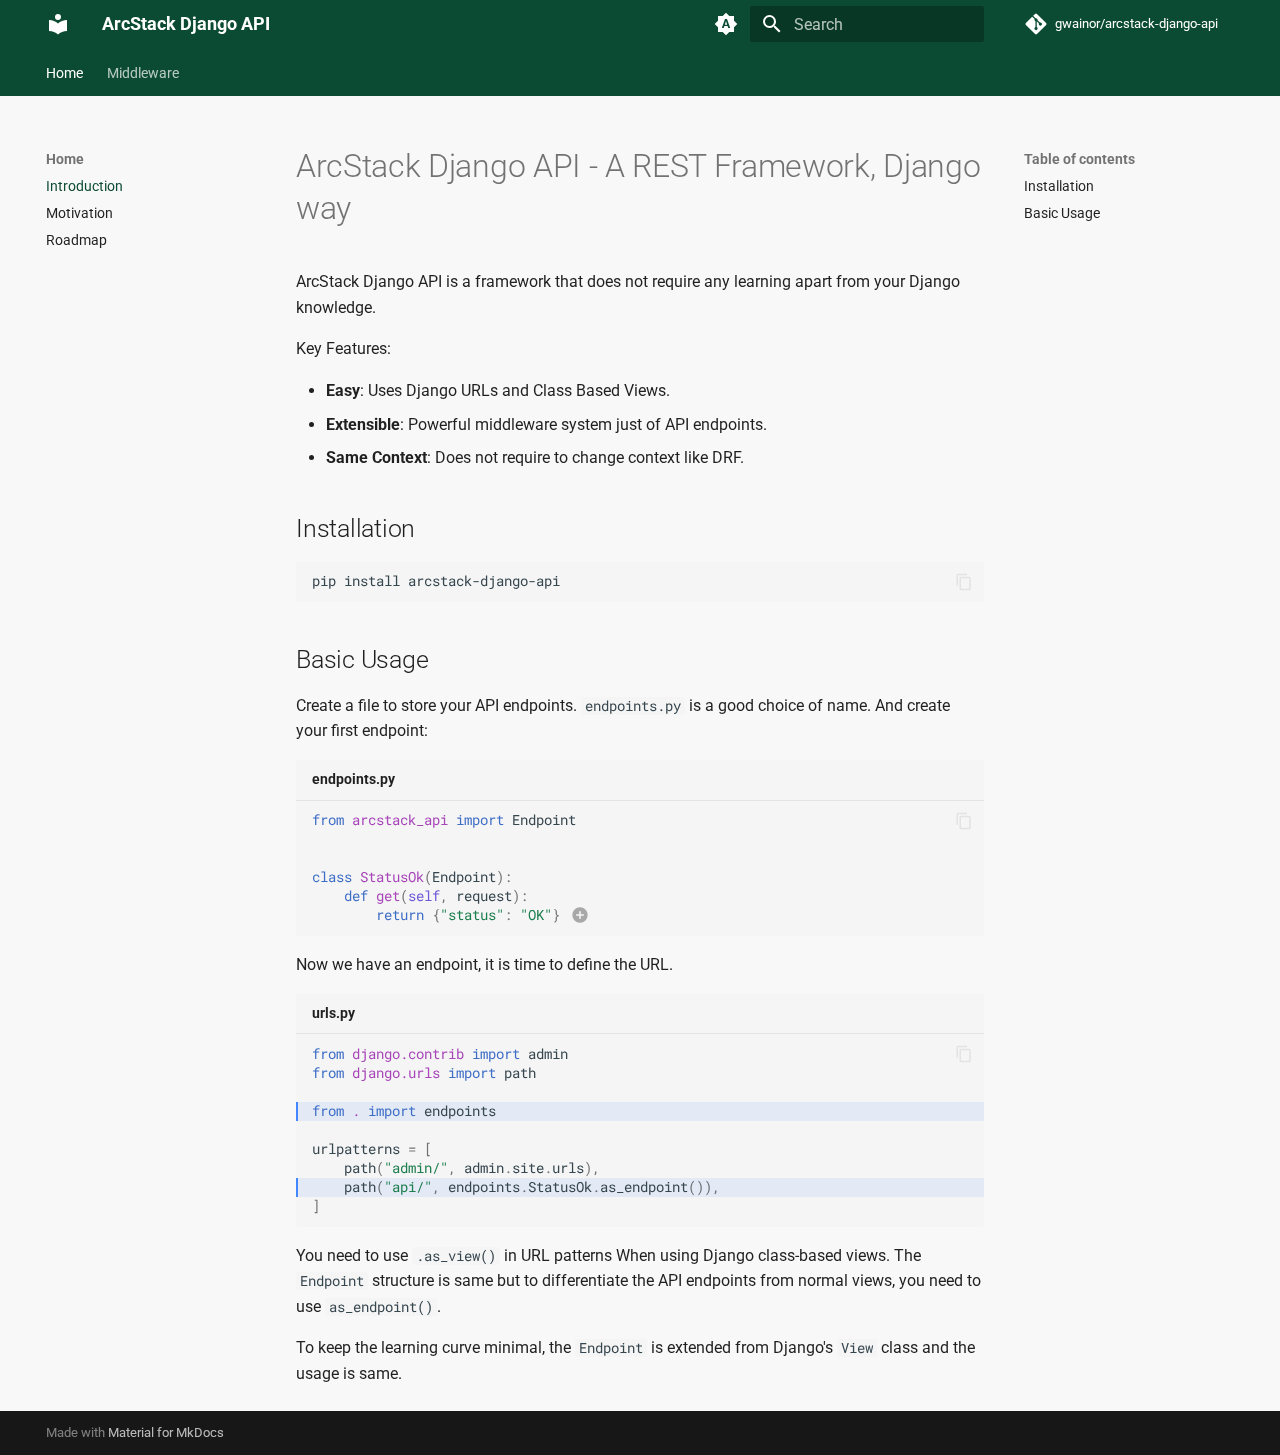
<file: index.html>
<!doctype html>
<html lang="en" class="no-js">
  <head>
    
      <meta charset="utf-8">
      <meta name="viewport" content="width=device-width,initial-scale=1">
      
      
      
        <link rel="canonical" href="https://gwainor.github.io/arcstack-django-api/">
      
      
      
        <link rel="next" href="motivation/">
      
      
      <link rel="icon" href="assets/images/favicon.png">
      <meta name="generator" content="mkdocs-1.6.1, mkdocs-material-9.6.5">
    
    
      
        <title>Introduction - ArcStack Django API</title>
      
    
    
      <link rel="stylesheet" href="assets/stylesheets/main.8608ea7d.min.css">
      
        
        <link rel="stylesheet" href="assets/stylesheets/palette.06af60db.min.css">
      
      


    
    
      
    
    
      
        
        
        <link rel="preconnect" href="https://fonts.gstatic.com" crossorigin>
        <link rel="stylesheet" href="https://fonts.googleapis.com/css?family=Roboto:300,300i,400,400i,700,700i%7CRoboto+Mono:400,400i,700,700i&display=fallback">
        <style>:root{--md-text-font:"Roboto";--md-code-font:"Roboto Mono"}</style>
      
    
    
      <link rel="stylesheet" href="stylesheets/extra.css">
    
    <script>__md_scope=new URL(".",location),__md_hash=e=>[...e].reduce(((e,_)=>(e<<5)-e+_.charCodeAt(0)),0),__md_get=(e,_=localStorage,t=__md_scope)=>JSON.parse(_.getItem(t.pathname+"."+e)),__md_set=(e,_,t=localStorage,a=__md_scope)=>{try{t.setItem(a.pathname+"."+e,JSON.stringify(_))}catch(e){}}</script>
    
      
  


  
  

<script id="__analytics">function __md_analytics(){function e(){dataLayer.push(arguments)}window.dataLayer=window.dataLayer||[],e("js",new Date),e("config","G-VQK6NJJKFW"),document.addEventListener("DOMContentLoaded",(function(){document.forms.search&&document.forms.search.query.addEventListener("blur",(function(){this.value&&e("event","search",{search_term:this.value})}));document$.subscribe((function(){var t=document.forms.feedback;if(void 0!==t)for(var a of t.querySelectorAll("[type=submit]"))a.addEventListener("click",(function(a){a.preventDefault();var n=document.location.pathname,d=this.getAttribute("data-md-value");e("event","feedback",{page:n,data:d}),t.firstElementChild.disabled=!0;var r=t.querySelector(".md-feedback__note [data-md-value='"+d+"']");r&&(r.hidden=!1)})),t.hidden=!1})),location$.subscribe((function(t){e("config","G-VQK6NJJKFW",{page_path:t.pathname})}))}));var t=document.createElement("script");t.async=!0,t.src="https://www.googletagmanager.com/gtag/js?id=G-VQK6NJJKFW",document.getElementById("__analytics").insertAdjacentElement("afterEnd",t)}</script>
  
    <script>"undefined"!=typeof __md_analytics&&__md_analytics()</script>
  

    
    
    
  </head>
  
  
    
    
      
    
    
    
    
    <body dir="ltr" data-md-color-scheme="default" data-md-color-primary="custom" data-md-color-accent="indigo">
  
    
    <input class="md-toggle" data-md-toggle="drawer" type="checkbox" id="__drawer" autocomplete="off">
    <input class="md-toggle" data-md-toggle="search" type="checkbox" id="__search" autocomplete="off">
    <label class="md-overlay" for="__drawer"></label>
    <div data-md-component="skip">
      
        
        <a href="#arcstack-django-api-a-rest-framework-django-way" class="md-skip">
          Skip to content
        </a>
      
    </div>
    <div data-md-component="announce">
      
    </div>
    
    
      

<header class="md-header" data-md-component="header">
  <nav class="md-header__inner md-grid" aria-label="Header">
    <a href="." title="ArcStack Django API" class="md-header__button md-logo" aria-label="ArcStack Django API" data-md-component="logo">
      
  
  <svg xmlns="http://www.w3.org/2000/svg" viewBox="0 0 24 24"><path d="M12 8a3 3 0 0 0 3-3 3 3 0 0 0-3-3 3 3 0 0 0-3 3 3 3 0 0 0 3 3m0 3.54C9.64 9.35 6.5 8 3 8v11c3.5 0 6.64 1.35 9 3.54 2.36-2.19 5.5-3.54 9-3.54V8c-3.5 0-6.64 1.35-9 3.54"/></svg>

    </a>
    <label class="md-header__button md-icon" for="__drawer">
      
      <svg xmlns="http://www.w3.org/2000/svg" viewBox="0 0 24 24"><path d="M3 6h18v2H3zm0 5h18v2H3zm0 5h18v2H3z"/></svg>
    </label>
    <div class="md-header__title" data-md-component="header-title">
      <div class="md-header__ellipsis">
        <div class="md-header__topic">
          <span class="md-ellipsis">
            ArcStack Django API
          </span>
        </div>
        <div class="md-header__topic" data-md-component="header-topic">
          <span class="md-ellipsis">
            
              Introduction
            
          </span>
        </div>
      </div>
    </div>
    
      
        <form class="md-header__option" data-md-component="palette">
  
    
    
    
    <input class="md-option" data-md-color-media="(prefers-color-scheme)" data-md-color-scheme="default" data-md-color-primary="custom" data-md-color-accent="indigo"  aria-label="Switch to light mode"  type="radio" name="__palette" id="__palette_0">
    
      <label class="md-header__button md-icon" title="Switch to light mode" for="__palette_1" hidden>
        <svg xmlns="http://www.w3.org/2000/svg" viewBox="0 0 24 24"><path d="m14.3 16-.7-2h-3.2l-.7 2H7.8L11 7h2l3.2 9zM20 8.69V4h-4.69L12 .69 8.69 4H4v4.69L.69 12 4 15.31V20h4.69L12 23.31 15.31 20H20v-4.69L23.31 12zm-9.15 3.96h2.3L12 9z"/></svg>
      </label>
    
  
    
    
    
    <input class="md-option" data-md-color-media="(prefers-color-scheme: light)" data-md-color-scheme="default" data-md-color-primary="custom" data-md-color-accent="indigo"  aria-label="Switch to dark mode"  type="radio" name="__palette" id="__palette_1">
    
      <label class="md-header__button md-icon" title="Switch to dark mode" for="__palette_2" hidden>
        <svg xmlns="http://www.w3.org/2000/svg" viewBox="0 0 24 24"><path d="m17.75 4.09-2.53 1.94.91 3.06-2.63-1.81-2.63 1.81.91-3.06-2.53-1.94L12.44 4l1.06-3 1.06 3zm3.5 6.91-1.64 1.25.59 1.98-1.7-1.17-1.7 1.17.59-1.98L15.75 11l2.06-.05L18.5 9l.69 1.95zm-2.28 4.95c.83-.08 1.72 1.1 1.19 1.85-.32.45-.66.87-1.08 1.27C15.17 23 8.84 23 4.94 19.07c-3.91-3.9-3.91-10.24 0-14.14.4-.4.82-.76 1.27-1.08.75-.53 1.93.36 1.85 1.19-.27 2.86.69 5.83 2.89 8.02a9.96 9.96 0 0 0 8.02 2.89m-1.64 2.02a12.08 12.08 0 0 1-7.8-3.47c-2.17-2.19-3.33-5-3.49-7.82-2.81 3.14-2.7 7.96.31 10.98 3.02 3.01 7.84 3.12 10.98.31"/></svg>
      </label>
    
  
    
    
    
    <input class="md-option" data-md-color-media="(prefers-color-scheme: dark)" data-md-color-scheme="slate" data-md-color-primary="custom" data-md-color-accent="indigo"  aria-label="Switch to light mode"  type="radio" name="__palette" id="__palette_2">
    
      <label class="md-header__button md-icon" title="Switch to light mode" for="__palette_0" hidden>
        <svg xmlns="http://www.w3.org/2000/svg" viewBox="0 0 24 24"><path d="M12 7a5 5 0 0 1 5 5 5 5 0 0 1-5 5 5 5 0 0 1-5-5 5 5 0 0 1 5-5m0 2a3 3 0 0 0-3 3 3 3 0 0 0 3 3 3 3 0 0 0 3-3 3 3 0 0 0-3-3m0-7 2.39 3.42C13.65 5.15 12.84 5 12 5s-1.65.15-2.39.42zM3.34 7l4.16-.35A7.2 7.2 0 0 0 5.94 8.5c-.44.74-.69 1.5-.83 2.29zm.02 10 1.76-3.77a7.131 7.131 0 0 0 2.38 4.14zM20.65 7l-1.77 3.79a7.02 7.02 0 0 0-2.38-4.15zm-.01 10-4.14.36c.59-.51 1.12-1.14 1.54-1.86.42-.73.69-1.5.83-2.29zM12 22l-2.41-3.44c.74.27 1.55.44 2.41.44.82 0 1.63-.17 2.37-.44z"/></svg>
      </label>
    
  
</form>
      
    
    
      <script>var palette=__md_get("__palette");if(palette&&palette.color){if("(prefers-color-scheme)"===palette.color.media){var media=matchMedia("(prefers-color-scheme: light)"),input=document.querySelector(media.matches?"[data-md-color-media='(prefers-color-scheme: light)']":"[data-md-color-media='(prefers-color-scheme: dark)']");palette.color.media=input.getAttribute("data-md-color-media"),palette.color.scheme=input.getAttribute("data-md-color-scheme"),palette.color.primary=input.getAttribute("data-md-color-primary"),palette.color.accent=input.getAttribute("data-md-color-accent")}for(var[key,value]of Object.entries(palette.color))document.body.setAttribute("data-md-color-"+key,value)}</script>
    
    
    
      <label class="md-header__button md-icon" for="__search">
        
        <svg xmlns="http://www.w3.org/2000/svg" viewBox="0 0 24 24"><path d="M9.5 3A6.5 6.5 0 0 1 16 9.5c0 1.61-.59 3.09-1.56 4.23l.27.27h.79l5 5-1.5 1.5-5-5v-.79l-.27-.27A6.52 6.52 0 0 1 9.5 16 6.5 6.5 0 0 1 3 9.5 6.5 6.5 0 0 1 9.5 3m0 2C7 5 5 7 5 9.5S7 14 9.5 14 14 12 14 9.5 12 5 9.5 5"/></svg>
      </label>
      <div class="md-search" data-md-component="search" role="dialog">
  <label class="md-search__overlay" for="__search"></label>
  <div class="md-search__inner" role="search">
    <form class="md-search__form" name="search">
      <input type="text" class="md-search__input" name="query" aria-label="Search" placeholder="Search" autocapitalize="off" autocorrect="off" autocomplete="off" spellcheck="false" data-md-component="search-query" required>
      <label class="md-search__icon md-icon" for="__search">
        
        <svg xmlns="http://www.w3.org/2000/svg" viewBox="0 0 24 24"><path d="M9.5 3A6.5 6.5 0 0 1 16 9.5c0 1.61-.59 3.09-1.56 4.23l.27.27h.79l5 5-1.5 1.5-5-5v-.79l-.27-.27A6.52 6.52 0 0 1 9.5 16 6.5 6.5 0 0 1 3 9.5 6.5 6.5 0 0 1 9.5 3m0 2C7 5 5 7 5 9.5S7 14 9.5 14 14 12 14 9.5 12 5 9.5 5"/></svg>
        
        <svg xmlns="http://www.w3.org/2000/svg" viewBox="0 0 24 24"><path d="M20 11v2H8l5.5 5.5-1.42 1.42L4.16 12l7.92-7.92L13.5 5.5 8 11z"/></svg>
      </label>
      <nav class="md-search__options" aria-label="Search">
        
        <button type="reset" class="md-search__icon md-icon" title="Clear" aria-label="Clear" tabindex="-1">
          
          <svg xmlns="http://www.w3.org/2000/svg" viewBox="0 0 24 24"><path d="M19 6.41 17.59 5 12 10.59 6.41 5 5 6.41 10.59 12 5 17.59 6.41 19 12 13.41 17.59 19 19 17.59 13.41 12z"/></svg>
        </button>
      </nav>
      
    </form>
    <div class="md-search__output">
      <div class="md-search__scrollwrap" tabindex="0" data-md-scrollfix>
        <div class="md-search-result" data-md-component="search-result">
          <div class="md-search-result__meta">
            Initializing search
          </div>
          <ol class="md-search-result__list" role="presentation"></ol>
        </div>
      </div>
    </div>
  </div>
</div>
    
    
      <div class="md-header__source">
        <a href="https://github.com/gwainor/arcstack-django-api" title="Go to repository" class="md-source" data-md-component="source">
  <div class="md-source__icon md-icon">
    
    <svg xmlns="http://www.w3.org/2000/svg" viewBox="0 0 448 512"><!--! Font Awesome Free 6.7.2 by @fontawesome - https://fontawesome.com License - https://fontawesome.com/license/free (Icons: CC BY 4.0, Fonts: SIL OFL 1.1, Code: MIT License) Copyright 2024 Fonticons, Inc.--><path d="M439.55 236.05 244 40.45a28.87 28.87 0 0 0-40.81 0l-40.66 40.63 51.52 51.52c27.06-9.14 52.68 16.77 43.39 43.68l49.66 49.66c34.23-11.8 61.18 31 35.47 56.69-26.49 26.49-70.21-2.87-56-37.34L240.22 199v121.85c25.3 12.54 22.26 41.85 9.08 55a34.34 34.34 0 0 1-48.55 0c-17.57-17.6-11.07-46.91 11.25-56v-123c-20.8-8.51-24.6-30.74-18.64-45L142.57 101 8.45 235.14a28.86 28.86 0 0 0 0 40.81l195.61 195.6a28.86 28.86 0 0 0 40.8 0l194.69-194.69a28.86 28.86 0 0 0 0-40.81"/></svg>
  </div>
  <div class="md-source__repository">
    gwainor/arcstack-django-api
  </div>
</a>
      </div>
    
  </nav>
  
</header>
    
    <div class="md-container" data-md-component="container">
      
      
        
          
            
<nav class="md-tabs" aria-label="Tabs" data-md-component="tabs">
  <div class="md-grid">
    <ul class="md-tabs__list">
      
        
  
  
    
  
  
    
    
      <li class="md-tabs__item md-tabs__item--active">
        <a href="." class="md-tabs__link">
          
  
  Home

        </a>
      </li>
    
  

      
        
  
  
  
    
    
      <li class="md-tabs__item">
        <a href="middleware/" class="md-tabs__link">
          
  
  Middleware

        </a>
      </li>
    
  

      
    </ul>
  </div>
</nav>
          
        
      
      <main class="md-main" data-md-component="main">
        <div class="md-main__inner md-grid">
          
            
              
              <div class="md-sidebar md-sidebar--primary" data-md-component="sidebar" data-md-type="navigation" >
                <div class="md-sidebar__scrollwrap">
                  <div class="md-sidebar__inner">
                    


  


<nav class="md-nav md-nav--primary md-nav--lifted" aria-label="Navigation" data-md-level="0">
  <label class="md-nav__title" for="__drawer">
    <a href="." title="ArcStack Django API" class="md-nav__button md-logo" aria-label="ArcStack Django API" data-md-component="logo">
      
  
  <svg xmlns="http://www.w3.org/2000/svg" viewBox="0 0 24 24"><path d="M12 8a3 3 0 0 0 3-3 3 3 0 0 0-3-3 3 3 0 0 0-3 3 3 3 0 0 0 3 3m0 3.54C9.64 9.35 6.5 8 3 8v11c3.5 0 6.64 1.35 9 3.54 2.36-2.19 5.5-3.54 9-3.54V8c-3.5 0-6.64 1.35-9 3.54"/></svg>

    </a>
    ArcStack Django API
  </label>
  
    <div class="md-nav__source">
      <a href="https://github.com/gwainor/arcstack-django-api" title="Go to repository" class="md-source" data-md-component="source">
  <div class="md-source__icon md-icon">
    
    <svg xmlns="http://www.w3.org/2000/svg" viewBox="0 0 448 512"><!--! Font Awesome Free 6.7.2 by @fontawesome - https://fontawesome.com License - https://fontawesome.com/license/free (Icons: CC BY 4.0, Fonts: SIL OFL 1.1, Code: MIT License) Copyright 2024 Fonticons, Inc.--><path d="M439.55 236.05 244 40.45a28.87 28.87 0 0 0-40.81 0l-40.66 40.63 51.52 51.52c27.06-9.14 52.68 16.77 43.39 43.68l49.66 49.66c34.23-11.8 61.18 31 35.47 56.69-26.49 26.49-70.21-2.87-56-37.34L240.22 199v121.85c25.3 12.54 22.26 41.85 9.08 55a34.34 34.34 0 0 1-48.55 0c-17.57-17.6-11.07-46.91 11.25-56v-123c-20.8-8.51-24.6-30.74-18.64-45L142.57 101 8.45 235.14a28.86 28.86 0 0 0 0 40.81l195.61 195.6a28.86 28.86 0 0 0 40.8 0l194.69-194.69a28.86 28.86 0 0 0 0-40.81"/></svg>
  </div>
  <div class="md-source__repository">
    gwainor/arcstack-django-api
  </div>
</a>
    </div>
  
  <ul class="md-nav__list" data-md-scrollfix>
    
      
      
  
  
    
  
  
  
    
    
    
      
        
        
      
      
    
    
    <li class="md-nav__item md-nav__item--active md-nav__item--section md-nav__item--nested">
      
        
        
        <input class="md-nav__toggle md-toggle " type="checkbox" id="__nav_1" checked>
        
          
          <label class="md-nav__link" for="__nav_1" id="__nav_1_label" tabindex="">
            
  
  <span class="md-ellipsis">
    Home
    
  </span>
  

            <span class="md-nav__icon md-icon"></span>
          </label>
        
        <nav class="md-nav" data-md-level="1" aria-labelledby="__nav_1_label" aria-expanded="true">
          <label class="md-nav__title" for="__nav_1">
            <span class="md-nav__icon md-icon"></span>
            Home
          </label>
          <ul class="md-nav__list" data-md-scrollfix>
            
              
                
  
  
    
  
  
  
    <li class="md-nav__item md-nav__item--active">
      
      <input class="md-nav__toggle md-toggle" type="checkbox" id="__toc">
      
      
        
      
      
        <label class="md-nav__link md-nav__link--active" for="__toc">
          
  
  <span class="md-ellipsis">
    Introduction
    
  </span>
  

          <span class="md-nav__icon md-icon"></span>
        </label>
      
      <a href="." class="md-nav__link md-nav__link--active">
        
  
  <span class="md-ellipsis">
    Introduction
    
  </span>
  

      </a>
      
        

<nav class="md-nav md-nav--secondary" aria-label="Table of contents">
  
  
  
    
  
  
    <label class="md-nav__title" for="__toc">
      <span class="md-nav__icon md-icon"></span>
      Table of contents
    </label>
    <ul class="md-nav__list" data-md-component="toc" data-md-scrollfix>
      
        <li class="md-nav__item">
  <a href="#installation" class="md-nav__link">
    <span class="md-ellipsis">
      Installation
    </span>
  </a>
  
</li>
      
        <li class="md-nav__item">
  <a href="#basic-usage" class="md-nav__link">
    <span class="md-ellipsis">
      Basic Usage
    </span>
  </a>
  
</li>
      
    </ul>
  
</nav>
      
    </li>
  

              
            
              
                
  
  
  
  
    <li class="md-nav__item">
      <a href="motivation/" class="md-nav__link">
        
  
  <span class="md-ellipsis">
    Motivation
    
  </span>
  

      </a>
    </li>
  

              
            
              
                
  
  
  
  
    <li class="md-nav__item">
      <a href="roadmap/" class="md-nav__link">
        
  
  <span class="md-ellipsis">
    Roadmap
    
  </span>
  

      </a>
    </li>
  

              
            
          </ul>
        </nav>
      
    </li>
  

    
      
      
  
  
  
  
    
    
    
      
      
    
    
    <li class="md-nav__item md-nav__item--nested">
      
        
        
        <input class="md-nav__toggle md-toggle " type="checkbox" id="__nav_2" >
        
          
          <label class="md-nav__link" for="__nav_2" id="__nav_2_label" tabindex="0">
            
  
  <span class="md-ellipsis">
    Middleware
    
  </span>
  

            <span class="md-nav__icon md-icon"></span>
          </label>
        
        <nav class="md-nav" data-md-level="1" aria-labelledby="__nav_2_label" aria-expanded="false">
          <label class="md-nav__title" for="__nav_2">
            <span class="md-nav__icon md-icon"></span>
            Middleware
          </label>
          <ul class="md-nav__list" data-md-scrollfix>
            
              
                
  
  
  
  
    <li class="md-nav__item">
      <a href="middleware/" class="md-nav__link">
        
  
  <span class="md-ellipsis">
    Middleware
    
  </span>
  

      </a>
    </li>
  

              
            
              
                
  
  
  
  
    
    
    
      
      
    
    
    <li class="md-nav__item md-nav__item--nested">
      
        
        
        <input class="md-nav__toggle md-toggle " type="checkbox" id="__nav_2_2" >
        
          
          <label class="md-nav__link" for="__nav_2_2" id="__nav_2_2_label" tabindex="0">
            
  
  <span class="md-ellipsis">
    Built-in middleware
    
  </span>
  

            <span class="md-nav__icon md-icon"></span>
          </label>
        
        <nav class="md-nav" data-md-level="2" aria-labelledby="__nav_2_2_label" aria-expanded="false">
          <label class="md-nav__title" for="__nav_2_2">
            <span class="md-nav__icon md-icon"></span>
            Built-in middleware
          </label>
          <ul class="md-nav__list" data-md-scrollfix>
            
              
                
  
  
  
  
    <li class="md-nav__item">
      <a href="middleware/common/" class="md-nav__link">
        
  
  <span class="md-ellipsis">
    Common Middleware
    
  </span>
  

      </a>
    </li>
  

              
            
          </ul>
        </nav>
      
    </li>
  

              
            
          </ul>
        </nav>
      
    </li>
  

    
  </ul>
</nav>
                  </div>
                </div>
              </div>
            
            
              
              <div class="md-sidebar md-sidebar--secondary" data-md-component="sidebar" data-md-type="toc" >
                <div class="md-sidebar__scrollwrap">
                  <div class="md-sidebar__inner">
                    

<nav class="md-nav md-nav--secondary" aria-label="Table of contents">
  
  
  
    
  
  
    <label class="md-nav__title" for="__toc">
      <span class="md-nav__icon md-icon"></span>
      Table of contents
    </label>
    <ul class="md-nav__list" data-md-component="toc" data-md-scrollfix>
      
        <li class="md-nav__item">
  <a href="#installation" class="md-nav__link">
    <span class="md-ellipsis">
      Installation
    </span>
  </a>
  
</li>
      
        <li class="md-nav__item">
  <a href="#basic-usage" class="md-nav__link">
    <span class="md-ellipsis">
      Basic Usage
    </span>
  </a>
  
</li>
      
    </ul>
  
</nav>
                  </div>
                </div>
              </div>
            
          
          
            <div class="md-content" data-md-component="content">
              <article class="md-content__inner md-typeset">
                
                  


  
  


<h1 id="arcstack-django-api-a-rest-framework-django-way">ArcStack Django API - A REST Framework, Django way</h1>
<p>ArcStack Django API is a framework that does not require any learning apart from
your Django knowledge.</p>
<p>Key Features:</p>
<ul>
<li><strong>Easy</strong>: Uses Django URLs and Class Based Views.</li>
<li><strong>Extensible</strong>: Powerful middleware system just of API endpoints.</li>
<li><strong>Same Context</strong>: Does not require to change context like DRF.</li>
</ul>
<h2 id="installation">Installation</h2>
<div class="highlight"><pre><span></span><code>pip<span class="w"> </span>install<span class="w"> </span>arcstack-django-api
</code></pre></div>
<h2 id="basic-usage">Basic Usage</h2>
<p>Create a file to store your API endpoints. <code>endpoints.py</code> is a good choice of name.
And create your first endpoint:</p>
<div class="highlight"><span class="filename">endpoints.py</span><pre><span></span><code><span class="kn">from</span><span class="w"> </span><span class="nn">arcstack_api</span><span class="w"> </span><span class="kn">import</span> <span class="n">Endpoint</span>


<span class="k">class</span><span class="w"> </span><span class="nc">StatusOk</span><span class="p">(</span><span class="n">Endpoint</span><span class="p">):</span>
    <span class="k">def</span><span class="w"> </span><span class="nf">get</span><span class="p">(</span><span class="bp">self</span><span class="p">,</span> <span class="n">request</span><span class="p">):</span>
        <span class="k">return</span> <span class="p">{</span><span class="s2">&quot;status&quot;</span><span class="p">:</span> <span class="s2">&quot;OK&quot;</span><span class="p">}</span> <span class="c1"># (1)!</span>
</code></pre></div>
<ol>
<li>Notice that return is not a <code>HttpResponse</code>. The ArcStack API checks your return
type and builds an appropriate <code>HttpResponse</code> object thanks to built-in
<code>CommonMiddleware</code>.</li>
</ol>
<p>Now we have an endpoint, it is time to define the URL.</p>
<div class="highlight"><span class="filename">urls.py</span><pre><span></span><code><span class="kn">from</span><span class="w"> </span><span class="nn">django.contrib</span><span class="w"> </span><span class="kn">import</span> <span class="n">admin</span>
<span class="kn">from</span><span class="w"> </span><span class="nn">django.urls</span><span class="w"> </span><span class="kn">import</span> <span class="n">path</span>

<span class="hll"><span class="kn">from</span><span class="w"> </span><span class="nn">.</span><span class="w"> </span><span class="kn">import</span> <span class="n">endpoints</span>
</span>
<span class="n">urlpatterns</span> <span class="o">=</span> <span class="p">[</span>
    <span class="n">path</span><span class="p">(</span><span class="s2">&quot;admin/&quot;</span><span class="p">,</span> <span class="n">admin</span><span class="o">.</span><span class="n">site</span><span class="o">.</span><span class="n">urls</span><span class="p">),</span>
<span class="hll">    <span class="n">path</span><span class="p">(</span><span class="s2">&quot;api/&quot;</span><span class="p">,</span> <span class="n">endpoints</span><span class="o">.</span><span class="n">StatusOk</span><span class="o">.</span><span class="n">as_endpoint</span><span class="p">()),</span>
</span><span class="p">]</span>
</code></pre></div>
<p>You need to use <code>.as_view()</code> in URL patterns When using Django class-based views.
The <code>Endpoint</code> structure is same but to differentiate the API endpoints from
normal views, you need to use <code>as_endpoint()</code>.</p>
<p>To keep the learning curve minimal, the <code>Endpoint</code> is extended from Django's
<code>View</code> class and the usage is same.</p>









  




                
              </article>
            </div>
          
          
<script>var target=document.getElementById(location.hash.slice(1));target&&target.name&&(target.checked=target.name.startsWith("__tabbed_"))</script>
        </div>
        
      </main>
      
        <footer class="md-footer">
  
  <div class="md-footer-meta md-typeset">
    <div class="md-footer-meta__inner md-grid">
      <div class="md-copyright">
  
  
    Made with
    <a href="https://squidfunk.github.io/mkdocs-material/" target="_blank" rel="noopener">
      Material for MkDocs
    </a>
  
</div>
      
    </div>
  </div>
</footer>
      
    </div>
    <div class="md-dialog" data-md-component="dialog">
      <div class="md-dialog__inner md-typeset"></div>
    </div>
    
    
    <script id="__config" type="application/json">{"base": ".", "features": ["navigation.tabs", "content.code.copy", "content.code.select", "content.code.annotate"], "search": "assets/javascripts/workers/search.f8cc74c7.min.js", "translations": {"clipboard.copied": "Copied to clipboard", "clipboard.copy": "Copy to clipboard", "search.result.more.one": "1 more on this page", "search.result.more.other": "# more on this page", "search.result.none": "No matching documents", "search.result.one": "1 matching document", "search.result.other": "# matching documents", "search.result.placeholder": "Type to start searching", "search.result.term.missing": "Missing", "select.version": "Select version"}}</script>
    
    
      <script src="assets/javascripts/bundle.f1b6f286.min.js"></script>
      
    
  </body>
</html>
</file>
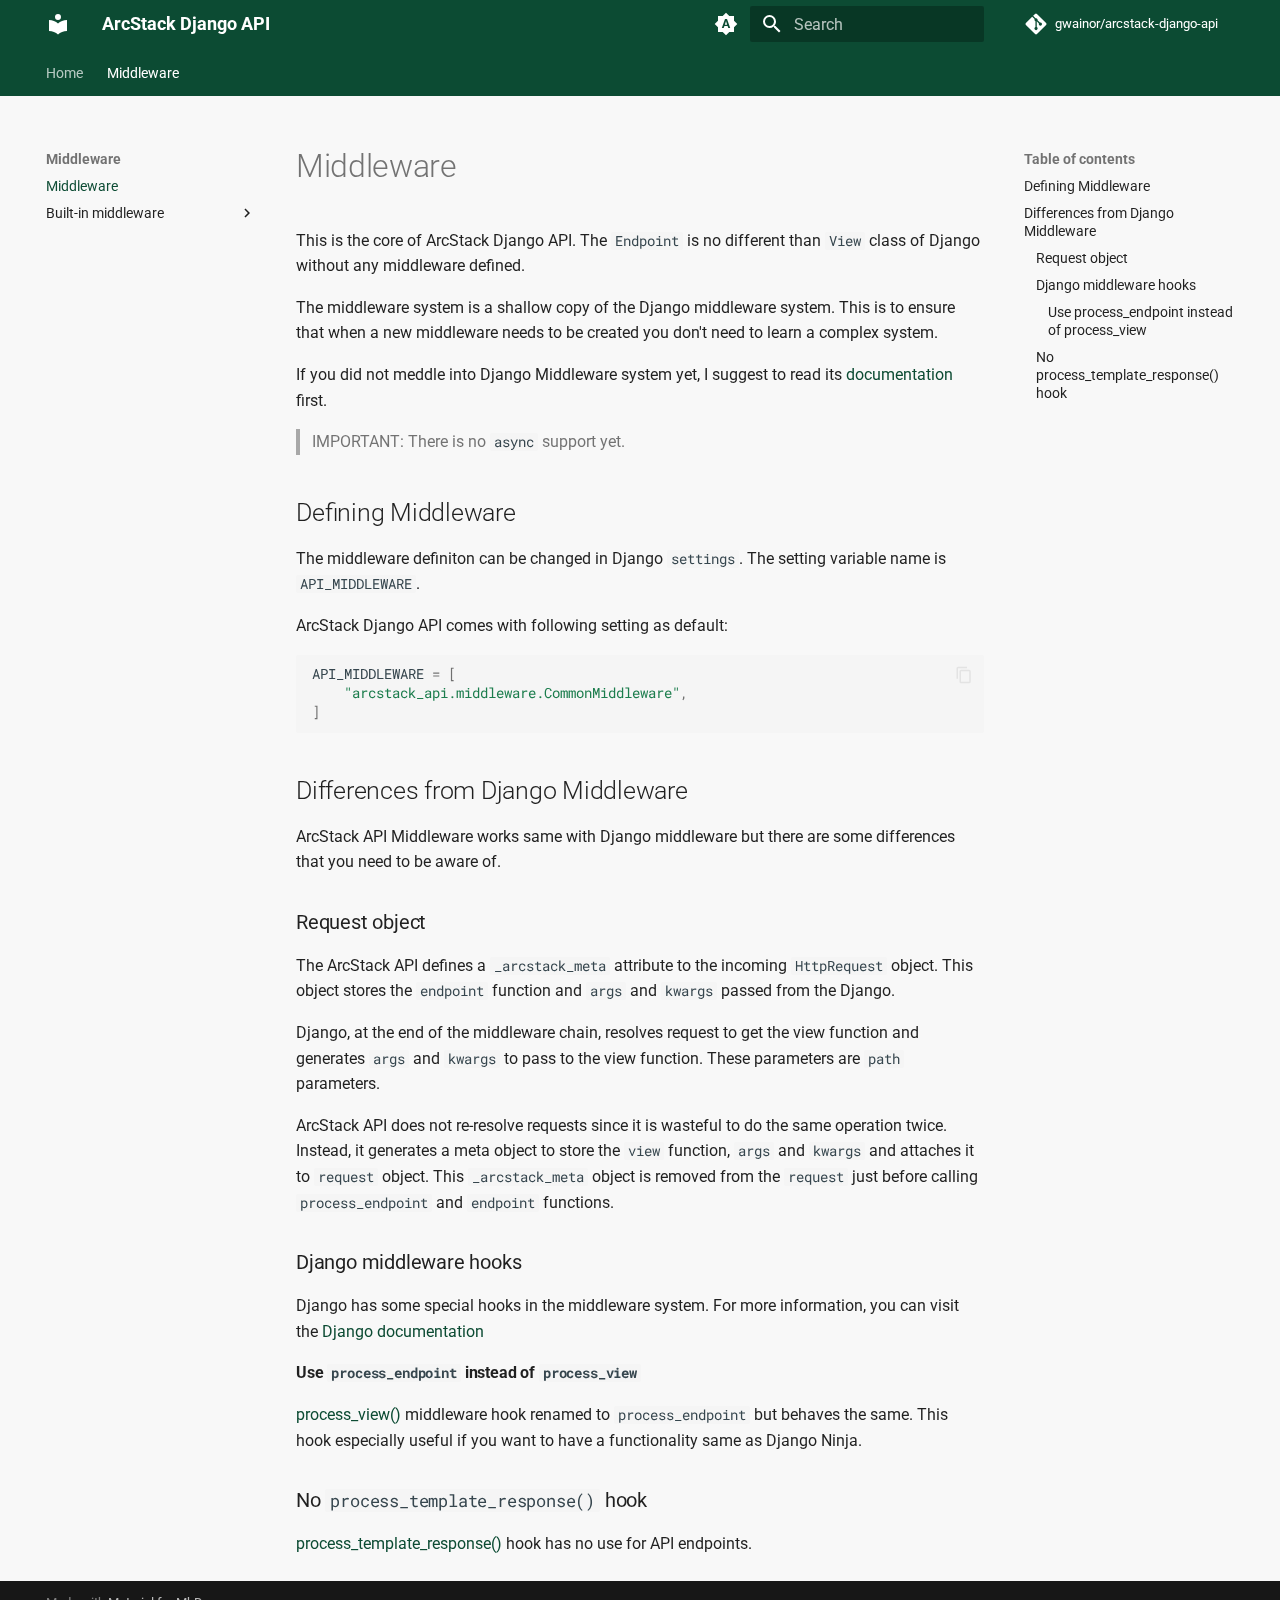
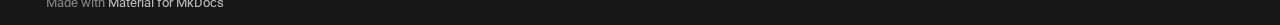
<file: middleware/index.html>
<!doctype html>
<html lang="en" class="no-js">
  <head>
    
      <meta charset="utf-8">
      <meta name="viewport" content="width=device-width,initial-scale=1">
      
      
      
        <link rel="canonical" href="https://gwainor.github.io/arcstack-django-api/middleware/">
      
      
        <link rel="prev" href="../roadmap/">
      
      
        <link rel="next" href="common/">
      
      
      <link rel="icon" href="../assets/images/favicon.png">
      <meta name="generator" content="mkdocs-1.6.1, mkdocs-material-9.6.5">
    
    
      
        <title>Middleware - ArcStack Django API</title>
      
    
    
      <link rel="stylesheet" href="../assets/stylesheets/main.8608ea7d.min.css">
      
        
        <link rel="stylesheet" href="../assets/stylesheets/palette.06af60db.min.css">
      
      


    
    
      
    
    
      
        
        
        <link rel="preconnect" href="https://fonts.gstatic.com" crossorigin>
        <link rel="stylesheet" href="https://fonts.googleapis.com/css?family=Roboto:300,300i,400,400i,700,700i%7CRoboto+Mono:400,400i,700,700i&display=fallback">
        <style>:root{--md-text-font:"Roboto";--md-code-font:"Roboto Mono"}</style>
      
    
    
      <link rel="stylesheet" href="../stylesheets/extra.css">
    
    <script>__md_scope=new URL("..",location),__md_hash=e=>[...e].reduce(((e,_)=>(e<<5)-e+_.charCodeAt(0)),0),__md_get=(e,_=localStorage,t=__md_scope)=>JSON.parse(_.getItem(t.pathname+"."+e)),__md_set=(e,_,t=localStorage,a=__md_scope)=>{try{t.setItem(a.pathname+"."+e,JSON.stringify(_))}catch(e){}}</script>
    
      
  


  
  

<script id="__analytics">function __md_analytics(){function e(){dataLayer.push(arguments)}window.dataLayer=window.dataLayer||[],e("js",new Date),e("config","G-VQK6NJJKFW"),document.addEventListener("DOMContentLoaded",(function(){document.forms.search&&document.forms.search.query.addEventListener("blur",(function(){this.value&&e("event","search",{search_term:this.value})}));document$.subscribe((function(){var t=document.forms.feedback;if(void 0!==t)for(var a of t.querySelectorAll("[type=submit]"))a.addEventListener("click",(function(a){a.preventDefault();var n=document.location.pathname,d=this.getAttribute("data-md-value");e("event","feedback",{page:n,data:d}),t.firstElementChild.disabled=!0;var r=t.querySelector(".md-feedback__note [data-md-value='"+d+"']");r&&(r.hidden=!1)})),t.hidden=!1})),location$.subscribe((function(t){e("config","G-VQK6NJJKFW",{page_path:t.pathname})}))}));var t=document.createElement("script");t.async=!0,t.src="https://www.googletagmanager.com/gtag/js?id=G-VQK6NJJKFW",document.getElementById("__analytics").insertAdjacentElement("afterEnd",t)}</script>
  
    <script>"undefined"!=typeof __md_analytics&&__md_analytics()</script>
  

    
    
    
  </head>
  
  
    
    
      
    
    
    
    
    <body dir="ltr" data-md-color-scheme="default" data-md-color-primary="custom" data-md-color-accent="indigo">
  
    
    <input class="md-toggle" data-md-toggle="drawer" type="checkbox" id="__drawer" autocomplete="off">
    <input class="md-toggle" data-md-toggle="search" type="checkbox" id="__search" autocomplete="off">
    <label class="md-overlay" for="__drawer"></label>
    <div data-md-component="skip">
      
        
        <a href="#middleware" class="md-skip">
          Skip to content
        </a>
      
    </div>
    <div data-md-component="announce">
      
    </div>
    
    
      

<header class="md-header" data-md-component="header">
  <nav class="md-header__inner md-grid" aria-label="Header">
    <a href=".." title="ArcStack Django API" class="md-header__button md-logo" aria-label="ArcStack Django API" data-md-component="logo">
      
  
  <svg xmlns="http://www.w3.org/2000/svg" viewBox="0 0 24 24"><path d="M12 8a3 3 0 0 0 3-3 3 3 0 0 0-3-3 3 3 0 0 0-3 3 3 3 0 0 0 3 3m0 3.54C9.64 9.35 6.5 8 3 8v11c3.5 0 6.64 1.35 9 3.54 2.36-2.19 5.5-3.54 9-3.54V8c-3.5 0-6.64 1.35-9 3.54"/></svg>

    </a>
    <label class="md-header__button md-icon" for="__drawer">
      
      <svg xmlns="http://www.w3.org/2000/svg" viewBox="0 0 24 24"><path d="M3 6h18v2H3zm0 5h18v2H3zm0 5h18v2H3z"/></svg>
    </label>
    <div class="md-header__title" data-md-component="header-title">
      <div class="md-header__ellipsis">
        <div class="md-header__topic">
          <span class="md-ellipsis">
            ArcStack Django API
          </span>
        </div>
        <div class="md-header__topic" data-md-component="header-topic">
          <span class="md-ellipsis">
            
              Middleware
            
          </span>
        </div>
      </div>
    </div>
    
      
        <form class="md-header__option" data-md-component="palette">
  
    
    
    
    <input class="md-option" data-md-color-media="(prefers-color-scheme)" data-md-color-scheme="default" data-md-color-primary="custom" data-md-color-accent="indigo"  aria-label="Switch to light mode"  type="radio" name="__palette" id="__palette_0">
    
      <label class="md-header__button md-icon" title="Switch to light mode" for="__palette_1" hidden>
        <svg xmlns="http://www.w3.org/2000/svg" viewBox="0 0 24 24"><path d="m14.3 16-.7-2h-3.2l-.7 2H7.8L11 7h2l3.2 9zM20 8.69V4h-4.69L12 .69 8.69 4H4v4.69L.69 12 4 15.31V20h4.69L12 23.31 15.31 20H20v-4.69L23.31 12zm-9.15 3.96h2.3L12 9z"/></svg>
      </label>
    
  
    
    
    
    <input class="md-option" data-md-color-media="(prefers-color-scheme: light)" data-md-color-scheme="default" data-md-color-primary="custom" data-md-color-accent="indigo"  aria-label="Switch to dark mode"  type="radio" name="__palette" id="__palette_1">
    
      <label class="md-header__button md-icon" title="Switch to dark mode" for="__palette_2" hidden>
        <svg xmlns="http://www.w3.org/2000/svg" viewBox="0 0 24 24"><path d="m17.75 4.09-2.53 1.94.91 3.06-2.63-1.81-2.63 1.81.91-3.06-2.53-1.94L12.44 4l1.06-3 1.06 3zm3.5 6.91-1.64 1.25.59 1.98-1.7-1.17-1.7 1.17.59-1.98L15.75 11l2.06-.05L18.5 9l.69 1.95zm-2.28 4.95c.83-.08 1.72 1.1 1.19 1.85-.32.45-.66.87-1.08 1.27C15.17 23 8.84 23 4.94 19.07c-3.91-3.9-3.91-10.24 0-14.14.4-.4.82-.76 1.27-1.08.75-.53 1.93.36 1.85 1.19-.27 2.86.69 5.83 2.89 8.02a9.96 9.96 0 0 0 8.02 2.89m-1.64 2.02a12.08 12.08 0 0 1-7.8-3.47c-2.17-2.19-3.33-5-3.49-7.82-2.81 3.14-2.7 7.96.31 10.98 3.02 3.01 7.84 3.12 10.98.31"/></svg>
      </label>
    
  
    
    
    
    <input class="md-option" data-md-color-media="(prefers-color-scheme: dark)" data-md-color-scheme="slate" data-md-color-primary="custom" data-md-color-accent="indigo"  aria-label="Switch to light mode"  type="radio" name="__palette" id="__palette_2">
    
      <label class="md-header__button md-icon" title="Switch to light mode" for="__palette_0" hidden>
        <svg xmlns="http://www.w3.org/2000/svg" viewBox="0 0 24 24"><path d="M12 7a5 5 0 0 1 5 5 5 5 0 0 1-5 5 5 5 0 0 1-5-5 5 5 0 0 1 5-5m0 2a3 3 0 0 0-3 3 3 3 0 0 0 3 3 3 3 0 0 0 3-3 3 3 0 0 0-3-3m0-7 2.39 3.42C13.65 5.15 12.84 5 12 5s-1.65.15-2.39.42zM3.34 7l4.16-.35A7.2 7.2 0 0 0 5.94 8.5c-.44.74-.69 1.5-.83 2.29zm.02 10 1.76-3.77a7.131 7.131 0 0 0 2.38 4.14zM20.65 7l-1.77 3.79a7.02 7.02 0 0 0-2.38-4.15zm-.01 10-4.14.36c.59-.51 1.12-1.14 1.54-1.86.42-.73.69-1.5.83-2.29zM12 22l-2.41-3.44c.74.27 1.55.44 2.41.44.82 0 1.63-.17 2.37-.44z"/></svg>
      </label>
    
  
</form>
      
    
    
      <script>var palette=__md_get("__palette");if(palette&&palette.color){if("(prefers-color-scheme)"===palette.color.media){var media=matchMedia("(prefers-color-scheme: light)"),input=document.querySelector(media.matches?"[data-md-color-media='(prefers-color-scheme: light)']":"[data-md-color-media='(prefers-color-scheme: dark)']");palette.color.media=input.getAttribute("data-md-color-media"),palette.color.scheme=input.getAttribute("data-md-color-scheme"),palette.color.primary=input.getAttribute("data-md-color-primary"),palette.color.accent=input.getAttribute("data-md-color-accent")}for(var[key,value]of Object.entries(palette.color))document.body.setAttribute("data-md-color-"+key,value)}</script>
    
    
    
      <label class="md-header__button md-icon" for="__search">
        
        <svg xmlns="http://www.w3.org/2000/svg" viewBox="0 0 24 24"><path d="M9.5 3A6.5 6.5 0 0 1 16 9.5c0 1.61-.59 3.09-1.56 4.23l.27.27h.79l5 5-1.5 1.5-5-5v-.79l-.27-.27A6.52 6.52 0 0 1 9.5 16 6.5 6.5 0 0 1 3 9.5 6.5 6.5 0 0 1 9.5 3m0 2C7 5 5 7 5 9.5S7 14 9.5 14 14 12 14 9.5 12 5 9.5 5"/></svg>
      </label>
      <div class="md-search" data-md-component="search" role="dialog">
  <label class="md-search__overlay" for="__search"></label>
  <div class="md-search__inner" role="search">
    <form class="md-search__form" name="search">
      <input type="text" class="md-search__input" name="query" aria-label="Search" placeholder="Search" autocapitalize="off" autocorrect="off" autocomplete="off" spellcheck="false" data-md-component="search-query" required>
      <label class="md-search__icon md-icon" for="__search">
        
        <svg xmlns="http://www.w3.org/2000/svg" viewBox="0 0 24 24"><path d="M9.5 3A6.5 6.5 0 0 1 16 9.5c0 1.61-.59 3.09-1.56 4.23l.27.27h.79l5 5-1.5 1.5-5-5v-.79l-.27-.27A6.52 6.52 0 0 1 9.5 16 6.5 6.5 0 0 1 3 9.5 6.5 6.5 0 0 1 9.5 3m0 2C7 5 5 7 5 9.5S7 14 9.5 14 14 12 14 9.5 12 5 9.5 5"/></svg>
        
        <svg xmlns="http://www.w3.org/2000/svg" viewBox="0 0 24 24"><path d="M20 11v2H8l5.5 5.5-1.42 1.42L4.16 12l7.92-7.92L13.5 5.5 8 11z"/></svg>
      </label>
      <nav class="md-search__options" aria-label="Search">
        
        <button type="reset" class="md-search__icon md-icon" title="Clear" aria-label="Clear" tabindex="-1">
          
          <svg xmlns="http://www.w3.org/2000/svg" viewBox="0 0 24 24"><path d="M19 6.41 17.59 5 12 10.59 6.41 5 5 6.41 10.59 12 5 17.59 6.41 19 12 13.41 17.59 19 19 17.59 13.41 12z"/></svg>
        </button>
      </nav>
      
    </form>
    <div class="md-search__output">
      <div class="md-search__scrollwrap" tabindex="0" data-md-scrollfix>
        <div class="md-search-result" data-md-component="search-result">
          <div class="md-search-result__meta">
            Initializing search
          </div>
          <ol class="md-search-result__list" role="presentation"></ol>
        </div>
      </div>
    </div>
  </div>
</div>
    
    
      <div class="md-header__source">
        <a href="https://github.com/gwainor/arcstack-django-api" title="Go to repository" class="md-source" data-md-component="source">
  <div class="md-source__icon md-icon">
    
    <svg xmlns="http://www.w3.org/2000/svg" viewBox="0 0 448 512"><!--! Font Awesome Free 6.7.2 by @fontawesome - https://fontawesome.com License - https://fontawesome.com/license/free (Icons: CC BY 4.0, Fonts: SIL OFL 1.1, Code: MIT License) Copyright 2024 Fonticons, Inc.--><path d="M439.55 236.05 244 40.45a28.87 28.87 0 0 0-40.81 0l-40.66 40.63 51.52 51.52c27.06-9.14 52.68 16.77 43.39 43.68l49.66 49.66c34.23-11.8 61.18 31 35.47 56.69-26.49 26.49-70.21-2.87-56-37.34L240.22 199v121.85c25.3 12.54 22.26 41.85 9.08 55a34.34 34.34 0 0 1-48.55 0c-17.57-17.6-11.07-46.91 11.25-56v-123c-20.8-8.51-24.6-30.74-18.64-45L142.57 101 8.45 235.14a28.86 28.86 0 0 0 0 40.81l195.61 195.6a28.86 28.86 0 0 0 40.8 0l194.69-194.69a28.86 28.86 0 0 0 0-40.81"/></svg>
  </div>
  <div class="md-source__repository">
    gwainor/arcstack-django-api
  </div>
</a>
      </div>
    
  </nav>
  
</header>
    
    <div class="md-container" data-md-component="container">
      
      
        
          
            
<nav class="md-tabs" aria-label="Tabs" data-md-component="tabs">
  <div class="md-grid">
    <ul class="md-tabs__list">
      
        
  
  
  
    
    
      <li class="md-tabs__item">
        <a href=".." class="md-tabs__link">
          
  
  Home

        </a>
      </li>
    
  

      
        
  
  
    
  
  
    
    
      <li class="md-tabs__item md-tabs__item--active">
        <a href="./" class="md-tabs__link">
          
  
  Middleware

        </a>
      </li>
    
  

      
    </ul>
  </div>
</nav>
          
        
      
      <main class="md-main" data-md-component="main">
        <div class="md-main__inner md-grid">
          
            
              
              <div class="md-sidebar md-sidebar--primary" data-md-component="sidebar" data-md-type="navigation" >
                <div class="md-sidebar__scrollwrap">
                  <div class="md-sidebar__inner">
                    


  


<nav class="md-nav md-nav--primary md-nav--lifted" aria-label="Navigation" data-md-level="0">
  <label class="md-nav__title" for="__drawer">
    <a href=".." title="ArcStack Django API" class="md-nav__button md-logo" aria-label="ArcStack Django API" data-md-component="logo">
      
  
  <svg xmlns="http://www.w3.org/2000/svg" viewBox="0 0 24 24"><path d="M12 8a3 3 0 0 0 3-3 3 3 0 0 0-3-3 3 3 0 0 0-3 3 3 3 0 0 0 3 3m0 3.54C9.64 9.35 6.5 8 3 8v11c3.5 0 6.64 1.35 9 3.54 2.36-2.19 5.5-3.54 9-3.54V8c-3.5 0-6.64 1.35-9 3.54"/></svg>

    </a>
    ArcStack Django API
  </label>
  
    <div class="md-nav__source">
      <a href="https://github.com/gwainor/arcstack-django-api" title="Go to repository" class="md-source" data-md-component="source">
  <div class="md-source__icon md-icon">
    
    <svg xmlns="http://www.w3.org/2000/svg" viewBox="0 0 448 512"><!--! Font Awesome Free 6.7.2 by @fontawesome - https://fontawesome.com License - https://fontawesome.com/license/free (Icons: CC BY 4.0, Fonts: SIL OFL 1.1, Code: MIT License) Copyright 2024 Fonticons, Inc.--><path d="M439.55 236.05 244 40.45a28.87 28.87 0 0 0-40.81 0l-40.66 40.63 51.52 51.52c27.06-9.14 52.68 16.77 43.39 43.68l49.66 49.66c34.23-11.8 61.18 31 35.47 56.69-26.49 26.49-70.21-2.87-56-37.34L240.22 199v121.85c25.3 12.54 22.26 41.85 9.08 55a34.34 34.34 0 0 1-48.55 0c-17.57-17.6-11.07-46.91 11.25-56v-123c-20.8-8.51-24.6-30.74-18.64-45L142.57 101 8.45 235.14a28.86 28.86 0 0 0 0 40.81l195.61 195.6a28.86 28.86 0 0 0 40.8 0l194.69-194.69a28.86 28.86 0 0 0 0-40.81"/></svg>
  </div>
  <div class="md-source__repository">
    gwainor/arcstack-django-api
  </div>
</a>
    </div>
  
  <ul class="md-nav__list" data-md-scrollfix>
    
      
      
  
  
  
  
    
    
    
      
      
    
    
    <li class="md-nav__item md-nav__item--nested">
      
        
        
        <input class="md-nav__toggle md-toggle " type="checkbox" id="__nav_1" >
        
          
          <label class="md-nav__link" for="__nav_1" id="__nav_1_label" tabindex="0">
            
  
  <span class="md-ellipsis">
    Home
    
  </span>
  

            <span class="md-nav__icon md-icon"></span>
          </label>
        
        <nav class="md-nav" data-md-level="1" aria-labelledby="__nav_1_label" aria-expanded="false">
          <label class="md-nav__title" for="__nav_1">
            <span class="md-nav__icon md-icon"></span>
            Home
          </label>
          <ul class="md-nav__list" data-md-scrollfix>
            
              
                
  
  
  
  
    <li class="md-nav__item">
      <a href=".." class="md-nav__link">
        
  
  <span class="md-ellipsis">
    Introduction
    
  </span>
  

      </a>
    </li>
  

              
            
              
                
  
  
  
  
    <li class="md-nav__item">
      <a href="../motivation/" class="md-nav__link">
        
  
  <span class="md-ellipsis">
    Motivation
    
  </span>
  

      </a>
    </li>
  

              
            
              
                
  
  
  
  
    <li class="md-nav__item">
      <a href="../roadmap/" class="md-nav__link">
        
  
  <span class="md-ellipsis">
    Roadmap
    
  </span>
  

      </a>
    </li>
  

              
            
          </ul>
        </nav>
      
    </li>
  

    
      
      
  
  
    
  
  
  
    
    
    
      
        
        
      
      
    
    
    <li class="md-nav__item md-nav__item--active md-nav__item--section md-nav__item--nested">
      
        
        
        <input class="md-nav__toggle md-toggle " type="checkbox" id="__nav_2" checked>
        
          
          <label class="md-nav__link" for="__nav_2" id="__nav_2_label" tabindex="">
            
  
  <span class="md-ellipsis">
    Middleware
    
  </span>
  

            <span class="md-nav__icon md-icon"></span>
          </label>
        
        <nav class="md-nav" data-md-level="1" aria-labelledby="__nav_2_label" aria-expanded="true">
          <label class="md-nav__title" for="__nav_2">
            <span class="md-nav__icon md-icon"></span>
            Middleware
          </label>
          <ul class="md-nav__list" data-md-scrollfix>
            
              
                
  
  
    
  
  
  
    <li class="md-nav__item md-nav__item--active">
      
      <input class="md-nav__toggle md-toggle" type="checkbox" id="__toc">
      
      
        
      
      
        <label class="md-nav__link md-nav__link--active" for="__toc">
          
  
  <span class="md-ellipsis">
    Middleware
    
  </span>
  

          <span class="md-nav__icon md-icon"></span>
        </label>
      
      <a href="./" class="md-nav__link md-nav__link--active">
        
  
  <span class="md-ellipsis">
    Middleware
    
  </span>
  

      </a>
      
        

<nav class="md-nav md-nav--secondary" aria-label="Table of contents">
  
  
  
    
  
  
    <label class="md-nav__title" for="__toc">
      <span class="md-nav__icon md-icon"></span>
      Table of contents
    </label>
    <ul class="md-nav__list" data-md-component="toc" data-md-scrollfix>
      
        <li class="md-nav__item">
  <a href="#defining-middleware" class="md-nav__link">
    <span class="md-ellipsis">
      Defining Middleware
    </span>
  </a>
  
</li>
      
        <li class="md-nav__item">
  <a href="#differences-from-django-middleware" class="md-nav__link">
    <span class="md-ellipsis">
      Differences from Django Middleware
    </span>
  </a>
  
    <nav class="md-nav" aria-label="Differences from Django Middleware">
      <ul class="md-nav__list">
        
          <li class="md-nav__item">
  <a href="#request-object" class="md-nav__link">
    <span class="md-ellipsis">
      Request object
    </span>
  </a>
  
</li>
        
          <li class="md-nav__item">
  <a href="#django-middleware-hooks" class="md-nav__link">
    <span class="md-ellipsis">
      Django middleware hooks
    </span>
  </a>
  
    <nav class="md-nav" aria-label="Django middleware hooks">
      <ul class="md-nav__list">
        
          <li class="md-nav__item">
  <a href="#use-process_endpoint-instead-of-process_view" class="md-nav__link">
    <span class="md-ellipsis">
      Use process_endpoint instead of process_view
    </span>
  </a>
  
</li>
        
      </ul>
    </nav>
  
</li>
        
          <li class="md-nav__item">
  <a href="#no-process_template_response-hook" class="md-nav__link">
    <span class="md-ellipsis">
      No process_template_response() hook
    </span>
  </a>
  
</li>
        
      </ul>
    </nav>
  
</li>
      
    </ul>
  
</nav>
      
    </li>
  

              
            
              
                
  
  
  
  
    
    
    
      
      
    
    
    <li class="md-nav__item md-nav__item--nested">
      
        
        
        <input class="md-nav__toggle md-toggle " type="checkbox" id="__nav_2_2" >
        
          
          <label class="md-nav__link" for="__nav_2_2" id="__nav_2_2_label" tabindex="0">
            
  
  <span class="md-ellipsis">
    Built-in middleware
    
  </span>
  

            <span class="md-nav__icon md-icon"></span>
          </label>
        
        <nav class="md-nav" data-md-level="2" aria-labelledby="__nav_2_2_label" aria-expanded="false">
          <label class="md-nav__title" for="__nav_2_2">
            <span class="md-nav__icon md-icon"></span>
            Built-in middleware
          </label>
          <ul class="md-nav__list" data-md-scrollfix>
            
              
                
  
  
  
  
    <li class="md-nav__item">
      <a href="common/" class="md-nav__link">
        
  
  <span class="md-ellipsis">
    Common Middleware
    
  </span>
  

      </a>
    </li>
  

              
            
          </ul>
        </nav>
      
    </li>
  

              
            
          </ul>
        </nav>
      
    </li>
  

    
  </ul>
</nav>
                  </div>
                </div>
              </div>
            
            
              
              <div class="md-sidebar md-sidebar--secondary" data-md-component="sidebar" data-md-type="toc" >
                <div class="md-sidebar__scrollwrap">
                  <div class="md-sidebar__inner">
                    

<nav class="md-nav md-nav--secondary" aria-label="Table of contents">
  
  
  
    
  
  
    <label class="md-nav__title" for="__toc">
      <span class="md-nav__icon md-icon"></span>
      Table of contents
    </label>
    <ul class="md-nav__list" data-md-component="toc" data-md-scrollfix>
      
        <li class="md-nav__item">
  <a href="#defining-middleware" class="md-nav__link">
    <span class="md-ellipsis">
      Defining Middleware
    </span>
  </a>
  
</li>
      
        <li class="md-nav__item">
  <a href="#differences-from-django-middleware" class="md-nav__link">
    <span class="md-ellipsis">
      Differences from Django Middleware
    </span>
  </a>
  
    <nav class="md-nav" aria-label="Differences from Django Middleware">
      <ul class="md-nav__list">
        
          <li class="md-nav__item">
  <a href="#request-object" class="md-nav__link">
    <span class="md-ellipsis">
      Request object
    </span>
  </a>
  
</li>
        
          <li class="md-nav__item">
  <a href="#django-middleware-hooks" class="md-nav__link">
    <span class="md-ellipsis">
      Django middleware hooks
    </span>
  </a>
  
    <nav class="md-nav" aria-label="Django middleware hooks">
      <ul class="md-nav__list">
        
          <li class="md-nav__item">
  <a href="#use-process_endpoint-instead-of-process_view" class="md-nav__link">
    <span class="md-ellipsis">
      Use process_endpoint instead of process_view
    </span>
  </a>
  
</li>
        
      </ul>
    </nav>
  
</li>
        
          <li class="md-nav__item">
  <a href="#no-process_template_response-hook" class="md-nav__link">
    <span class="md-ellipsis">
      No process_template_response() hook
    </span>
  </a>
  
</li>
        
      </ul>
    </nav>
  
</li>
      
    </ul>
  
</nav>
                  </div>
                </div>
              </div>
            
          
          
            <div class="md-content" data-md-component="content">
              <article class="md-content__inner md-typeset">
                
                  


  
  


<h1 id="middleware">Middleware</h1>
<p>This is the core of ArcStack Django API. The <code>Endpoint</code> is no different than
<code>View</code> class of Django without any middleware defined.</p>
<p>The middleware system is a shallow copy of the Django middleware system.
This is to ensure that when a new middleware needs to be created you don't
need to learn a complex system.</p>
<p>If you did not meddle into Django Middleware system yet, I suggest to read
its <a href="https://docs.djangoproject.com/en/5.1/topics/http/middleware/">documentation</a> first.</p>
<blockquote>
<p>IMPORTANT: There is no <code>async</code> support yet.</p>
</blockquote>
<h2 id="defining-middleware">Defining Middleware</h2>
<p>The middleware definiton can be changed in Django <code>settings</code>. The setting
variable name is <code>API_MIDDLEWARE</code>.</p>
<p>ArcStack Django API comes with following setting as default:</p>
<div class="highlight"><pre><span></span><code><span class="n">API_MIDDLEWARE</span> <span class="o">=</span> <span class="p">[</span>
    <span class="s2">&quot;arcstack_api.middleware.CommonMiddleware&quot;</span><span class="p">,</span>
<span class="p">]</span>
</code></pre></div>
<h2 id="differences-from-django-middleware">Differences from Django Middleware</h2>
<p>ArcStack API Middleware works same with Django middleware but there are
some differences that you need to be aware of.</p>
<h3 id="request-object">Request object</h3>
<p>The ArcStack API defines a <code>_arcstack_meta</code> attribute to the incoming
<code>HttpRequest</code> object. This object stores the <code>endpoint</code> function and
<code>args</code> and <code>kwargs</code> passed from the Django.</p>
<p>Django, at the end of the middleware chain, resolves request to get the view
function and generates <code>args</code> and <code>kwargs</code> to pass to the view function.
These parameters are <code>path</code> parameters.</p>
<p>ArcStack API does not re-resolve requests since it is wasteful to do the same
operation twice. Instead, it generates a meta object to store the <code>view</code>
function, <code>args</code> and <code>kwargs</code> and attaches it to <code>request</code> object. This
<code>_arcstack_meta</code> object is removed from the <code>request</code> just before calling
<code>process_endpoint</code> and <code>endpoint</code> functions.</p>
<h3 id="django-middleware-hooks">Django middleware hooks</h3>
<p>Django has some special hooks in the middleware system. For more information,
you can visit the <a href="https://docs.djangoproject.com/en/5.1/topics/http/middleware/#other-middleware-hooks">Django documentation</a></p>
<h4 id="use-process_endpoint-instead-of-process_view">Use <code>process_endpoint</code> instead of <code>process_view</code></h4>
<p><a href="https://docs.djangoproject.com/en/5.1/topics/http/middleware/#process-view">process_view()</a>
middleware hook renamed to <code>process_endpoint</code> but behaves the same. This
hook especially useful if you want to have a functionality same as Django Ninja.</p>
<h3 id="no-process_template_response-hook">No <code>process_template_response()</code> hook</h3>
<p><a href="https://docs.djangoproject.com/en/5.1/topics/http/middleware/#process-template-response">process_template_response()</a>
hook has no use for API endpoints.</p>









  




                
              </article>
            </div>
          
          
<script>var target=document.getElementById(location.hash.slice(1));target&&target.name&&(target.checked=target.name.startsWith("__tabbed_"))</script>
        </div>
        
      </main>
      
        <footer class="md-footer">
  
  <div class="md-footer-meta md-typeset">
    <div class="md-footer-meta__inner md-grid">
      <div class="md-copyright">
  
  
    Made with
    <a href="https://squidfunk.github.io/mkdocs-material/" target="_blank" rel="noopener">
      Material for MkDocs
    </a>
  
</div>
      
    </div>
  </div>
</footer>
      
    </div>
    <div class="md-dialog" data-md-component="dialog">
      <div class="md-dialog__inner md-typeset"></div>
    </div>
    
    
    <script id="__config" type="application/json">{"base": "..", "features": ["navigation.tabs", "content.code.copy", "content.code.select", "content.code.annotate"], "search": "../assets/javascripts/workers/search.f8cc74c7.min.js", "translations": {"clipboard.copied": "Copied to clipboard", "clipboard.copy": "Copy to clipboard", "search.result.more.one": "1 more on this page", "search.result.more.other": "# more on this page", "search.result.none": "No matching documents", "search.result.one": "1 matching document", "search.result.other": "# matching documents", "search.result.placeholder": "Type to start searching", "search.result.term.missing": "Missing", "select.version": "Select version"}}</script>
    
    
      <script src="../assets/javascripts/bundle.f1b6f286.min.js"></script>
      
    
  </body>
</html>
</file>
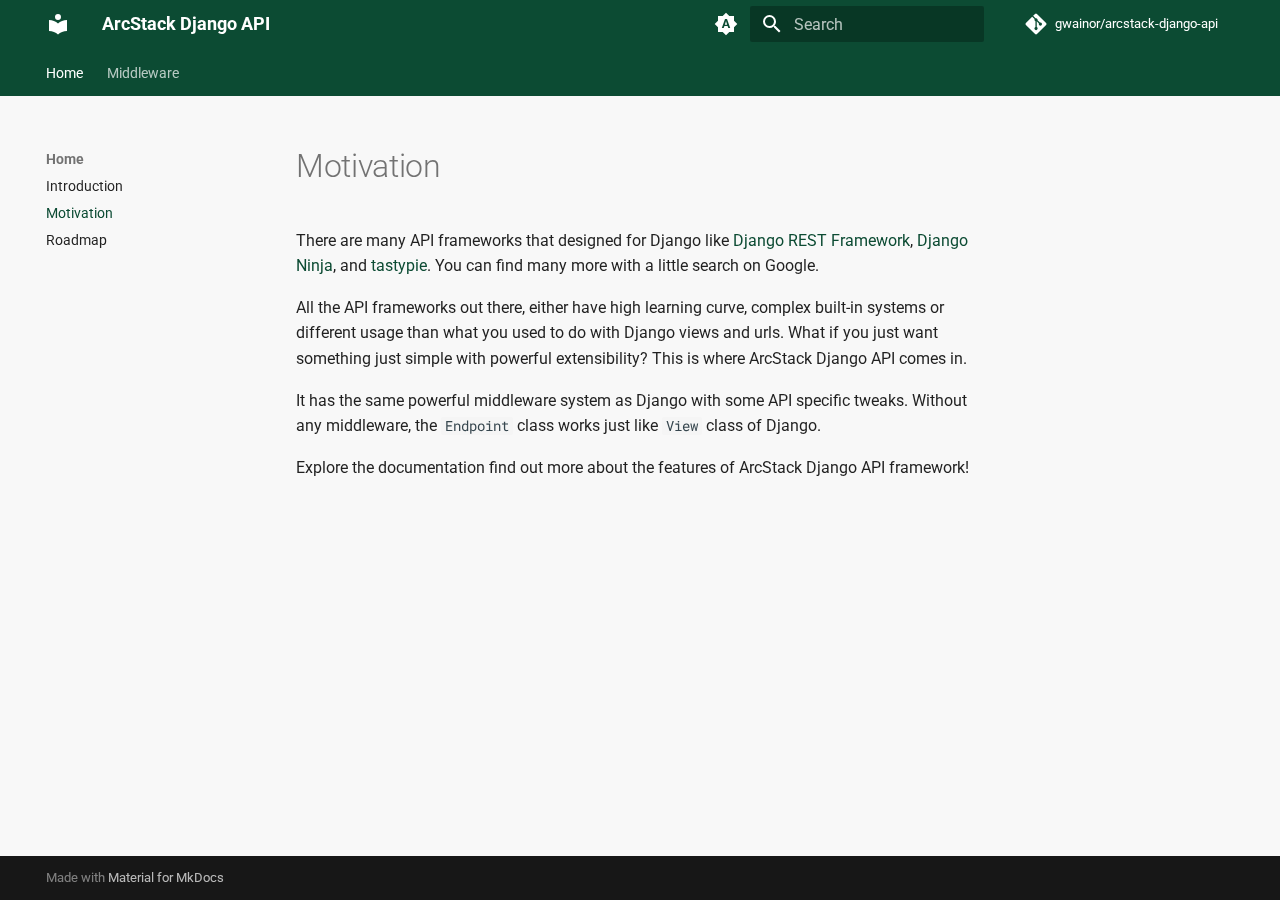
<file: motivation/index.html>
<!doctype html>
<html lang="en" class="no-js">
  <head>
    
      <meta charset="utf-8">
      <meta name="viewport" content="width=device-width,initial-scale=1">
      
      
      
        <link rel="canonical" href="https://gwainor.github.io/arcstack-django-api/motivation/">
      
      
        <link rel="prev" href="..">
      
      
        <link rel="next" href="../roadmap/">
      
      
      <link rel="icon" href="../assets/images/favicon.png">
      <meta name="generator" content="mkdocs-1.6.1, mkdocs-material-9.6.5">
    
    
      
        <title>Motivation - ArcStack Django API</title>
      
    
    
      <link rel="stylesheet" href="../assets/stylesheets/main.8608ea7d.min.css">
      
        
        <link rel="stylesheet" href="../assets/stylesheets/palette.06af60db.min.css">
      
      


    
    
      
    
    
      
        
        
        <link rel="preconnect" href="https://fonts.gstatic.com" crossorigin>
        <link rel="stylesheet" href="https://fonts.googleapis.com/css?family=Roboto:300,300i,400,400i,700,700i%7CRoboto+Mono:400,400i,700,700i&display=fallback">
        <style>:root{--md-text-font:"Roboto";--md-code-font:"Roboto Mono"}</style>
      
    
    
      <link rel="stylesheet" href="../stylesheets/extra.css">
    
    <script>__md_scope=new URL("..",location),__md_hash=e=>[...e].reduce(((e,_)=>(e<<5)-e+_.charCodeAt(0)),0),__md_get=(e,_=localStorage,t=__md_scope)=>JSON.parse(_.getItem(t.pathname+"."+e)),__md_set=(e,_,t=localStorage,a=__md_scope)=>{try{t.setItem(a.pathname+"."+e,JSON.stringify(_))}catch(e){}}</script>
    
      
  


  
  

<script id="__analytics">function __md_analytics(){function e(){dataLayer.push(arguments)}window.dataLayer=window.dataLayer||[],e("js",new Date),e("config","G-VQK6NJJKFW"),document.addEventListener("DOMContentLoaded",(function(){document.forms.search&&document.forms.search.query.addEventListener("blur",(function(){this.value&&e("event","search",{search_term:this.value})}));document$.subscribe((function(){var t=document.forms.feedback;if(void 0!==t)for(var a of t.querySelectorAll("[type=submit]"))a.addEventListener("click",(function(a){a.preventDefault();var n=document.location.pathname,d=this.getAttribute("data-md-value");e("event","feedback",{page:n,data:d}),t.firstElementChild.disabled=!0;var r=t.querySelector(".md-feedback__note [data-md-value='"+d+"']");r&&(r.hidden=!1)})),t.hidden=!1})),location$.subscribe((function(t){e("config","G-VQK6NJJKFW",{page_path:t.pathname})}))}));var t=document.createElement("script");t.async=!0,t.src="https://www.googletagmanager.com/gtag/js?id=G-VQK6NJJKFW",document.getElementById("__analytics").insertAdjacentElement("afterEnd",t)}</script>
  
    <script>"undefined"!=typeof __md_analytics&&__md_analytics()</script>
  

    
    
    
  </head>
  
  
    
    
      
    
    
    
    
    <body dir="ltr" data-md-color-scheme="default" data-md-color-primary="custom" data-md-color-accent="indigo">
  
    
    <input class="md-toggle" data-md-toggle="drawer" type="checkbox" id="__drawer" autocomplete="off">
    <input class="md-toggle" data-md-toggle="search" type="checkbox" id="__search" autocomplete="off">
    <label class="md-overlay" for="__drawer"></label>
    <div data-md-component="skip">
      
        
        <a href="#motivation" class="md-skip">
          Skip to content
        </a>
      
    </div>
    <div data-md-component="announce">
      
    </div>
    
    
      

<header class="md-header" data-md-component="header">
  <nav class="md-header__inner md-grid" aria-label="Header">
    <a href=".." title="ArcStack Django API" class="md-header__button md-logo" aria-label="ArcStack Django API" data-md-component="logo">
      
  
  <svg xmlns="http://www.w3.org/2000/svg" viewBox="0 0 24 24"><path d="M12 8a3 3 0 0 0 3-3 3 3 0 0 0-3-3 3 3 0 0 0-3 3 3 3 0 0 0 3 3m0 3.54C9.64 9.35 6.5 8 3 8v11c3.5 0 6.64 1.35 9 3.54 2.36-2.19 5.5-3.54 9-3.54V8c-3.5 0-6.64 1.35-9 3.54"/></svg>

    </a>
    <label class="md-header__button md-icon" for="__drawer">
      
      <svg xmlns="http://www.w3.org/2000/svg" viewBox="0 0 24 24"><path d="M3 6h18v2H3zm0 5h18v2H3zm0 5h18v2H3z"/></svg>
    </label>
    <div class="md-header__title" data-md-component="header-title">
      <div class="md-header__ellipsis">
        <div class="md-header__topic">
          <span class="md-ellipsis">
            ArcStack Django API
          </span>
        </div>
        <div class="md-header__topic" data-md-component="header-topic">
          <span class="md-ellipsis">
            
              Motivation
            
          </span>
        </div>
      </div>
    </div>
    
      
        <form class="md-header__option" data-md-component="palette">
  
    
    
    
    <input class="md-option" data-md-color-media="(prefers-color-scheme)" data-md-color-scheme="default" data-md-color-primary="custom" data-md-color-accent="indigo"  aria-label="Switch to light mode"  type="radio" name="__palette" id="__palette_0">
    
      <label class="md-header__button md-icon" title="Switch to light mode" for="__palette_1" hidden>
        <svg xmlns="http://www.w3.org/2000/svg" viewBox="0 0 24 24"><path d="m14.3 16-.7-2h-3.2l-.7 2H7.8L11 7h2l3.2 9zM20 8.69V4h-4.69L12 .69 8.69 4H4v4.69L.69 12 4 15.31V20h4.69L12 23.31 15.31 20H20v-4.69L23.31 12zm-9.15 3.96h2.3L12 9z"/></svg>
      </label>
    
  
    
    
    
    <input class="md-option" data-md-color-media="(prefers-color-scheme: light)" data-md-color-scheme="default" data-md-color-primary="custom" data-md-color-accent="indigo"  aria-label="Switch to dark mode"  type="radio" name="__palette" id="__palette_1">
    
      <label class="md-header__button md-icon" title="Switch to dark mode" for="__palette_2" hidden>
        <svg xmlns="http://www.w3.org/2000/svg" viewBox="0 0 24 24"><path d="m17.75 4.09-2.53 1.94.91 3.06-2.63-1.81-2.63 1.81.91-3.06-2.53-1.94L12.44 4l1.06-3 1.06 3zm3.5 6.91-1.64 1.25.59 1.98-1.7-1.17-1.7 1.17.59-1.98L15.75 11l2.06-.05L18.5 9l.69 1.95zm-2.28 4.95c.83-.08 1.72 1.1 1.19 1.85-.32.45-.66.87-1.08 1.27C15.17 23 8.84 23 4.94 19.07c-3.91-3.9-3.91-10.24 0-14.14.4-.4.82-.76 1.27-1.08.75-.53 1.93.36 1.85 1.19-.27 2.86.69 5.83 2.89 8.02a9.96 9.96 0 0 0 8.02 2.89m-1.64 2.02a12.08 12.08 0 0 1-7.8-3.47c-2.17-2.19-3.33-5-3.49-7.82-2.81 3.14-2.7 7.96.31 10.98 3.02 3.01 7.84 3.12 10.98.31"/></svg>
      </label>
    
  
    
    
    
    <input class="md-option" data-md-color-media="(prefers-color-scheme: dark)" data-md-color-scheme="slate" data-md-color-primary="custom" data-md-color-accent="indigo"  aria-label="Switch to light mode"  type="radio" name="__palette" id="__palette_2">
    
      <label class="md-header__button md-icon" title="Switch to light mode" for="__palette_0" hidden>
        <svg xmlns="http://www.w3.org/2000/svg" viewBox="0 0 24 24"><path d="M12 7a5 5 0 0 1 5 5 5 5 0 0 1-5 5 5 5 0 0 1-5-5 5 5 0 0 1 5-5m0 2a3 3 0 0 0-3 3 3 3 0 0 0 3 3 3 3 0 0 0 3-3 3 3 0 0 0-3-3m0-7 2.39 3.42C13.65 5.15 12.84 5 12 5s-1.65.15-2.39.42zM3.34 7l4.16-.35A7.2 7.2 0 0 0 5.94 8.5c-.44.74-.69 1.5-.83 2.29zm.02 10 1.76-3.77a7.131 7.131 0 0 0 2.38 4.14zM20.65 7l-1.77 3.79a7.02 7.02 0 0 0-2.38-4.15zm-.01 10-4.14.36c.59-.51 1.12-1.14 1.54-1.86.42-.73.69-1.5.83-2.29zM12 22l-2.41-3.44c.74.27 1.55.44 2.41.44.82 0 1.63-.17 2.37-.44z"/></svg>
      </label>
    
  
</form>
      
    
    
      <script>var palette=__md_get("__palette");if(palette&&palette.color){if("(prefers-color-scheme)"===palette.color.media){var media=matchMedia("(prefers-color-scheme: light)"),input=document.querySelector(media.matches?"[data-md-color-media='(prefers-color-scheme: light)']":"[data-md-color-media='(prefers-color-scheme: dark)']");palette.color.media=input.getAttribute("data-md-color-media"),palette.color.scheme=input.getAttribute("data-md-color-scheme"),palette.color.primary=input.getAttribute("data-md-color-primary"),palette.color.accent=input.getAttribute("data-md-color-accent")}for(var[key,value]of Object.entries(palette.color))document.body.setAttribute("data-md-color-"+key,value)}</script>
    
    
    
      <label class="md-header__button md-icon" for="__search">
        
        <svg xmlns="http://www.w3.org/2000/svg" viewBox="0 0 24 24"><path d="M9.5 3A6.5 6.5 0 0 1 16 9.5c0 1.61-.59 3.09-1.56 4.23l.27.27h.79l5 5-1.5 1.5-5-5v-.79l-.27-.27A6.52 6.52 0 0 1 9.5 16 6.5 6.5 0 0 1 3 9.5 6.5 6.5 0 0 1 9.5 3m0 2C7 5 5 7 5 9.5S7 14 9.5 14 14 12 14 9.5 12 5 9.5 5"/></svg>
      </label>
      <div class="md-search" data-md-component="search" role="dialog">
  <label class="md-search__overlay" for="__search"></label>
  <div class="md-search__inner" role="search">
    <form class="md-search__form" name="search">
      <input type="text" class="md-search__input" name="query" aria-label="Search" placeholder="Search" autocapitalize="off" autocorrect="off" autocomplete="off" spellcheck="false" data-md-component="search-query" required>
      <label class="md-search__icon md-icon" for="__search">
        
        <svg xmlns="http://www.w3.org/2000/svg" viewBox="0 0 24 24"><path d="M9.5 3A6.5 6.5 0 0 1 16 9.5c0 1.61-.59 3.09-1.56 4.23l.27.27h.79l5 5-1.5 1.5-5-5v-.79l-.27-.27A6.52 6.52 0 0 1 9.5 16 6.5 6.5 0 0 1 3 9.5 6.5 6.5 0 0 1 9.5 3m0 2C7 5 5 7 5 9.5S7 14 9.5 14 14 12 14 9.5 12 5 9.5 5"/></svg>
        
        <svg xmlns="http://www.w3.org/2000/svg" viewBox="0 0 24 24"><path d="M20 11v2H8l5.5 5.5-1.42 1.42L4.16 12l7.92-7.92L13.5 5.5 8 11z"/></svg>
      </label>
      <nav class="md-search__options" aria-label="Search">
        
        <button type="reset" class="md-search__icon md-icon" title="Clear" aria-label="Clear" tabindex="-1">
          
          <svg xmlns="http://www.w3.org/2000/svg" viewBox="0 0 24 24"><path d="M19 6.41 17.59 5 12 10.59 6.41 5 5 6.41 10.59 12 5 17.59 6.41 19 12 13.41 17.59 19 19 17.59 13.41 12z"/></svg>
        </button>
      </nav>
      
    </form>
    <div class="md-search__output">
      <div class="md-search__scrollwrap" tabindex="0" data-md-scrollfix>
        <div class="md-search-result" data-md-component="search-result">
          <div class="md-search-result__meta">
            Initializing search
          </div>
          <ol class="md-search-result__list" role="presentation"></ol>
        </div>
      </div>
    </div>
  </div>
</div>
    
    
      <div class="md-header__source">
        <a href="https://github.com/gwainor/arcstack-django-api" title="Go to repository" class="md-source" data-md-component="source">
  <div class="md-source__icon md-icon">
    
    <svg xmlns="http://www.w3.org/2000/svg" viewBox="0 0 448 512"><!--! Font Awesome Free 6.7.2 by @fontawesome - https://fontawesome.com License - https://fontawesome.com/license/free (Icons: CC BY 4.0, Fonts: SIL OFL 1.1, Code: MIT License) Copyright 2024 Fonticons, Inc.--><path d="M439.55 236.05 244 40.45a28.87 28.87 0 0 0-40.81 0l-40.66 40.63 51.52 51.52c27.06-9.14 52.68 16.77 43.39 43.68l49.66 49.66c34.23-11.8 61.18 31 35.47 56.69-26.49 26.49-70.21-2.87-56-37.34L240.22 199v121.85c25.3 12.54 22.26 41.85 9.08 55a34.34 34.34 0 0 1-48.55 0c-17.57-17.6-11.07-46.91 11.25-56v-123c-20.8-8.51-24.6-30.74-18.64-45L142.57 101 8.45 235.14a28.86 28.86 0 0 0 0 40.81l195.61 195.6a28.86 28.86 0 0 0 40.8 0l194.69-194.69a28.86 28.86 0 0 0 0-40.81"/></svg>
  </div>
  <div class="md-source__repository">
    gwainor/arcstack-django-api
  </div>
</a>
      </div>
    
  </nav>
  
</header>
    
    <div class="md-container" data-md-component="container">
      
      
        
          
            
<nav class="md-tabs" aria-label="Tabs" data-md-component="tabs">
  <div class="md-grid">
    <ul class="md-tabs__list">
      
        
  
  
    
  
  
    
    
      <li class="md-tabs__item md-tabs__item--active">
        <a href=".." class="md-tabs__link">
          
  
  Home

        </a>
      </li>
    
  

      
        
  
  
  
    
    
      <li class="md-tabs__item">
        <a href="../middleware/" class="md-tabs__link">
          
  
  Middleware

        </a>
      </li>
    
  

      
    </ul>
  </div>
</nav>
          
        
      
      <main class="md-main" data-md-component="main">
        <div class="md-main__inner md-grid">
          
            
              
              <div class="md-sidebar md-sidebar--primary" data-md-component="sidebar" data-md-type="navigation" >
                <div class="md-sidebar__scrollwrap">
                  <div class="md-sidebar__inner">
                    


  


<nav class="md-nav md-nav--primary md-nav--lifted" aria-label="Navigation" data-md-level="0">
  <label class="md-nav__title" for="__drawer">
    <a href=".." title="ArcStack Django API" class="md-nav__button md-logo" aria-label="ArcStack Django API" data-md-component="logo">
      
  
  <svg xmlns="http://www.w3.org/2000/svg" viewBox="0 0 24 24"><path d="M12 8a3 3 0 0 0 3-3 3 3 0 0 0-3-3 3 3 0 0 0-3 3 3 3 0 0 0 3 3m0 3.54C9.64 9.35 6.5 8 3 8v11c3.5 0 6.64 1.35 9 3.54 2.36-2.19 5.5-3.54 9-3.54V8c-3.5 0-6.64 1.35-9 3.54"/></svg>

    </a>
    ArcStack Django API
  </label>
  
    <div class="md-nav__source">
      <a href="https://github.com/gwainor/arcstack-django-api" title="Go to repository" class="md-source" data-md-component="source">
  <div class="md-source__icon md-icon">
    
    <svg xmlns="http://www.w3.org/2000/svg" viewBox="0 0 448 512"><!--! Font Awesome Free 6.7.2 by @fontawesome - https://fontawesome.com License - https://fontawesome.com/license/free (Icons: CC BY 4.0, Fonts: SIL OFL 1.1, Code: MIT License) Copyright 2024 Fonticons, Inc.--><path d="M439.55 236.05 244 40.45a28.87 28.87 0 0 0-40.81 0l-40.66 40.63 51.52 51.52c27.06-9.14 52.68 16.77 43.39 43.68l49.66 49.66c34.23-11.8 61.18 31 35.47 56.69-26.49 26.49-70.21-2.87-56-37.34L240.22 199v121.85c25.3 12.54 22.26 41.85 9.08 55a34.34 34.34 0 0 1-48.55 0c-17.57-17.6-11.07-46.91 11.25-56v-123c-20.8-8.51-24.6-30.74-18.64-45L142.57 101 8.45 235.14a28.86 28.86 0 0 0 0 40.81l195.61 195.6a28.86 28.86 0 0 0 40.8 0l194.69-194.69a28.86 28.86 0 0 0 0-40.81"/></svg>
  </div>
  <div class="md-source__repository">
    gwainor/arcstack-django-api
  </div>
</a>
    </div>
  
  <ul class="md-nav__list" data-md-scrollfix>
    
      
      
  
  
    
  
  
  
    
    
    
      
        
        
      
      
    
    
    <li class="md-nav__item md-nav__item--active md-nav__item--section md-nav__item--nested">
      
        
        
        <input class="md-nav__toggle md-toggle " type="checkbox" id="__nav_1" checked>
        
          
          <label class="md-nav__link" for="__nav_1" id="__nav_1_label" tabindex="">
            
  
  <span class="md-ellipsis">
    Home
    
  </span>
  

            <span class="md-nav__icon md-icon"></span>
          </label>
        
        <nav class="md-nav" data-md-level="1" aria-labelledby="__nav_1_label" aria-expanded="true">
          <label class="md-nav__title" for="__nav_1">
            <span class="md-nav__icon md-icon"></span>
            Home
          </label>
          <ul class="md-nav__list" data-md-scrollfix>
            
              
                
  
  
  
  
    <li class="md-nav__item">
      <a href=".." class="md-nav__link">
        
  
  <span class="md-ellipsis">
    Introduction
    
  </span>
  

      </a>
    </li>
  

              
            
              
                
  
  
    
  
  
  
    <li class="md-nav__item md-nav__item--active">
      
      <input class="md-nav__toggle md-toggle" type="checkbox" id="__toc">
      
      
        
      
      
      <a href="./" class="md-nav__link md-nav__link--active">
        
  
  <span class="md-ellipsis">
    Motivation
    
  </span>
  

      </a>
      
    </li>
  

              
            
              
                
  
  
  
  
    <li class="md-nav__item">
      <a href="../roadmap/" class="md-nav__link">
        
  
  <span class="md-ellipsis">
    Roadmap
    
  </span>
  

      </a>
    </li>
  

              
            
          </ul>
        </nav>
      
    </li>
  

    
      
      
  
  
  
  
    
    
    
      
      
    
    
    <li class="md-nav__item md-nav__item--nested">
      
        
        
        <input class="md-nav__toggle md-toggle " type="checkbox" id="__nav_2" >
        
          
          <label class="md-nav__link" for="__nav_2" id="__nav_2_label" tabindex="0">
            
  
  <span class="md-ellipsis">
    Middleware
    
  </span>
  

            <span class="md-nav__icon md-icon"></span>
          </label>
        
        <nav class="md-nav" data-md-level="1" aria-labelledby="__nav_2_label" aria-expanded="false">
          <label class="md-nav__title" for="__nav_2">
            <span class="md-nav__icon md-icon"></span>
            Middleware
          </label>
          <ul class="md-nav__list" data-md-scrollfix>
            
              
                
  
  
  
  
    <li class="md-nav__item">
      <a href="../middleware/" class="md-nav__link">
        
  
  <span class="md-ellipsis">
    Middleware
    
  </span>
  

      </a>
    </li>
  

              
            
              
                
  
  
  
  
    
    
    
      
      
    
    
    <li class="md-nav__item md-nav__item--nested">
      
        
        
        <input class="md-nav__toggle md-toggle " type="checkbox" id="__nav_2_2" >
        
          
          <label class="md-nav__link" for="__nav_2_2" id="__nav_2_2_label" tabindex="0">
            
  
  <span class="md-ellipsis">
    Built-in middleware
    
  </span>
  

            <span class="md-nav__icon md-icon"></span>
          </label>
        
        <nav class="md-nav" data-md-level="2" aria-labelledby="__nav_2_2_label" aria-expanded="false">
          <label class="md-nav__title" for="__nav_2_2">
            <span class="md-nav__icon md-icon"></span>
            Built-in middleware
          </label>
          <ul class="md-nav__list" data-md-scrollfix>
            
              
                
  
  
  
  
    <li class="md-nav__item">
      <a href="../middleware/common/" class="md-nav__link">
        
  
  <span class="md-ellipsis">
    Common Middleware
    
  </span>
  

      </a>
    </li>
  

              
            
          </ul>
        </nav>
      
    </li>
  

              
            
          </ul>
        </nav>
      
    </li>
  

    
  </ul>
</nav>
                  </div>
                </div>
              </div>
            
            
              
              <div class="md-sidebar md-sidebar--secondary" data-md-component="sidebar" data-md-type="toc" >
                <div class="md-sidebar__scrollwrap">
                  <div class="md-sidebar__inner">
                    

<nav class="md-nav md-nav--secondary" aria-label="Table of contents">
  
  
  
    
  
  
</nav>
                  </div>
                </div>
              </div>
            
          
          
            <div class="md-content" data-md-component="content">
              <article class="md-content__inner md-typeset">
                
                  


  
  


<h1 id="motivation">Motivation</h1>
<p>There are many API frameworks that designed for Django like
<a href="https://www.django-rest-framework.org/">Django REST Framework</a>,
<a href="https://django-ninja.dev/">Django Ninja</a>, and <a href="https://tastypieapi.org/">tastypie</a>.
You can find many more with a little search on Google.</p>
<p>All the API frameworks out there, either have high learning curve, complex
built-in systems or different usage than what you used to do with Django views
and urls. What if you just want something just simple with powerful
extensibility? This is where ArcStack Django API comes in.</p>
<p>It has the same powerful middleware system as Django with some API specific
tweaks. Without any middleware, the <code>Endpoint</code> class works just like <code>View</code>
class of Django.</p>
<p>Explore the documentation find out more about the features of ArcStack
Django API framework!</p>









  




                
              </article>
            </div>
          
          
<script>var target=document.getElementById(location.hash.slice(1));target&&target.name&&(target.checked=target.name.startsWith("__tabbed_"))</script>
        </div>
        
      </main>
      
        <footer class="md-footer">
  
  <div class="md-footer-meta md-typeset">
    <div class="md-footer-meta__inner md-grid">
      <div class="md-copyright">
  
  
    Made with
    <a href="https://squidfunk.github.io/mkdocs-material/" target="_blank" rel="noopener">
      Material for MkDocs
    </a>
  
</div>
      
    </div>
  </div>
</footer>
      
    </div>
    <div class="md-dialog" data-md-component="dialog">
      <div class="md-dialog__inner md-typeset"></div>
    </div>
    
    
    <script id="__config" type="application/json">{"base": "..", "features": ["navigation.tabs", "content.code.copy", "content.code.select", "content.code.annotate"], "search": "../assets/javascripts/workers/search.f8cc74c7.min.js", "translations": {"clipboard.copied": "Copied to clipboard", "clipboard.copy": "Copy to clipboard", "search.result.more.one": "1 more on this page", "search.result.more.other": "# more on this page", "search.result.none": "No matching documents", "search.result.one": "1 matching document", "search.result.other": "# matching documents", "search.result.placeholder": "Type to start searching", "search.result.term.missing": "Missing", "select.version": "Select version"}}</script>
    
    
      <script src="../assets/javascripts/bundle.f1b6f286.min.js"></script>
      
    
  </body>
</html>
</file>
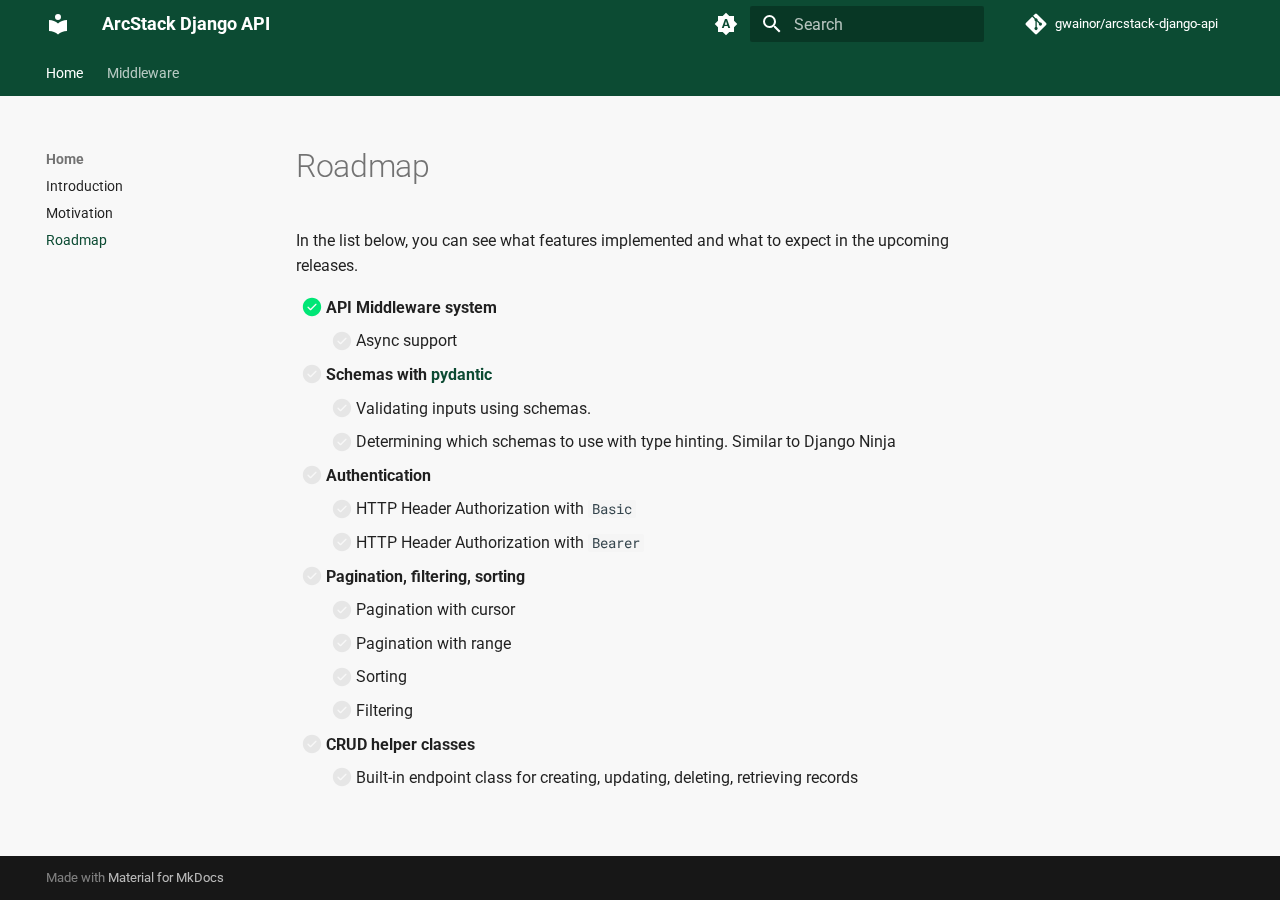
<file: roadmap/index.html>
<!doctype html>
<html lang="en" class="no-js">
  <head>
    
      <meta charset="utf-8">
      <meta name="viewport" content="width=device-width,initial-scale=1">
      
      
      
        <link rel="canonical" href="https://gwainor.github.io/arcstack-django-api/roadmap/">
      
      
        <link rel="prev" href="../motivation/">
      
      
        <link rel="next" href="../middleware/">
      
      
      <link rel="icon" href="../assets/images/favicon.png">
      <meta name="generator" content="mkdocs-1.6.1, mkdocs-material-9.6.5">
    
    
      
        <title>Roadmap - ArcStack Django API</title>
      
    
    
      <link rel="stylesheet" href="../assets/stylesheets/main.8608ea7d.min.css">
      
        
        <link rel="stylesheet" href="../assets/stylesheets/palette.06af60db.min.css">
      
      


    
    
      
    
    
      
        
        
        <link rel="preconnect" href="https://fonts.gstatic.com" crossorigin>
        <link rel="stylesheet" href="https://fonts.googleapis.com/css?family=Roboto:300,300i,400,400i,700,700i%7CRoboto+Mono:400,400i,700,700i&display=fallback">
        <style>:root{--md-text-font:"Roboto";--md-code-font:"Roboto Mono"}</style>
      
    
    
      <link rel="stylesheet" href="../stylesheets/extra.css">
    
    <script>__md_scope=new URL("..",location),__md_hash=e=>[...e].reduce(((e,_)=>(e<<5)-e+_.charCodeAt(0)),0),__md_get=(e,_=localStorage,t=__md_scope)=>JSON.parse(_.getItem(t.pathname+"."+e)),__md_set=(e,_,t=localStorage,a=__md_scope)=>{try{t.setItem(a.pathname+"."+e,JSON.stringify(_))}catch(e){}}</script>
    
      
  


  
  

<script id="__analytics">function __md_analytics(){function e(){dataLayer.push(arguments)}window.dataLayer=window.dataLayer||[],e("js",new Date),e("config","G-VQK6NJJKFW"),document.addEventListener("DOMContentLoaded",(function(){document.forms.search&&document.forms.search.query.addEventListener("blur",(function(){this.value&&e("event","search",{search_term:this.value})}));document$.subscribe((function(){var t=document.forms.feedback;if(void 0!==t)for(var a of t.querySelectorAll("[type=submit]"))a.addEventListener("click",(function(a){a.preventDefault();var n=document.location.pathname,d=this.getAttribute("data-md-value");e("event","feedback",{page:n,data:d}),t.firstElementChild.disabled=!0;var r=t.querySelector(".md-feedback__note [data-md-value='"+d+"']");r&&(r.hidden=!1)})),t.hidden=!1})),location$.subscribe((function(t){e("config","G-VQK6NJJKFW",{page_path:t.pathname})}))}));var t=document.createElement("script");t.async=!0,t.src="https://www.googletagmanager.com/gtag/js?id=G-VQK6NJJKFW",document.getElementById("__analytics").insertAdjacentElement("afterEnd",t)}</script>
  
    <script>"undefined"!=typeof __md_analytics&&__md_analytics()</script>
  

    
    
    
  </head>
  
  
    
    
      
    
    
    
    
    <body dir="ltr" data-md-color-scheme="default" data-md-color-primary="custom" data-md-color-accent="indigo">
  
    
    <input class="md-toggle" data-md-toggle="drawer" type="checkbox" id="__drawer" autocomplete="off">
    <input class="md-toggle" data-md-toggle="search" type="checkbox" id="__search" autocomplete="off">
    <label class="md-overlay" for="__drawer"></label>
    <div data-md-component="skip">
      
        
        <a href="#roadmap" class="md-skip">
          Skip to content
        </a>
      
    </div>
    <div data-md-component="announce">
      
    </div>
    
    
      

<header class="md-header" data-md-component="header">
  <nav class="md-header__inner md-grid" aria-label="Header">
    <a href=".." title="ArcStack Django API" class="md-header__button md-logo" aria-label="ArcStack Django API" data-md-component="logo">
      
  
  <svg xmlns="http://www.w3.org/2000/svg" viewBox="0 0 24 24"><path d="M12 8a3 3 0 0 0 3-3 3 3 0 0 0-3-3 3 3 0 0 0-3 3 3 3 0 0 0 3 3m0 3.54C9.64 9.35 6.5 8 3 8v11c3.5 0 6.64 1.35 9 3.54 2.36-2.19 5.5-3.54 9-3.54V8c-3.5 0-6.64 1.35-9 3.54"/></svg>

    </a>
    <label class="md-header__button md-icon" for="__drawer">
      
      <svg xmlns="http://www.w3.org/2000/svg" viewBox="0 0 24 24"><path d="M3 6h18v2H3zm0 5h18v2H3zm0 5h18v2H3z"/></svg>
    </label>
    <div class="md-header__title" data-md-component="header-title">
      <div class="md-header__ellipsis">
        <div class="md-header__topic">
          <span class="md-ellipsis">
            ArcStack Django API
          </span>
        </div>
        <div class="md-header__topic" data-md-component="header-topic">
          <span class="md-ellipsis">
            
              Roadmap
            
          </span>
        </div>
      </div>
    </div>
    
      
        <form class="md-header__option" data-md-component="palette">
  
    
    
    
    <input class="md-option" data-md-color-media="(prefers-color-scheme)" data-md-color-scheme="default" data-md-color-primary="custom" data-md-color-accent="indigo"  aria-label="Switch to light mode"  type="radio" name="__palette" id="__palette_0">
    
      <label class="md-header__button md-icon" title="Switch to light mode" for="__palette_1" hidden>
        <svg xmlns="http://www.w3.org/2000/svg" viewBox="0 0 24 24"><path d="m14.3 16-.7-2h-3.2l-.7 2H7.8L11 7h2l3.2 9zM20 8.69V4h-4.69L12 .69 8.69 4H4v4.69L.69 12 4 15.31V20h4.69L12 23.31 15.31 20H20v-4.69L23.31 12zm-9.15 3.96h2.3L12 9z"/></svg>
      </label>
    
  
    
    
    
    <input class="md-option" data-md-color-media="(prefers-color-scheme: light)" data-md-color-scheme="default" data-md-color-primary="custom" data-md-color-accent="indigo"  aria-label="Switch to dark mode"  type="radio" name="__palette" id="__palette_1">
    
      <label class="md-header__button md-icon" title="Switch to dark mode" for="__palette_2" hidden>
        <svg xmlns="http://www.w3.org/2000/svg" viewBox="0 0 24 24"><path d="m17.75 4.09-2.53 1.94.91 3.06-2.63-1.81-2.63 1.81.91-3.06-2.53-1.94L12.44 4l1.06-3 1.06 3zm3.5 6.91-1.64 1.25.59 1.98-1.7-1.17-1.7 1.17.59-1.98L15.75 11l2.06-.05L18.5 9l.69 1.95zm-2.28 4.95c.83-.08 1.72 1.1 1.19 1.85-.32.45-.66.87-1.08 1.27C15.17 23 8.84 23 4.94 19.07c-3.91-3.9-3.91-10.24 0-14.14.4-.4.82-.76 1.27-1.08.75-.53 1.93.36 1.85 1.19-.27 2.86.69 5.83 2.89 8.02a9.96 9.96 0 0 0 8.02 2.89m-1.64 2.02a12.08 12.08 0 0 1-7.8-3.47c-2.17-2.19-3.33-5-3.49-7.82-2.81 3.14-2.7 7.96.31 10.98 3.02 3.01 7.84 3.12 10.98.31"/></svg>
      </label>
    
  
    
    
    
    <input class="md-option" data-md-color-media="(prefers-color-scheme: dark)" data-md-color-scheme="slate" data-md-color-primary="custom" data-md-color-accent="indigo"  aria-label="Switch to light mode"  type="radio" name="__palette" id="__palette_2">
    
      <label class="md-header__button md-icon" title="Switch to light mode" for="__palette_0" hidden>
        <svg xmlns="http://www.w3.org/2000/svg" viewBox="0 0 24 24"><path d="M12 7a5 5 0 0 1 5 5 5 5 0 0 1-5 5 5 5 0 0 1-5-5 5 5 0 0 1 5-5m0 2a3 3 0 0 0-3 3 3 3 0 0 0 3 3 3 3 0 0 0 3-3 3 3 0 0 0-3-3m0-7 2.39 3.42C13.65 5.15 12.84 5 12 5s-1.65.15-2.39.42zM3.34 7l4.16-.35A7.2 7.2 0 0 0 5.94 8.5c-.44.74-.69 1.5-.83 2.29zm.02 10 1.76-3.77a7.131 7.131 0 0 0 2.38 4.14zM20.65 7l-1.77 3.79a7.02 7.02 0 0 0-2.38-4.15zm-.01 10-4.14.36c.59-.51 1.12-1.14 1.54-1.86.42-.73.69-1.5.83-2.29zM12 22l-2.41-3.44c.74.27 1.55.44 2.41.44.82 0 1.63-.17 2.37-.44z"/></svg>
      </label>
    
  
</form>
      
    
    
      <script>var palette=__md_get("__palette");if(palette&&palette.color){if("(prefers-color-scheme)"===palette.color.media){var media=matchMedia("(prefers-color-scheme: light)"),input=document.querySelector(media.matches?"[data-md-color-media='(prefers-color-scheme: light)']":"[data-md-color-media='(prefers-color-scheme: dark)']");palette.color.media=input.getAttribute("data-md-color-media"),palette.color.scheme=input.getAttribute("data-md-color-scheme"),palette.color.primary=input.getAttribute("data-md-color-primary"),palette.color.accent=input.getAttribute("data-md-color-accent")}for(var[key,value]of Object.entries(palette.color))document.body.setAttribute("data-md-color-"+key,value)}</script>
    
    
    
      <label class="md-header__button md-icon" for="__search">
        
        <svg xmlns="http://www.w3.org/2000/svg" viewBox="0 0 24 24"><path d="M9.5 3A6.5 6.5 0 0 1 16 9.5c0 1.61-.59 3.09-1.56 4.23l.27.27h.79l5 5-1.5 1.5-5-5v-.79l-.27-.27A6.52 6.52 0 0 1 9.5 16 6.5 6.5 0 0 1 3 9.5 6.5 6.5 0 0 1 9.5 3m0 2C7 5 5 7 5 9.5S7 14 9.5 14 14 12 14 9.5 12 5 9.5 5"/></svg>
      </label>
      <div class="md-search" data-md-component="search" role="dialog">
  <label class="md-search__overlay" for="__search"></label>
  <div class="md-search__inner" role="search">
    <form class="md-search__form" name="search">
      <input type="text" class="md-search__input" name="query" aria-label="Search" placeholder="Search" autocapitalize="off" autocorrect="off" autocomplete="off" spellcheck="false" data-md-component="search-query" required>
      <label class="md-search__icon md-icon" for="__search">
        
        <svg xmlns="http://www.w3.org/2000/svg" viewBox="0 0 24 24"><path d="M9.5 3A6.5 6.5 0 0 1 16 9.5c0 1.61-.59 3.09-1.56 4.23l.27.27h.79l5 5-1.5 1.5-5-5v-.79l-.27-.27A6.52 6.52 0 0 1 9.5 16 6.5 6.5 0 0 1 3 9.5 6.5 6.5 0 0 1 9.5 3m0 2C7 5 5 7 5 9.5S7 14 9.5 14 14 12 14 9.5 12 5 9.5 5"/></svg>
        
        <svg xmlns="http://www.w3.org/2000/svg" viewBox="0 0 24 24"><path d="M20 11v2H8l5.5 5.5-1.42 1.42L4.16 12l7.92-7.92L13.5 5.5 8 11z"/></svg>
      </label>
      <nav class="md-search__options" aria-label="Search">
        
        <button type="reset" class="md-search__icon md-icon" title="Clear" aria-label="Clear" tabindex="-1">
          
          <svg xmlns="http://www.w3.org/2000/svg" viewBox="0 0 24 24"><path d="M19 6.41 17.59 5 12 10.59 6.41 5 5 6.41 10.59 12 5 17.59 6.41 19 12 13.41 17.59 19 19 17.59 13.41 12z"/></svg>
        </button>
      </nav>
      
    </form>
    <div class="md-search__output">
      <div class="md-search__scrollwrap" tabindex="0" data-md-scrollfix>
        <div class="md-search-result" data-md-component="search-result">
          <div class="md-search-result__meta">
            Initializing search
          </div>
          <ol class="md-search-result__list" role="presentation"></ol>
        </div>
      </div>
    </div>
  </div>
</div>
    
    
      <div class="md-header__source">
        <a href="https://github.com/gwainor/arcstack-django-api" title="Go to repository" class="md-source" data-md-component="source">
  <div class="md-source__icon md-icon">
    
    <svg xmlns="http://www.w3.org/2000/svg" viewBox="0 0 448 512"><!--! Font Awesome Free 6.7.2 by @fontawesome - https://fontawesome.com License - https://fontawesome.com/license/free (Icons: CC BY 4.0, Fonts: SIL OFL 1.1, Code: MIT License) Copyright 2024 Fonticons, Inc.--><path d="M439.55 236.05 244 40.45a28.87 28.87 0 0 0-40.81 0l-40.66 40.63 51.52 51.52c27.06-9.14 52.68 16.77 43.39 43.68l49.66 49.66c34.23-11.8 61.18 31 35.47 56.69-26.49 26.49-70.21-2.87-56-37.34L240.22 199v121.85c25.3 12.54 22.26 41.85 9.08 55a34.34 34.34 0 0 1-48.55 0c-17.57-17.6-11.07-46.91 11.25-56v-123c-20.8-8.51-24.6-30.74-18.64-45L142.57 101 8.45 235.14a28.86 28.86 0 0 0 0 40.81l195.61 195.6a28.86 28.86 0 0 0 40.8 0l194.69-194.69a28.86 28.86 0 0 0 0-40.81"/></svg>
  </div>
  <div class="md-source__repository">
    gwainor/arcstack-django-api
  </div>
</a>
      </div>
    
  </nav>
  
</header>
    
    <div class="md-container" data-md-component="container">
      
      
        
          
            
<nav class="md-tabs" aria-label="Tabs" data-md-component="tabs">
  <div class="md-grid">
    <ul class="md-tabs__list">
      
        
  
  
    
  
  
    
    
      <li class="md-tabs__item md-tabs__item--active">
        <a href=".." class="md-tabs__link">
          
  
  Home

        </a>
      </li>
    
  

      
        
  
  
  
    
    
      <li class="md-tabs__item">
        <a href="../middleware/" class="md-tabs__link">
          
  
  Middleware

        </a>
      </li>
    
  

      
    </ul>
  </div>
</nav>
          
        
      
      <main class="md-main" data-md-component="main">
        <div class="md-main__inner md-grid">
          
            
              
              <div class="md-sidebar md-sidebar--primary" data-md-component="sidebar" data-md-type="navigation" >
                <div class="md-sidebar__scrollwrap">
                  <div class="md-sidebar__inner">
                    


  


<nav class="md-nav md-nav--primary md-nav--lifted" aria-label="Navigation" data-md-level="0">
  <label class="md-nav__title" for="__drawer">
    <a href=".." title="ArcStack Django API" class="md-nav__button md-logo" aria-label="ArcStack Django API" data-md-component="logo">
      
  
  <svg xmlns="http://www.w3.org/2000/svg" viewBox="0 0 24 24"><path d="M12 8a3 3 0 0 0 3-3 3 3 0 0 0-3-3 3 3 0 0 0-3 3 3 3 0 0 0 3 3m0 3.54C9.64 9.35 6.5 8 3 8v11c3.5 0 6.64 1.35 9 3.54 2.36-2.19 5.5-3.54 9-3.54V8c-3.5 0-6.64 1.35-9 3.54"/></svg>

    </a>
    ArcStack Django API
  </label>
  
    <div class="md-nav__source">
      <a href="https://github.com/gwainor/arcstack-django-api" title="Go to repository" class="md-source" data-md-component="source">
  <div class="md-source__icon md-icon">
    
    <svg xmlns="http://www.w3.org/2000/svg" viewBox="0 0 448 512"><!--! Font Awesome Free 6.7.2 by @fontawesome - https://fontawesome.com License - https://fontawesome.com/license/free (Icons: CC BY 4.0, Fonts: SIL OFL 1.1, Code: MIT License) Copyright 2024 Fonticons, Inc.--><path d="M439.55 236.05 244 40.45a28.87 28.87 0 0 0-40.81 0l-40.66 40.63 51.52 51.52c27.06-9.14 52.68 16.77 43.39 43.68l49.66 49.66c34.23-11.8 61.18 31 35.47 56.69-26.49 26.49-70.21-2.87-56-37.34L240.22 199v121.85c25.3 12.54 22.26 41.85 9.08 55a34.34 34.34 0 0 1-48.55 0c-17.57-17.6-11.07-46.91 11.25-56v-123c-20.8-8.51-24.6-30.74-18.64-45L142.57 101 8.45 235.14a28.86 28.86 0 0 0 0 40.81l195.61 195.6a28.86 28.86 0 0 0 40.8 0l194.69-194.69a28.86 28.86 0 0 0 0-40.81"/></svg>
  </div>
  <div class="md-source__repository">
    gwainor/arcstack-django-api
  </div>
</a>
    </div>
  
  <ul class="md-nav__list" data-md-scrollfix>
    
      
      
  
  
    
  
  
  
    
    
    
      
        
        
      
      
    
    
    <li class="md-nav__item md-nav__item--active md-nav__item--section md-nav__item--nested">
      
        
        
        <input class="md-nav__toggle md-toggle " type="checkbox" id="__nav_1" checked>
        
          
          <label class="md-nav__link" for="__nav_1" id="__nav_1_label" tabindex="">
            
  
  <span class="md-ellipsis">
    Home
    
  </span>
  

            <span class="md-nav__icon md-icon"></span>
          </label>
        
        <nav class="md-nav" data-md-level="1" aria-labelledby="__nav_1_label" aria-expanded="true">
          <label class="md-nav__title" for="__nav_1">
            <span class="md-nav__icon md-icon"></span>
            Home
          </label>
          <ul class="md-nav__list" data-md-scrollfix>
            
              
                
  
  
  
  
    <li class="md-nav__item">
      <a href=".." class="md-nav__link">
        
  
  <span class="md-ellipsis">
    Introduction
    
  </span>
  

      </a>
    </li>
  

              
            
              
                
  
  
  
  
    <li class="md-nav__item">
      <a href="../motivation/" class="md-nav__link">
        
  
  <span class="md-ellipsis">
    Motivation
    
  </span>
  

      </a>
    </li>
  

              
            
              
                
  
  
    
  
  
  
    <li class="md-nav__item md-nav__item--active">
      
      <input class="md-nav__toggle md-toggle" type="checkbox" id="__toc">
      
      
        
      
      
      <a href="./" class="md-nav__link md-nav__link--active">
        
  
  <span class="md-ellipsis">
    Roadmap
    
  </span>
  

      </a>
      
    </li>
  

              
            
          </ul>
        </nav>
      
    </li>
  

    
      
      
  
  
  
  
    
    
    
      
      
    
    
    <li class="md-nav__item md-nav__item--nested">
      
        
        
        <input class="md-nav__toggle md-toggle " type="checkbox" id="__nav_2" >
        
          
          <label class="md-nav__link" for="__nav_2" id="__nav_2_label" tabindex="0">
            
  
  <span class="md-ellipsis">
    Middleware
    
  </span>
  

            <span class="md-nav__icon md-icon"></span>
          </label>
        
        <nav class="md-nav" data-md-level="1" aria-labelledby="__nav_2_label" aria-expanded="false">
          <label class="md-nav__title" for="__nav_2">
            <span class="md-nav__icon md-icon"></span>
            Middleware
          </label>
          <ul class="md-nav__list" data-md-scrollfix>
            
              
                
  
  
  
  
    <li class="md-nav__item">
      <a href="../middleware/" class="md-nav__link">
        
  
  <span class="md-ellipsis">
    Middleware
    
  </span>
  

      </a>
    </li>
  

              
            
              
                
  
  
  
  
    
    
    
      
      
    
    
    <li class="md-nav__item md-nav__item--nested">
      
        
        
        <input class="md-nav__toggle md-toggle " type="checkbox" id="__nav_2_2" >
        
          
          <label class="md-nav__link" for="__nav_2_2" id="__nav_2_2_label" tabindex="0">
            
  
  <span class="md-ellipsis">
    Built-in middleware
    
  </span>
  

            <span class="md-nav__icon md-icon"></span>
          </label>
        
        <nav class="md-nav" data-md-level="2" aria-labelledby="__nav_2_2_label" aria-expanded="false">
          <label class="md-nav__title" for="__nav_2_2">
            <span class="md-nav__icon md-icon"></span>
            Built-in middleware
          </label>
          <ul class="md-nav__list" data-md-scrollfix>
            
              
                
  
  
  
  
    <li class="md-nav__item">
      <a href="../middleware/common/" class="md-nav__link">
        
  
  <span class="md-ellipsis">
    Common Middleware
    
  </span>
  

      </a>
    </li>
  

              
            
          </ul>
        </nav>
      
    </li>
  

              
            
          </ul>
        </nav>
      
    </li>
  

    
  </ul>
</nav>
                  </div>
                </div>
              </div>
            
            
              
              <div class="md-sidebar md-sidebar--secondary" data-md-component="sidebar" data-md-type="toc" >
                <div class="md-sidebar__scrollwrap">
                  <div class="md-sidebar__inner">
                    

<nav class="md-nav md-nav--secondary" aria-label="Table of contents">
  
  
  
    
  
  
</nav>
                  </div>
                </div>
              </div>
            
          
          
            <div class="md-content" data-md-component="content">
              <article class="md-content__inner md-typeset">
                
                  


  
  


<h1 id="roadmap">Roadmap</h1>
<p>In the list below, you can see what features implemented and what to expect in
the upcoming releases.</p>
<ul class="task-list">
<li class="task-list-item"><label class="task-list-control"><input type="checkbox" disabled checked/><span class="task-list-indicator"></span></label> <strong>API Middleware system</strong><ul class="task-list">
<li class="task-list-item"><label class="task-list-control"><input type="checkbox" disabled/><span class="task-list-indicator"></span></label> Async support</li>
</ul>
</li>
<li class="task-list-item"><label class="task-list-control"><input type="checkbox" disabled/><span class="task-list-indicator"></span></label> <strong>Schemas with <a href="https://docs.pydantic.dev/latest/">pydantic</a></strong><ul class="task-list">
<li class="task-list-item"><label class="task-list-control"><input type="checkbox" disabled/><span class="task-list-indicator"></span></label> Validating inputs using schemas.</li>
<li class="task-list-item"><label class="task-list-control"><input type="checkbox" disabled/><span class="task-list-indicator"></span></label> Determining which schemas to use with type hinting. Similar to Django Ninja</li>
</ul>
</li>
<li class="task-list-item"><label class="task-list-control"><input type="checkbox" disabled/><span class="task-list-indicator"></span></label> <strong>Authentication</strong><ul class="task-list">
<li class="task-list-item"><label class="task-list-control"><input type="checkbox" disabled/><span class="task-list-indicator"></span></label> HTTP Header Authorization with <code>Basic</code></li>
<li class="task-list-item"><label class="task-list-control"><input type="checkbox" disabled/><span class="task-list-indicator"></span></label> HTTP Header Authorization with <code>Bearer</code></li>
</ul>
</li>
<li class="task-list-item"><label class="task-list-control"><input type="checkbox" disabled/><span class="task-list-indicator"></span></label> <strong>Pagination, filtering, sorting</strong><ul class="task-list">
<li class="task-list-item"><label class="task-list-control"><input type="checkbox" disabled/><span class="task-list-indicator"></span></label> Pagination with cursor</li>
<li class="task-list-item"><label class="task-list-control"><input type="checkbox" disabled/><span class="task-list-indicator"></span></label> Pagination with range</li>
<li class="task-list-item"><label class="task-list-control"><input type="checkbox" disabled/><span class="task-list-indicator"></span></label> Sorting</li>
<li class="task-list-item"><label class="task-list-control"><input type="checkbox" disabled/><span class="task-list-indicator"></span></label> Filtering</li>
</ul>
</li>
<li class="task-list-item"><label class="task-list-control"><input type="checkbox" disabled/><span class="task-list-indicator"></span></label> <strong>CRUD helper classes</strong><ul class="task-list">
<li class="task-list-item"><label class="task-list-control"><input type="checkbox" disabled/><span class="task-list-indicator"></span></label> Built-in endpoint class for creating, updating, deleting, retrieving records</li>
</ul>
</li>
</ul>









  




                
              </article>
            </div>
          
          
<script>var target=document.getElementById(location.hash.slice(1));target&&target.name&&(target.checked=target.name.startsWith("__tabbed_"))</script>
        </div>
        
      </main>
      
        <footer class="md-footer">
  
  <div class="md-footer-meta md-typeset">
    <div class="md-footer-meta__inner md-grid">
      <div class="md-copyright">
  
  
    Made with
    <a href="https://squidfunk.github.io/mkdocs-material/" target="_blank" rel="noopener">
      Material for MkDocs
    </a>
  
</div>
      
    </div>
  </div>
</footer>
      
    </div>
    <div class="md-dialog" data-md-component="dialog">
      <div class="md-dialog__inner md-typeset"></div>
    </div>
    
    
    <script id="__config" type="application/json">{"base": "..", "features": ["navigation.tabs", "content.code.copy", "content.code.select", "content.code.annotate"], "search": "../assets/javascripts/workers/search.f8cc74c7.min.js", "translations": {"clipboard.copied": "Copied to clipboard", "clipboard.copy": "Copy to clipboard", "search.result.more.one": "1 more on this page", "search.result.more.other": "# more on this page", "search.result.none": "No matching documents", "search.result.one": "1 matching document", "search.result.other": "# matching documents", "search.result.placeholder": "Type to start searching", "search.result.term.missing": "Missing", "select.version": "Select version"}}</script>
    
    
      <script src="../assets/javascripts/bundle.f1b6f286.min.js"></script>
      
    
  </body>
</html>
</file>
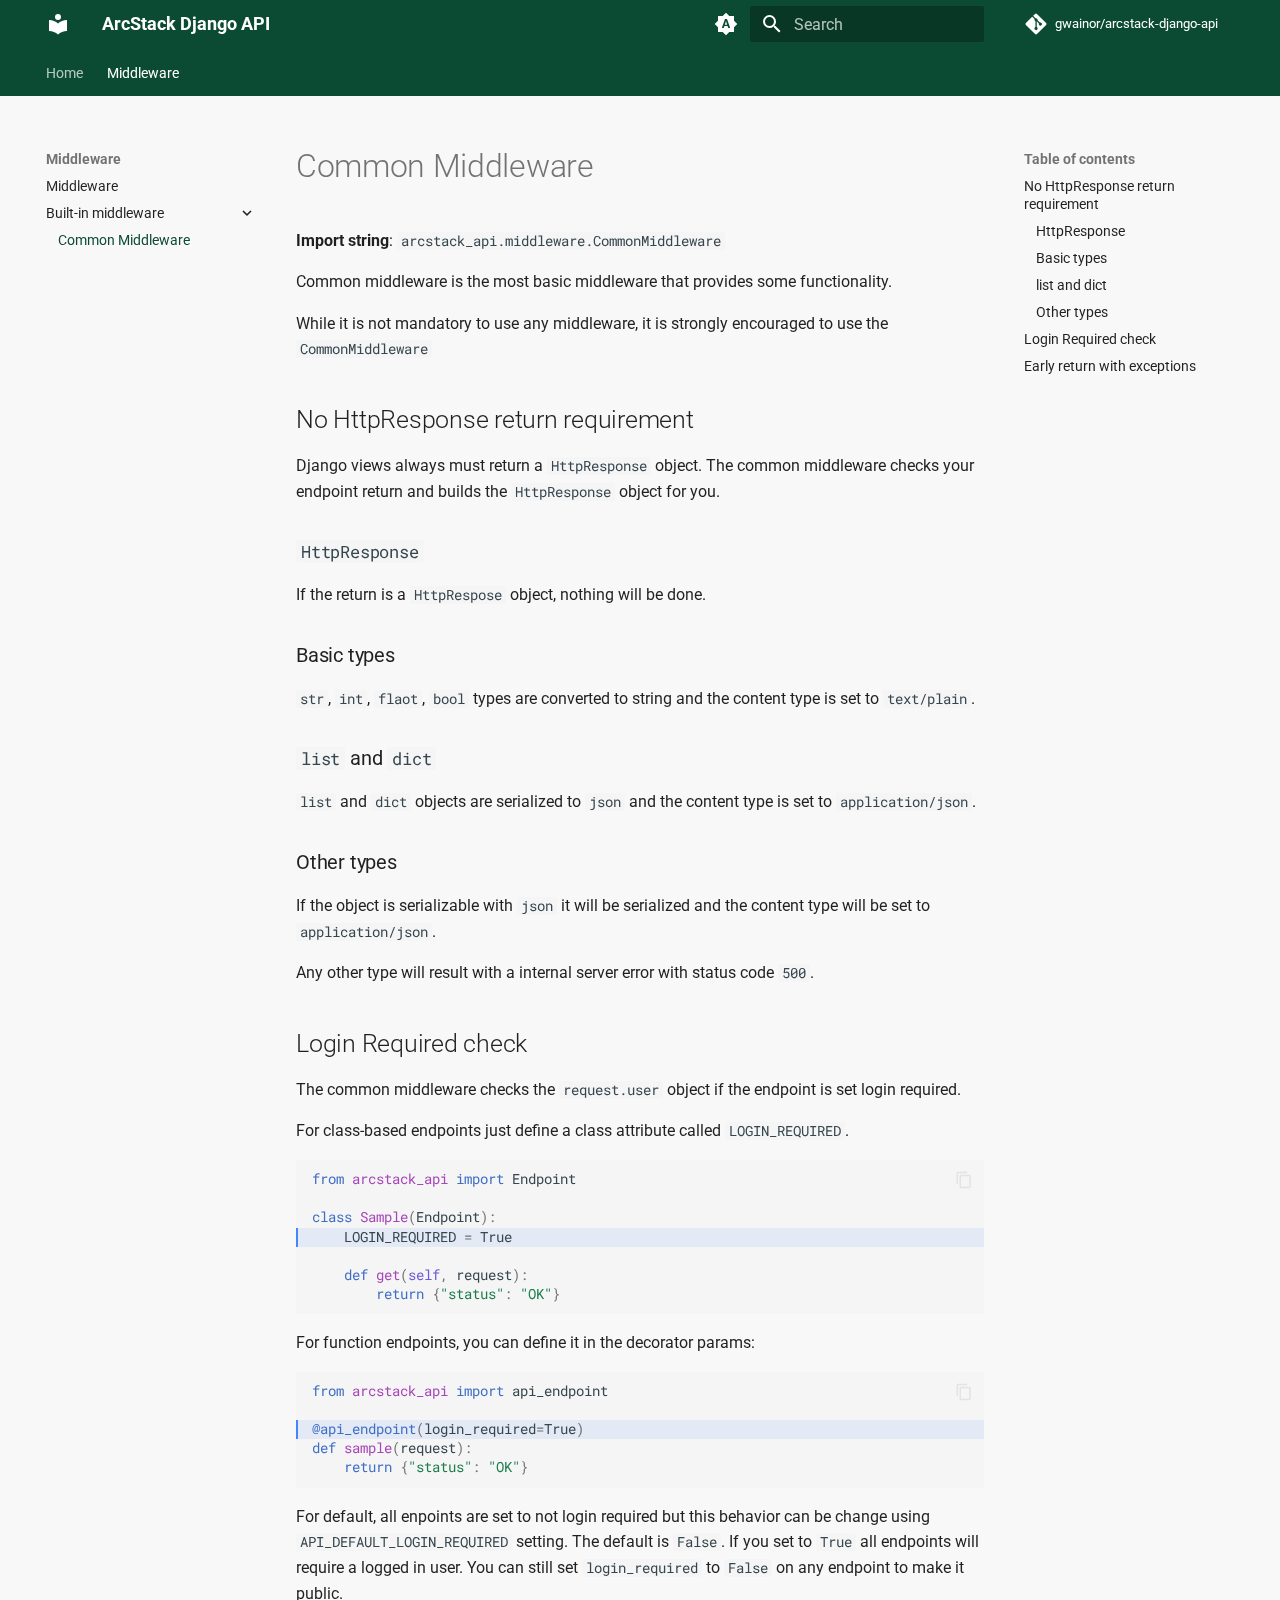
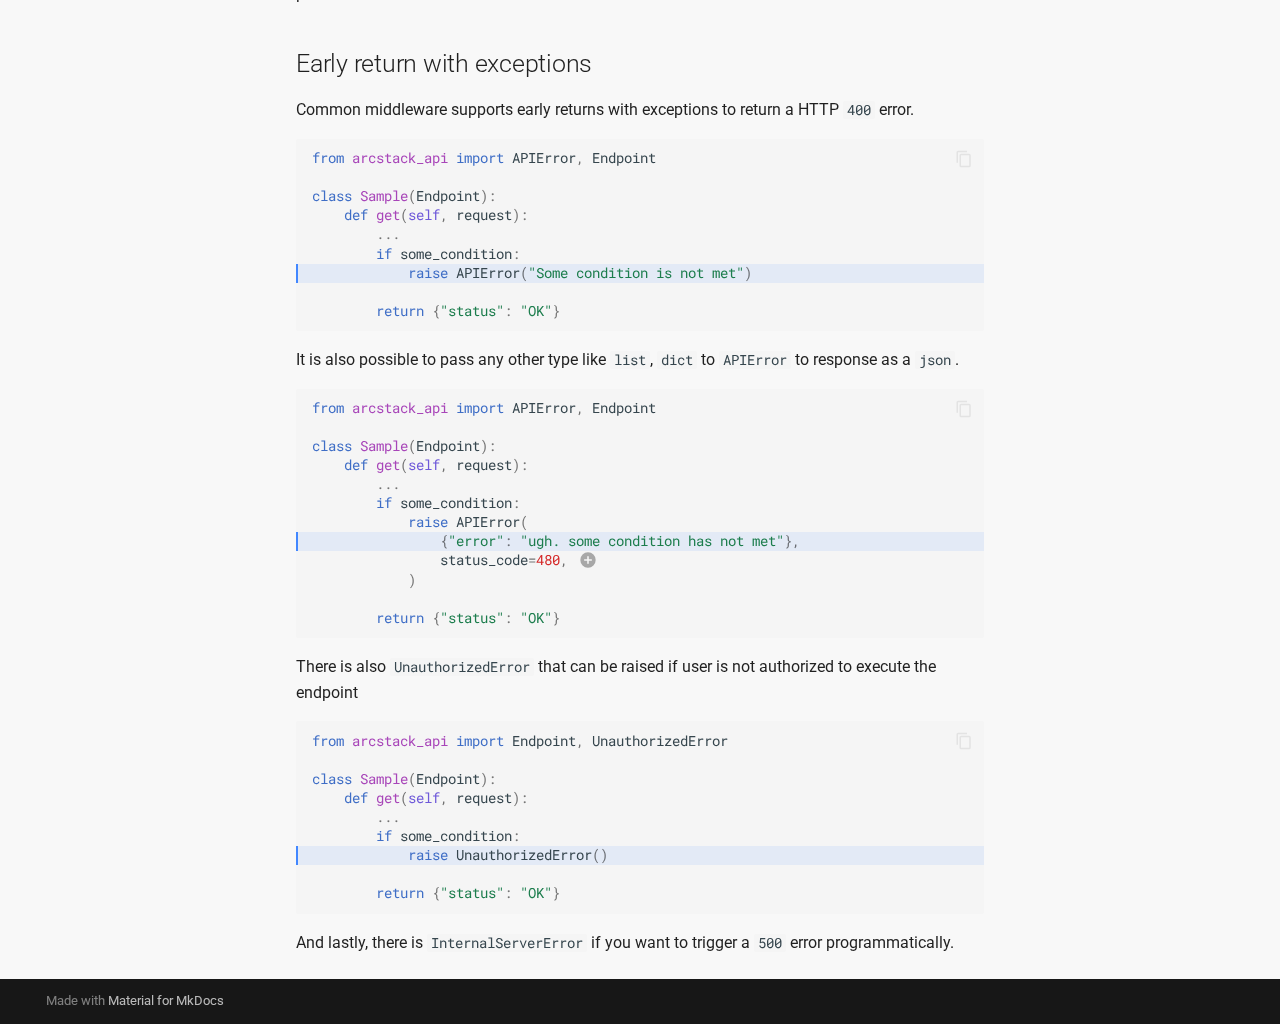
<file: middleware/common/index.html>
<!doctype html>
<html lang="en" class="no-js">
  <head>
    
      <meta charset="utf-8">
      <meta name="viewport" content="width=device-width,initial-scale=1">
      
      
      
        <link rel="canonical" href="https://gwainor.github.io/arcstack-django-api/middleware/common/">
      
      
        <link rel="prev" href="../">
      
      
      
      <link rel="icon" href="../../assets/images/favicon.png">
      <meta name="generator" content="mkdocs-1.6.1, mkdocs-material-9.6.5">
    
    
      
        <title>Common Middleware - ArcStack Django API</title>
      
    
    
      <link rel="stylesheet" href="../../assets/stylesheets/main.8608ea7d.min.css">
      
        
        <link rel="stylesheet" href="../../assets/stylesheets/palette.06af60db.min.css">
      
      


    
    
      
    
    
      
        
        
        <link rel="preconnect" href="https://fonts.gstatic.com" crossorigin>
        <link rel="stylesheet" href="https://fonts.googleapis.com/css?family=Roboto:300,300i,400,400i,700,700i%7CRoboto+Mono:400,400i,700,700i&display=fallback">
        <style>:root{--md-text-font:"Roboto";--md-code-font:"Roboto Mono"}</style>
      
    
    
      <link rel="stylesheet" href="../../stylesheets/extra.css">
    
    <script>__md_scope=new URL("../..",location),__md_hash=e=>[...e].reduce(((e,_)=>(e<<5)-e+_.charCodeAt(0)),0),__md_get=(e,_=localStorage,t=__md_scope)=>JSON.parse(_.getItem(t.pathname+"."+e)),__md_set=(e,_,t=localStorage,a=__md_scope)=>{try{t.setItem(a.pathname+"."+e,JSON.stringify(_))}catch(e){}}</script>
    
      
  


  
  

<script id="__analytics">function __md_analytics(){function e(){dataLayer.push(arguments)}window.dataLayer=window.dataLayer||[],e("js",new Date),e("config","G-VQK6NJJKFW"),document.addEventListener("DOMContentLoaded",(function(){document.forms.search&&document.forms.search.query.addEventListener("blur",(function(){this.value&&e("event","search",{search_term:this.value})}));document$.subscribe((function(){var t=document.forms.feedback;if(void 0!==t)for(var a of t.querySelectorAll("[type=submit]"))a.addEventListener("click",(function(a){a.preventDefault();var n=document.location.pathname,d=this.getAttribute("data-md-value");e("event","feedback",{page:n,data:d}),t.firstElementChild.disabled=!0;var r=t.querySelector(".md-feedback__note [data-md-value='"+d+"']");r&&(r.hidden=!1)})),t.hidden=!1})),location$.subscribe((function(t){e("config","G-VQK6NJJKFW",{page_path:t.pathname})}))}));var t=document.createElement("script");t.async=!0,t.src="https://www.googletagmanager.com/gtag/js?id=G-VQK6NJJKFW",document.getElementById("__analytics").insertAdjacentElement("afterEnd",t)}</script>
  
    <script>"undefined"!=typeof __md_analytics&&__md_analytics()</script>
  

    
    
    
  </head>
  
  
    
    
      
    
    
    
    
    <body dir="ltr" data-md-color-scheme="default" data-md-color-primary="custom" data-md-color-accent="indigo">
  
    
    <input class="md-toggle" data-md-toggle="drawer" type="checkbox" id="__drawer" autocomplete="off">
    <input class="md-toggle" data-md-toggle="search" type="checkbox" id="__search" autocomplete="off">
    <label class="md-overlay" for="__drawer"></label>
    <div data-md-component="skip">
      
        
        <a href="#common-middleware" class="md-skip">
          Skip to content
        </a>
      
    </div>
    <div data-md-component="announce">
      
    </div>
    
    
      

<header class="md-header" data-md-component="header">
  <nav class="md-header__inner md-grid" aria-label="Header">
    <a href="../.." title="ArcStack Django API" class="md-header__button md-logo" aria-label="ArcStack Django API" data-md-component="logo">
      
  
  <svg xmlns="http://www.w3.org/2000/svg" viewBox="0 0 24 24"><path d="M12 8a3 3 0 0 0 3-3 3 3 0 0 0-3-3 3 3 0 0 0-3 3 3 3 0 0 0 3 3m0 3.54C9.64 9.35 6.5 8 3 8v11c3.5 0 6.64 1.35 9 3.54 2.36-2.19 5.5-3.54 9-3.54V8c-3.5 0-6.64 1.35-9 3.54"/></svg>

    </a>
    <label class="md-header__button md-icon" for="__drawer">
      
      <svg xmlns="http://www.w3.org/2000/svg" viewBox="0 0 24 24"><path d="M3 6h18v2H3zm0 5h18v2H3zm0 5h18v2H3z"/></svg>
    </label>
    <div class="md-header__title" data-md-component="header-title">
      <div class="md-header__ellipsis">
        <div class="md-header__topic">
          <span class="md-ellipsis">
            ArcStack Django API
          </span>
        </div>
        <div class="md-header__topic" data-md-component="header-topic">
          <span class="md-ellipsis">
            
              Common Middleware
            
          </span>
        </div>
      </div>
    </div>
    
      
        <form class="md-header__option" data-md-component="palette">
  
    
    
    
    <input class="md-option" data-md-color-media="(prefers-color-scheme)" data-md-color-scheme="default" data-md-color-primary="custom" data-md-color-accent="indigo"  aria-label="Switch to light mode"  type="radio" name="__palette" id="__palette_0">
    
      <label class="md-header__button md-icon" title="Switch to light mode" for="__palette_1" hidden>
        <svg xmlns="http://www.w3.org/2000/svg" viewBox="0 0 24 24"><path d="m14.3 16-.7-2h-3.2l-.7 2H7.8L11 7h2l3.2 9zM20 8.69V4h-4.69L12 .69 8.69 4H4v4.69L.69 12 4 15.31V20h4.69L12 23.31 15.31 20H20v-4.69L23.31 12zm-9.15 3.96h2.3L12 9z"/></svg>
      </label>
    
  
    
    
    
    <input class="md-option" data-md-color-media="(prefers-color-scheme: light)" data-md-color-scheme="default" data-md-color-primary="custom" data-md-color-accent="indigo"  aria-label="Switch to dark mode"  type="radio" name="__palette" id="__palette_1">
    
      <label class="md-header__button md-icon" title="Switch to dark mode" for="__palette_2" hidden>
        <svg xmlns="http://www.w3.org/2000/svg" viewBox="0 0 24 24"><path d="m17.75 4.09-2.53 1.94.91 3.06-2.63-1.81-2.63 1.81.91-3.06-2.53-1.94L12.44 4l1.06-3 1.06 3zm3.5 6.91-1.64 1.25.59 1.98-1.7-1.17-1.7 1.17.59-1.98L15.75 11l2.06-.05L18.5 9l.69 1.95zm-2.28 4.95c.83-.08 1.72 1.1 1.19 1.85-.32.45-.66.87-1.08 1.27C15.17 23 8.84 23 4.94 19.07c-3.91-3.9-3.91-10.24 0-14.14.4-.4.82-.76 1.27-1.08.75-.53 1.93.36 1.85 1.19-.27 2.86.69 5.83 2.89 8.02a9.96 9.96 0 0 0 8.02 2.89m-1.64 2.02a12.08 12.08 0 0 1-7.8-3.47c-2.17-2.19-3.33-5-3.49-7.82-2.81 3.14-2.7 7.96.31 10.98 3.02 3.01 7.84 3.12 10.98.31"/></svg>
      </label>
    
  
    
    
    
    <input class="md-option" data-md-color-media="(prefers-color-scheme: dark)" data-md-color-scheme="slate" data-md-color-primary="custom" data-md-color-accent="indigo"  aria-label="Switch to light mode"  type="radio" name="__palette" id="__palette_2">
    
      <label class="md-header__button md-icon" title="Switch to light mode" for="__palette_0" hidden>
        <svg xmlns="http://www.w3.org/2000/svg" viewBox="0 0 24 24"><path d="M12 7a5 5 0 0 1 5 5 5 5 0 0 1-5 5 5 5 0 0 1-5-5 5 5 0 0 1 5-5m0 2a3 3 0 0 0-3 3 3 3 0 0 0 3 3 3 3 0 0 0 3-3 3 3 0 0 0-3-3m0-7 2.39 3.42C13.65 5.15 12.84 5 12 5s-1.65.15-2.39.42zM3.34 7l4.16-.35A7.2 7.2 0 0 0 5.94 8.5c-.44.74-.69 1.5-.83 2.29zm.02 10 1.76-3.77a7.131 7.131 0 0 0 2.38 4.14zM20.65 7l-1.77 3.79a7.02 7.02 0 0 0-2.38-4.15zm-.01 10-4.14.36c.59-.51 1.12-1.14 1.54-1.86.42-.73.69-1.5.83-2.29zM12 22l-2.41-3.44c.74.27 1.55.44 2.41.44.82 0 1.63-.17 2.37-.44z"/></svg>
      </label>
    
  
</form>
      
    
    
      <script>var palette=__md_get("__palette");if(palette&&palette.color){if("(prefers-color-scheme)"===palette.color.media){var media=matchMedia("(prefers-color-scheme: light)"),input=document.querySelector(media.matches?"[data-md-color-media='(prefers-color-scheme: light)']":"[data-md-color-media='(prefers-color-scheme: dark)']");palette.color.media=input.getAttribute("data-md-color-media"),palette.color.scheme=input.getAttribute("data-md-color-scheme"),palette.color.primary=input.getAttribute("data-md-color-primary"),palette.color.accent=input.getAttribute("data-md-color-accent")}for(var[key,value]of Object.entries(palette.color))document.body.setAttribute("data-md-color-"+key,value)}</script>
    
    
    
      <label class="md-header__button md-icon" for="__search">
        
        <svg xmlns="http://www.w3.org/2000/svg" viewBox="0 0 24 24"><path d="M9.5 3A6.5 6.5 0 0 1 16 9.5c0 1.61-.59 3.09-1.56 4.23l.27.27h.79l5 5-1.5 1.5-5-5v-.79l-.27-.27A6.52 6.52 0 0 1 9.5 16 6.5 6.5 0 0 1 3 9.5 6.5 6.5 0 0 1 9.5 3m0 2C7 5 5 7 5 9.5S7 14 9.5 14 14 12 14 9.5 12 5 9.5 5"/></svg>
      </label>
      <div class="md-search" data-md-component="search" role="dialog">
  <label class="md-search__overlay" for="__search"></label>
  <div class="md-search__inner" role="search">
    <form class="md-search__form" name="search">
      <input type="text" class="md-search__input" name="query" aria-label="Search" placeholder="Search" autocapitalize="off" autocorrect="off" autocomplete="off" spellcheck="false" data-md-component="search-query" required>
      <label class="md-search__icon md-icon" for="__search">
        
        <svg xmlns="http://www.w3.org/2000/svg" viewBox="0 0 24 24"><path d="M9.5 3A6.5 6.5 0 0 1 16 9.5c0 1.61-.59 3.09-1.56 4.23l.27.27h.79l5 5-1.5 1.5-5-5v-.79l-.27-.27A6.52 6.52 0 0 1 9.5 16 6.5 6.5 0 0 1 3 9.5 6.5 6.5 0 0 1 9.5 3m0 2C7 5 5 7 5 9.5S7 14 9.5 14 14 12 14 9.5 12 5 9.5 5"/></svg>
        
        <svg xmlns="http://www.w3.org/2000/svg" viewBox="0 0 24 24"><path d="M20 11v2H8l5.5 5.5-1.42 1.42L4.16 12l7.92-7.92L13.5 5.5 8 11z"/></svg>
      </label>
      <nav class="md-search__options" aria-label="Search">
        
        <button type="reset" class="md-search__icon md-icon" title="Clear" aria-label="Clear" tabindex="-1">
          
          <svg xmlns="http://www.w3.org/2000/svg" viewBox="0 0 24 24"><path d="M19 6.41 17.59 5 12 10.59 6.41 5 5 6.41 10.59 12 5 17.59 6.41 19 12 13.41 17.59 19 19 17.59 13.41 12z"/></svg>
        </button>
      </nav>
      
    </form>
    <div class="md-search__output">
      <div class="md-search__scrollwrap" tabindex="0" data-md-scrollfix>
        <div class="md-search-result" data-md-component="search-result">
          <div class="md-search-result__meta">
            Initializing search
          </div>
          <ol class="md-search-result__list" role="presentation"></ol>
        </div>
      </div>
    </div>
  </div>
</div>
    
    
      <div class="md-header__source">
        <a href="https://github.com/gwainor/arcstack-django-api" title="Go to repository" class="md-source" data-md-component="source">
  <div class="md-source__icon md-icon">
    
    <svg xmlns="http://www.w3.org/2000/svg" viewBox="0 0 448 512"><!--! Font Awesome Free 6.7.2 by @fontawesome - https://fontawesome.com License - https://fontawesome.com/license/free (Icons: CC BY 4.0, Fonts: SIL OFL 1.1, Code: MIT License) Copyright 2024 Fonticons, Inc.--><path d="M439.55 236.05 244 40.45a28.87 28.87 0 0 0-40.81 0l-40.66 40.63 51.52 51.52c27.06-9.14 52.68 16.77 43.39 43.68l49.66 49.66c34.23-11.8 61.18 31 35.47 56.69-26.49 26.49-70.21-2.87-56-37.34L240.22 199v121.85c25.3 12.54 22.26 41.85 9.08 55a34.34 34.34 0 0 1-48.55 0c-17.57-17.6-11.07-46.91 11.25-56v-123c-20.8-8.51-24.6-30.74-18.64-45L142.57 101 8.45 235.14a28.86 28.86 0 0 0 0 40.81l195.61 195.6a28.86 28.86 0 0 0 40.8 0l194.69-194.69a28.86 28.86 0 0 0 0-40.81"/></svg>
  </div>
  <div class="md-source__repository">
    gwainor/arcstack-django-api
  </div>
</a>
      </div>
    
  </nav>
  
</header>
    
    <div class="md-container" data-md-component="container">
      
      
        
          
            
<nav class="md-tabs" aria-label="Tabs" data-md-component="tabs">
  <div class="md-grid">
    <ul class="md-tabs__list">
      
        
  
  
  
    
    
      <li class="md-tabs__item">
        <a href="../.." class="md-tabs__link">
          
  
  Home

        </a>
      </li>
    
  

      
        
  
  
    
  
  
    
    
      <li class="md-tabs__item md-tabs__item--active">
        <a href="../" class="md-tabs__link">
          
  
  Middleware

        </a>
      </li>
    
  

      
    </ul>
  </div>
</nav>
          
        
      
      <main class="md-main" data-md-component="main">
        <div class="md-main__inner md-grid">
          
            
              
              <div class="md-sidebar md-sidebar--primary" data-md-component="sidebar" data-md-type="navigation" >
                <div class="md-sidebar__scrollwrap">
                  <div class="md-sidebar__inner">
                    


  


<nav class="md-nav md-nav--primary md-nav--lifted" aria-label="Navigation" data-md-level="0">
  <label class="md-nav__title" for="__drawer">
    <a href="../.." title="ArcStack Django API" class="md-nav__button md-logo" aria-label="ArcStack Django API" data-md-component="logo">
      
  
  <svg xmlns="http://www.w3.org/2000/svg" viewBox="0 0 24 24"><path d="M12 8a3 3 0 0 0 3-3 3 3 0 0 0-3-3 3 3 0 0 0-3 3 3 3 0 0 0 3 3m0 3.54C9.64 9.35 6.5 8 3 8v11c3.5 0 6.64 1.35 9 3.54 2.36-2.19 5.5-3.54 9-3.54V8c-3.5 0-6.64 1.35-9 3.54"/></svg>

    </a>
    ArcStack Django API
  </label>
  
    <div class="md-nav__source">
      <a href="https://github.com/gwainor/arcstack-django-api" title="Go to repository" class="md-source" data-md-component="source">
  <div class="md-source__icon md-icon">
    
    <svg xmlns="http://www.w3.org/2000/svg" viewBox="0 0 448 512"><!--! Font Awesome Free 6.7.2 by @fontawesome - https://fontawesome.com License - https://fontawesome.com/license/free (Icons: CC BY 4.0, Fonts: SIL OFL 1.1, Code: MIT License) Copyright 2024 Fonticons, Inc.--><path d="M439.55 236.05 244 40.45a28.87 28.87 0 0 0-40.81 0l-40.66 40.63 51.52 51.52c27.06-9.14 52.68 16.77 43.39 43.68l49.66 49.66c34.23-11.8 61.18 31 35.47 56.69-26.49 26.49-70.21-2.87-56-37.34L240.22 199v121.85c25.3 12.54 22.26 41.85 9.08 55a34.34 34.34 0 0 1-48.55 0c-17.57-17.6-11.07-46.91 11.25-56v-123c-20.8-8.51-24.6-30.74-18.64-45L142.57 101 8.45 235.14a28.86 28.86 0 0 0 0 40.81l195.61 195.6a28.86 28.86 0 0 0 40.8 0l194.69-194.69a28.86 28.86 0 0 0 0-40.81"/></svg>
  </div>
  <div class="md-source__repository">
    gwainor/arcstack-django-api
  </div>
</a>
    </div>
  
  <ul class="md-nav__list" data-md-scrollfix>
    
      
      
  
  
  
  
    
    
    
      
      
    
    
    <li class="md-nav__item md-nav__item--nested">
      
        
        
        <input class="md-nav__toggle md-toggle " type="checkbox" id="__nav_1" >
        
          
          <label class="md-nav__link" for="__nav_1" id="__nav_1_label" tabindex="0">
            
  
  <span class="md-ellipsis">
    Home
    
  </span>
  

            <span class="md-nav__icon md-icon"></span>
          </label>
        
        <nav class="md-nav" data-md-level="1" aria-labelledby="__nav_1_label" aria-expanded="false">
          <label class="md-nav__title" for="__nav_1">
            <span class="md-nav__icon md-icon"></span>
            Home
          </label>
          <ul class="md-nav__list" data-md-scrollfix>
            
              
                
  
  
  
  
    <li class="md-nav__item">
      <a href="../.." class="md-nav__link">
        
  
  <span class="md-ellipsis">
    Introduction
    
  </span>
  

      </a>
    </li>
  

              
            
              
                
  
  
  
  
    <li class="md-nav__item">
      <a href="../../motivation/" class="md-nav__link">
        
  
  <span class="md-ellipsis">
    Motivation
    
  </span>
  

      </a>
    </li>
  

              
            
              
                
  
  
  
  
    <li class="md-nav__item">
      <a href="../../roadmap/" class="md-nav__link">
        
  
  <span class="md-ellipsis">
    Roadmap
    
  </span>
  

      </a>
    </li>
  

              
            
          </ul>
        </nav>
      
    </li>
  

    
      
      
  
  
    
  
  
  
    
    
    
      
        
        
      
      
    
    
    <li class="md-nav__item md-nav__item--active md-nav__item--section md-nav__item--nested">
      
        
        
        <input class="md-nav__toggle md-toggle " type="checkbox" id="__nav_2" checked>
        
          
          <label class="md-nav__link" for="__nav_2" id="__nav_2_label" tabindex="">
            
  
  <span class="md-ellipsis">
    Middleware
    
  </span>
  

            <span class="md-nav__icon md-icon"></span>
          </label>
        
        <nav class="md-nav" data-md-level="1" aria-labelledby="__nav_2_label" aria-expanded="true">
          <label class="md-nav__title" for="__nav_2">
            <span class="md-nav__icon md-icon"></span>
            Middleware
          </label>
          <ul class="md-nav__list" data-md-scrollfix>
            
              
                
  
  
  
  
    <li class="md-nav__item">
      <a href="../" class="md-nav__link">
        
  
  <span class="md-ellipsis">
    Middleware
    
  </span>
  

      </a>
    </li>
  

              
            
              
                
  
  
    
  
  
  
    
    
    
      
      
    
    
    <li class="md-nav__item md-nav__item--active md-nav__item--nested">
      
        
        
        <input class="md-nav__toggle md-toggle " type="checkbox" id="__nav_2_2" checked>
        
          
          <label class="md-nav__link" for="__nav_2_2" id="__nav_2_2_label" tabindex="0">
            
  
  <span class="md-ellipsis">
    Built-in middleware
    
  </span>
  

            <span class="md-nav__icon md-icon"></span>
          </label>
        
        <nav class="md-nav" data-md-level="2" aria-labelledby="__nav_2_2_label" aria-expanded="true">
          <label class="md-nav__title" for="__nav_2_2">
            <span class="md-nav__icon md-icon"></span>
            Built-in middleware
          </label>
          <ul class="md-nav__list" data-md-scrollfix>
            
              
                
  
  
    
  
  
  
    <li class="md-nav__item md-nav__item--active">
      
      <input class="md-nav__toggle md-toggle" type="checkbox" id="__toc">
      
      
        
      
      
        <label class="md-nav__link md-nav__link--active" for="__toc">
          
  
  <span class="md-ellipsis">
    Common Middleware
    
  </span>
  

          <span class="md-nav__icon md-icon"></span>
        </label>
      
      <a href="./" class="md-nav__link md-nav__link--active">
        
  
  <span class="md-ellipsis">
    Common Middleware
    
  </span>
  

      </a>
      
        

<nav class="md-nav md-nav--secondary" aria-label="Table of contents">
  
  
  
    
  
  
    <label class="md-nav__title" for="__toc">
      <span class="md-nav__icon md-icon"></span>
      Table of contents
    </label>
    <ul class="md-nav__list" data-md-component="toc" data-md-scrollfix>
      
        <li class="md-nav__item">
  <a href="#no-httpresponse-return-requirement" class="md-nav__link">
    <span class="md-ellipsis">
      No HttpResponse return requirement
    </span>
  </a>
  
    <nav class="md-nav" aria-label="No HttpResponse return requirement">
      <ul class="md-nav__list">
        
          <li class="md-nav__item">
  <a href="#httpresponse" class="md-nav__link">
    <span class="md-ellipsis">
      HttpResponse
    </span>
  </a>
  
</li>
        
          <li class="md-nav__item">
  <a href="#basic-types" class="md-nav__link">
    <span class="md-ellipsis">
      Basic types
    </span>
  </a>
  
</li>
        
          <li class="md-nav__item">
  <a href="#list-and-dict" class="md-nav__link">
    <span class="md-ellipsis">
      list and dict
    </span>
  </a>
  
</li>
        
          <li class="md-nav__item">
  <a href="#other-types" class="md-nav__link">
    <span class="md-ellipsis">
      Other types
    </span>
  </a>
  
</li>
        
      </ul>
    </nav>
  
</li>
      
        <li class="md-nav__item">
  <a href="#login-required-check" class="md-nav__link">
    <span class="md-ellipsis">
      Login Required check
    </span>
  </a>
  
</li>
      
        <li class="md-nav__item">
  <a href="#early-return-with-exceptions" class="md-nav__link">
    <span class="md-ellipsis">
      Early return with exceptions
    </span>
  </a>
  
</li>
      
    </ul>
  
</nav>
      
    </li>
  

              
            
          </ul>
        </nav>
      
    </li>
  

              
            
          </ul>
        </nav>
      
    </li>
  

    
  </ul>
</nav>
                  </div>
                </div>
              </div>
            
            
              
              <div class="md-sidebar md-sidebar--secondary" data-md-component="sidebar" data-md-type="toc" >
                <div class="md-sidebar__scrollwrap">
                  <div class="md-sidebar__inner">
                    

<nav class="md-nav md-nav--secondary" aria-label="Table of contents">
  
  
  
    
  
  
    <label class="md-nav__title" for="__toc">
      <span class="md-nav__icon md-icon"></span>
      Table of contents
    </label>
    <ul class="md-nav__list" data-md-component="toc" data-md-scrollfix>
      
        <li class="md-nav__item">
  <a href="#no-httpresponse-return-requirement" class="md-nav__link">
    <span class="md-ellipsis">
      No HttpResponse return requirement
    </span>
  </a>
  
    <nav class="md-nav" aria-label="No HttpResponse return requirement">
      <ul class="md-nav__list">
        
          <li class="md-nav__item">
  <a href="#httpresponse" class="md-nav__link">
    <span class="md-ellipsis">
      HttpResponse
    </span>
  </a>
  
</li>
        
          <li class="md-nav__item">
  <a href="#basic-types" class="md-nav__link">
    <span class="md-ellipsis">
      Basic types
    </span>
  </a>
  
</li>
        
          <li class="md-nav__item">
  <a href="#list-and-dict" class="md-nav__link">
    <span class="md-ellipsis">
      list and dict
    </span>
  </a>
  
</li>
        
          <li class="md-nav__item">
  <a href="#other-types" class="md-nav__link">
    <span class="md-ellipsis">
      Other types
    </span>
  </a>
  
</li>
        
      </ul>
    </nav>
  
</li>
      
        <li class="md-nav__item">
  <a href="#login-required-check" class="md-nav__link">
    <span class="md-ellipsis">
      Login Required check
    </span>
  </a>
  
</li>
      
        <li class="md-nav__item">
  <a href="#early-return-with-exceptions" class="md-nav__link">
    <span class="md-ellipsis">
      Early return with exceptions
    </span>
  </a>
  
</li>
      
    </ul>
  
</nav>
                  </div>
                </div>
              </div>
            
          
          
            <div class="md-content" data-md-component="content">
              <article class="md-content__inner md-typeset">
                
                  


  
  


<h1 id="common-middleware">Common Middleware</h1>
<p><strong>Import string</strong>: <code>arcstack_api.middleware.CommonMiddleware</code></p>
<p>Common middleware is the most basic middleware that provides some functionality.</p>
<p>While it is not mandatory to use any middleware, it is strongly encouraged to
use the <code>CommonMiddleware</code></p>
<h2 id="no-httpresponse-return-requirement">No HttpResponse return requirement</h2>
<p>Django views always must return a <code>HttpResponse</code> object. The common middleware
checks your endpoint return and builds the <code>HttpResponse</code> object for you.</p>
<h3 id="httpresponse"><code>HttpResponse</code></h3>
<p>If the return is a <code>HttpRespose</code> object, nothing will be done.</p>
<h3 id="basic-types">Basic types</h3>
<p><code>str</code>, <code>int</code>, <code>flaot</code>, <code>bool</code> types are converted to string and the content type
is set to <code>text/plain</code>.</p>
<h3 id="list-and-dict"><code>list</code> and <code>dict</code></h3>
<p><code>list</code> and <code>dict</code> objects are serialized to <code>json</code> and the content type is set
to <code>application/json</code>.</p>
<h3 id="other-types">Other types</h3>
<p>If the object is serializable with <code>json</code> it will be serialized and the content
type will be set to <code>application/json</code>.</p>
<p>Any other type will result with a internal server error with status code <code>500</code>.</p>
<h2 id="login-required-check">Login Required check</h2>
<p>The common middleware checks the <code>request.user</code> object if the endpoint is set
login required.</p>
<p>For class-based endpoints just define a class attribute called <code>LOGIN_REQUIRED</code>.</p>
<div class="highlight"><pre><span></span><code><span class="kn">from</span><span class="w"> </span><span class="nn">arcstack_api</span><span class="w"> </span><span class="kn">import</span> <span class="n">Endpoint</span>

<span class="k">class</span><span class="w"> </span><span class="nc">Sample</span><span class="p">(</span><span class="n">Endpoint</span><span class="p">):</span>
<span class="hll">    <span class="n">LOGIN_REQUIRED</span> <span class="o">=</span> <span class="kc">True</span>
</span>
    <span class="k">def</span><span class="w"> </span><span class="nf">get</span><span class="p">(</span><span class="bp">self</span><span class="p">,</span> <span class="n">request</span><span class="p">):</span>
        <span class="k">return</span> <span class="p">{</span><span class="s2">&quot;status&quot;</span><span class="p">:</span> <span class="s2">&quot;OK&quot;</span><span class="p">}</span>
</code></pre></div>
<p>For function endpoints, you can define it in the decorator params:</p>
<div class="highlight"><pre><span></span><code><span class="kn">from</span><span class="w"> </span><span class="nn">arcstack_api</span><span class="w"> </span><span class="kn">import</span> <span class="n">api_endpoint</span>

<span class="hll"><span class="nd">@api_endpoint</span><span class="p">(</span><span class="n">login_required</span><span class="o">=</span><span class="kc">True</span><span class="p">)</span>
</span><span class="k">def</span><span class="w"> </span><span class="nf">sample</span><span class="p">(</span><span class="n">request</span><span class="p">):</span>
    <span class="k">return</span> <span class="p">{</span><span class="s2">&quot;status&quot;</span><span class="p">:</span> <span class="s2">&quot;OK&quot;</span><span class="p">}</span>
</code></pre></div>
<p>For default, all enpoints are set to not login required but this behavior
can be change using <code>API_DEFAULT_LOGIN_REQUIRED</code> setting. The default is <code>False</code>.
If you set to <code>True</code> all endpoints will require a logged in user. You can still
set <code>login_required</code> to <code>False</code> on any endpoint to make it public.</p>
<h2 id="early-return-with-exceptions">Early return with exceptions</h2>
<p>Common middleware supports early returns with exceptions to return a HTTP <code>400</code>
error.</p>
<div class="highlight"><pre><span></span><code><span class="kn">from</span><span class="w"> </span><span class="nn">arcstack_api</span><span class="w"> </span><span class="kn">import</span> <span class="n">APIError</span><span class="p">,</span> <span class="n">Endpoint</span>

<span class="k">class</span><span class="w"> </span><span class="nc">Sample</span><span class="p">(</span><span class="n">Endpoint</span><span class="p">):</span>
    <span class="k">def</span><span class="w"> </span><span class="nf">get</span><span class="p">(</span><span class="bp">self</span><span class="p">,</span> <span class="n">request</span><span class="p">):</span>
        <span class="o">...</span>
        <span class="k">if</span> <span class="n">some_condition</span><span class="p">:</span>
<span class="hll">            <span class="k">raise</span> <span class="n">APIError</span><span class="p">(</span><span class="s2">&quot;Some condition is not met&quot;</span><span class="p">)</span>
</span>
        <span class="k">return</span> <span class="p">{</span><span class="s2">&quot;status&quot;</span><span class="p">:</span> <span class="s2">&quot;OK&quot;</span><span class="p">}</span>
</code></pre></div>
<p>It is also possible to pass any other type like <code>list</code>, <code>dict</code> to <code>APIError</code>
to response as a <code>json</code>.</p>
<div class="highlight"><pre><span></span><code><span class="kn">from</span><span class="w"> </span><span class="nn">arcstack_api</span><span class="w"> </span><span class="kn">import</span> <span class="n">APIError</span><span class="p">,</span> <span class="n">Endpoint</span>

<span class="k">class</span><span class="w"> </span><span class="nc">Sample</span><span class="p">(</span><span class="n">Endpoint</span><span class="p">):</span>
    <span class="k">def</span><span class="w"> </span><span class="nf">get</span><span class="p">(</span><span class="bp">self</span><span class="p">,</span> <span class="n">request</span><span class="p">):</span>
        <span class="o">...</span>
        <span class="k">if</span> <span class="n">some_condition</span><span class="p">:</span>
            <span class="k">raise</span> <span class="n">APIError</span><span class="p">(</span>
<span class="hll">                <span class="p">{</span><span class="s2">&quot;error&quot;</span><span class="p">:</span> <span class="s2">&quot;ugh. some condition has not met&quot;</span><span class="p">},</span>
</span>                <span class="n">status_code</span><span class="o">=</span><span class="mi">480</span><span class="p">,</span> <span class="c1"># (1)!</span>
            <span class="p">)</span>

        <span class="k">return</span> <span class="p">{</span><span class="s2">&quot;status&quot;</span><span class="p">:</span> <span class="s2">&quot;OK&quot;</span><span class="p">}</span>
</code></pre></div>
<ol>
<li>Status code of the APIError is default to <code>400</code> but another response code
can be given.</li>
</ol>
<p>There is also <code>UnauthorizedError</code> that can be raised if user is not authorized
to execute the endpoint</p>
<div class="highlight"><pre><span></span><code><span class="kn">from</span><span class="w"> </span><span class="nn">arcstack_api</span><span class="w"> </span><span class="kn">import</span> <span class="n">Endpoint</span><span class="p">,</span> <span class="n">UnauthorizedError</span>

<span class="k">class</span><span class="w"> </span><span class="nc">Sample</span><span class="p">(</span><span class="n">Endpoint</span><span class="p">):</span>
    <span class="k">def</span><span class="w"> </span><span class="nf">get</span><span class="p">(</span><span class="bp">self</span><span class="p">,</span> <span class="n">request</span><span class="p">):</span>
        <span class="o">...</span>
        <span class="k">if</span> <span class="n">some_condition</span><span class="p">:</span>
<span class="hll">            <span class="k">raise</span> <span class="n">UnauthorizedError</span><span class="p">()</span>
</span>
        <span class="k">return</span> <span class="p">{</span><span class="s2">&quot;status&quot;</span><span class="p">:</span> <span class="s2">&quot;OK&quot;</span><span class="p">}</span>
</code></pre></div>
<p>And lastly, there is <code>InternalServerError</code> if you want to trigger a <code>500</code> error
programmatically.</p>









  




                
              </article>
            </div>
          
          
<script>var target=document.getElementById(location.hash.slice(1));target&&target.name&&(target.checked=target.name.startsWith("__tabbed_"))</script>
        </div>
        
      </main>
      
        <footer class="md-footer">
  
  <div class="md-footer-meta md-typeset">
    <div class="md-footer-meta__inner md-grid">
      <div class="md-copyright">
  
  
    Made with
    <a href="https://squidfunk.github.io/mkdocs-material/" target="_blank" rel="noopener">
      Material for MkDocs
    </a>
  
</div>
      
    </div>
  </div>
</footer>
      
    </div>
    <div class="md-dialog" data-md-component="dialog">
      <div class="md-dialog__inner md-typeset"></div>
    </div>
    
    
    <script id="__config" type="application/json">{"base": "../..", "features": ["navigation.tabs", "content.code.copy", "content.code.select", "content.code.annotate"], "search": "../../assets/javascripts/workers/search.f8cc74c7.min.js", "translations": {"clipboard.copied": "Copied to clipboard", "clipboard.copy": "Copy to clipboard", "search.result.more.one": "1 more on this page", "search.result.more.other": "# more on this page", "search.result.none": "No matching documents", "search.result.one": "1 matching document", "search.result.other": "# matching documents", "search.result.placeholder": "Type to start searching", "search.result.term.missing": "Missing", "select.version": "Select version"}}</script>
    
    
      <script src="../../assets/javascripts/bundle.f1b6f286.min.js"></script>
      
    
  </body>
</html>
</file>
<file: stylesheets/extra.css>
:root  > * {
    /* --md-default-bg-color: #0e1117;
    --md-default-bg-color--light: #F8F8F8;
    --md-default-bg-color--dark: #0e1117; */
    --md-primary-fg-color:        #0C4B33;
    --md-primary-fg-color--light: #0C4B33;
    --md-primary-fg-color--dark:  #0C4B33;
  }

  [data-md-color-scheme="default"] {
    --md-default-bg-color: #F8F8F8;
  }

  [data-md-color-scheme="slate"] {
    --md-default-bg-color: #0e1117;
  }
</file>
<file: assets/stylesheets/main.8608ea7d.min.css>
@charset "UTF-8";html{-webkit-text-size-adjust:none;-moz-text-size-adjust:none;text-size-adjust:none;box-sizing:border-box}*,:after,:before{box-sizing:inherit}@media (prefers-reduced-motion){*,:after,:before{transition:none!important}}body{margin:0}a,button,input,label{-webkit-tap-highlight-color:transparent}a{color:inherit;text-decoration:none}hr{border:0;box-sizing:initial;display:block;height:.05rem;overflow:visible;padding:0}small{font-size:80%}sub,sup{line-height:1em}img{border-style:none}table{border-collapse:initial;border-spacing:0}td,th{font-weight:400;vertical-align:top}button{background:#0000;border:0;font-family:inherit;font-size:inherit;margin:0;padding:0}input{border:0;outline:none}:root{--md-primary-fg-color:#4051b5;--md-primary-fg-color--light:#5d6cc0;--md-primary-fg-color--dark:#303fa1;--md-primary-bg-color:#fff;--md-primary-bg-color--light:#ffffffb3;--md-accent-fg-color:#526cfe;--md-accent-fg-color--transparent:#526cfe1a;--md-accent-bg-color:#fff;--md-accent-bg-color--light:#ffffffb3}[data-md-color-scheme=default]{color-scheme:light}[data-md-color-scheme=default] img[src$="#gh-dark-mode-only"],[data-md-color-scheme=default] img[src$="#only-dark"]{display:none}:root,[data-md-color-scheme=default]{--md-hue:225deg;--md-default-fg-color:#000000de;--md-default-fg-color--light:#0000008a;--md-default-fg-color--lighter:#00000052;--md-default-fg-color--lightest:#00000012;--md-default-bg-color:#fff;--md-default-bg-color--light:#ffffffb3;--md-default-bg-color--lighter:#ffffff4d;--md-default-bg-color--lightest:#ffffff1f;--md-code-fg-color:#36464e;--md-code-bg-color:#f5f5f5;--md-code-hl-color:#4287ff;--md-code-hl-color--light:#4287ff1a;--md-code-hl-number-color:#d52a2a;--md-code-hl-special-color:#db1457;--md-code-hl-function-color:#a846b9;--md-code-hl-constant-color:#6e59d9;--md-code-hl-keyword-color:#3f6ec6;--md-code-hl-string-color:#1c7d4d;--md-code-hl-name-color:var(--md-code-fg-color);--md-code-hl-operator-color:var(--md-default-fg-color--light);--md-code-hl-punctuation-color:var(--md-default-fg-color--light);--md-code-hl-comment-color:var(--md-default-fg-color--light);--md-code-hl-generic-color:var(--md-default-fg-color--light);--md-code-hl-variable-color:var(--md-default-fg-color--light);--md-typeset-color:var(--md-default-fg-color);--md-typeset-a-color:var(--md-primary-fg-color);--md-typeset-del-color:#f5503d26;--md-typeset-ins-color:#0bd57026;--md-typeset-kbd-color:#fafafa;--md-typeset-kbd-accent-color:#fff;--md-typeset-kbd-border-color:#b8b8b8;--md-typeset-mark-color:#ffff0080;--md-typeset-table-color:#0000001f;--md-typeset-table-color--light:rgba(0,0,0,.035);--md-admonition-fg-color:var(--md-default-fg-color);--md-admonition-bg-color:var(--md-default-bg-color);--md-warning-fg-color:#000000de;--md-warning-bg-color:#ff9;--md-footer-fg-color:#fff;--md-footer-fg-color--light:#ffffffb3;--md-footer-fg-color--lighter:#ffffff73;--md-footer-bg-color:#000000de;--md-footer-bg-color--dark:#00000052;--md-shadow-z1:0 0.2rem 0.5rem #0000000d,0 0 0.05rem #0000001a;--md-shadow-z2:0 0.2rem 0.5rem #0000001a,0 0 0.05rem #00000040;--md-shadow-z3:0 0.2rem 0.5rem #0003,0 0 0.05rem #00000059}.md-icon svg{fill:currentcolor;display:block;height:1.2rem;width:1.2rem}body{-webkit-font-smoothing:antialiased;-moz-osx-font-smoothing:grayscale;--md-text-font-family:var(--md-text-font,_),-apple-system,BlinkMacSystemFont,Helvetica,Arial,sans-serif;--md-code-font-family:var(--md-code-font,_),SFMono-Regular,Consolas,Menlo,monospace}aside,body,input{font-feature-settings:"kern","liga";color:var(--md-typeset-color);font-family:var(--md-text-font-family)}code,kbd,pre{font-feature-settings:"kern";font-family:var(--md-code-font-family)}:root{--md-typeset-table-sort-icon:url('data:image/svg+xml;charset=utf-8,<svg xmlns="http://www.w3.org/2000/svg" viewBox="0 0 24 24"><path d="m18 21-4-4h3V7h-3l4-4 4 4h-3v10h3M2 19v-2h10v2M2 13v-2h7v2M2 7V5h4v2z"/></svg>');--md-typeset-table-sort-icon--asc:url('data:image/svg+xml;charset=utf-8,<svg xmlns="http://www.w3.org/2000/svg" viewBox="0 0 24 24"><path d="M19 17h3l-4 4-4-4h3V3h2M2 17h10v2H2M6 5v2H2V5m0 6h7v2H2z"/></svg>');--md-typeset-table-sort-icon--desc:url('data:image/svg+xml;charset=utf-8,<svg xmlns="http://www.w3.org/2000/svg" viewBox="0 0 24 24"><path d="M19 7h3l-4-4-4 4h3v14h2M2 17h10v2H2M6 5v2H2V5m0 6h7v2H2z"/></svg>')}.md-typeset{-webkit-print-color-adjust:exact;color-adjust:exact;font-size:.8rem;line-height:1.6;overflow-wrap:break-word}@media print{.md-typeset{font-size:.68rem}}.md-typeset blockquote,.md-typeset dl,.md-typeset figure,.md-typeset ol,.md-typeset pre,.md-typeset ul{margin-bottom:1em;margin-top:1em}.md-typeset h1{color:var(--md-default-fg-color--light);font-size:2em;line-height:1.3;margin:0 0 1.25em}.md-typeset h1,.md-typeset h2{font-weight:300;letter-spacing:-.01em}.md-typeset h2{font-size:1.5625em;line-height:1.4;margin:1.6em 0 .64em}.md-typeset h3{font-size:1.25em;font-weight:400;letter-spacing:-.01em;line-height:1.5;margin:1.6em 0 .8em}.md-typeset h2+h3{margin-top:.8em}.md-typeset h4{font-weight:700;letter-spacing:-.01em;margin:1em 0}.md-typeset h5,.md-typeset h6{color:var(--md-default-fg-color--light);font-size:.8em;font-weight:700;letter-spacing:-.01em;margin:1.25em 0}.md-typeset h5{text-transform:uppercase}.md-typeset h5 code{text-transform:none}.md-typeset hr{border-bottom:.05rem solid var(--md-default-fg-color--lightest);display:flow-root;margin:1.5em 0}.md-typeset a{color:var(--md-typeset-a-color);word-break:break-word}.md-typeset a,.md-typeset a:before{transition:color 125ms}.md-typeset a:focus,.md-typeset a:hover{color:var(--md-accent-fg-color)}.md-typeset a:focus code,.md-typeset a:hover code{background-color:var(--md-accent-fg-color--transparent)}.md-typeset a code{color:currentcolor;transition:background-color 125ms}.md-typeset a.focus-visible{outline-color:var(--md-accent-fg-color);outline-offset:.2rem}.md-typeset code,.md-typeset kbd,.md-typeset pre{color:var(--md-code-fg-color);direction:ltr;font-variant-ligatures:none}@media print{.md-typeset code,.md-typeset kbd,.md-typeset pre{white-space:pre-wrap}}.md-typeset code{background-color:var(--md-code-bg-color);border-radius:.1rem;-webkit-box-decoration-break:clone;box-decoration-break:clone;font-size:.85em;padding:0 .2941176471em;word-break:break-word}.md-typeset code:not(.focus-visible){-webkit-tap-highlight-color:transparent;outline:none}.md-typeset pre{display:flow-root;line-height:1.4;position:relative}.md-typeset pre>code{-webkit-box-decoration-break:slice;box-decoration-break:slice;box-shadow:none;display:block;margin:0;outline-color:var(--md-accent-fg-color);overflow:auto;padding:.7720588235em 1.1764705882em;scrollbar-color:var(--md-default-fg-color--lighter) #0000;scrollbar-width:thin;touch-action:auto;word-break:normal}.md-typeset pre>code:hover{scrollbar-color:var(--md-accent-fg-color) #0000}.md-typeset pre>code::-webkit-scrollbar{height:.2rem;width:.2rem}.md-typeset pre>code::-webkit-scrollbar-thumb{background-color:var(--md-default-fg-color--lighter)}.md-typeset pre>code::-webkit-scrollbar-thumb:hover{background-color:var(--md-accent-fg-color)}.md-typeset kbd{background-color:var(--md-typeset-kbd-color);border-radius:.1rem;box-shadow:0 .1rem 0 .05rem var(--md-typeset-kbd-border-color),0 .1rem 0 var(--md-typeset-kbd-border-color),0 -.1rem .2rem var(--md-typeset-kbd-accent-color) inset;color:var(--md-default-fg-color);display:inline-block;font-size:.75em;padding:0 .6666666667em;vertical-align:text-top;word-break:break-word}.md-typeset mark{background-color:var(--md-typeset-mark-color);-webkit-box-decoration-break:clone;box-decoration-break:clone;color:inherit;word-break:break-word}.md-typeset abbr{border-bottom:.05rem dotted var(--md-default-fg-color--light);cursor:help;text-decoration:none}.md-typeset small{opacity:.75}[dir=ltr] .md-typeset sub,[dir=ltr] .md-typeset sup{margin-left:.078125em}[dir=rtl] .md-typeset sub,[dir=rtl] .md-typeset sup{margin-right:.078125em}[dir=ltr] .md-typeset blockquote{padding-left:.6rem}[dir=rtl] .md-typeset blockquote{padding-right:.6rem}[dir=ltr] .md-typeset blockquote{border-left:.2rem solid var(--md-default-fg-color--lighter)}[dir=rtl] .md-typeset blockquote{border-right:.2rem solid var(--md-default-fg-color--lighter)}.md-typeset blockquote{color:var(--md-default-fg-color--light);margin-left:0;margin-right:0}.md-typeset ul{list-style-type:disc}.md-typeset ul[type]{list-style-type:revert-layer}[dir=ltr] .md-typeset ol,[dir=ltr] .md-typeset ul{margin-left:.625em}[dir=rtl] .md-typeset ol,[dir=rtl] .md-typeset ul{margin-right:.625em}.md-typeset ol,.md-typeset ul{padding:0}.md-typeset ol:not([hidden]),.md-typeset ul:not([hidden]){display:flow-root}.md-typeset ol ol,.md-typeset ul ol{list-style-type:lower-alpha}.md-typeset ol ol ol,.md-typeset ul ol ol{list-style-type:lower-roman}.md-typeset ol ol ol ol,.md-typeset ul ol ol ol{list-style-type:upper-alpha}.md-typeset ol ol ol ol ol,.md-typeset ul ol ol ol ol{list-style-type:upper-roman}.md-typeset ol[type],.md-typeset ul[type]{list-style-type:revert-layer}[dir=ltr] .md-typeset ol li,[dir=ltr] .md-typeset ul li{margin-left:1.25em}[dir=rtl] .md-typeset ol li,[dir=rtl] .md-typeset ul li{margin-right:1.25em}.md-typeset ol li,.md-typeset ul li{margin-bottom:.5em}.md-typeset ol li blockquote,.md-typeset ol li p,.md-typeset ul li blockquote,.md-typeset ul li p{margin:.5em 0}.md-typeset ol li:last-child,.md-typeset ul li:last-child{margin-bottom:0}[dir=ltr] .md-typeset ol li ol,[dir=ltr] .md-typeset ol li ul,[dir=ltr] .md-typeset ul li ol,[dir=ltr] .md-typeset ul li ul{margin-left:.625em}[dir=rtl] .md-typeset ol li ol,[dir=rtl] .md-typeset ol li ul,[dir=rtl] .md-typeset ul li ol,[dir=rtl] .md-typeset ul li ul{margin-right:.625em}.md-typeset ol li ol,.md-typeset ol li ul,.md-typeset ul li ol,.md-typeset ul li ul{margin-bottom:.5em;margin-top:.5em}[dir=ltr] .md-typeset dd{margin-left:1.875em}[dir=rtl] .md-typeset dd{margin-right:1.875em}.md-typeset dd{margin-bottom:1.5em;margin-top:1em}.md-typeset img,.md-typeset svg,.md-typeset video{height:auto;max-width:100%}.md-typeset img[align=left]{margin:1em 1em 1em 0}.md-typeset img[align=right]{margin:1em 0 1em 1em}.md-typeset img[align]:only-child{margin-top:0}.md-typeset figure{display:flow-root;margin:1em auto;max-width:100%;text-align:center;width:-moz-fit-content;width:fit-content}.md-typeset figure img{display:block;margin:0 auto}.md-typeset figcaption{font-style:italic;margin:1em auto;max-width:24rem}.md-typeset iframe{max-width:100%}.md-typeset table:not([class]){background-color:var(--md-default-bg-color);border:.05rem solid var(--md-typeset-table-color);border-radius:.1rem;display:inline-block;font-size:.64rem;max-width:100%;overflow:auto;touch-action:auto}@media print{.md-typeset table:not([class]){display:table}}.md-typeset table:not([class])+*{margin-top:1.5em}.md-typeset table:not([class]) td>:first-child,.md-typeset table:not([class]) th>:first-child{margin-top:0}.md-typeset table:not([class]) td>:last-child,.md-typeset table:not([class]) th>:last-child{margin-bottom:0}.md-typeset table:not([class]) td:not([align]),.md-typeset table:not([class]) th:not([align]){text-align:left}[dir=rtl] .md-typeset table:not([class]) td:not([align]),[dir=rtl] .md-typeset table:not([class]) th:not([align]){text-align:right}.md-typeset table:not([class]) th{font-weight:700;min-width:5rem;padding:.9375em 1.25em;vertical-align:top}.md-typeset table:not([class]) td{border-top:.05rem solid var(--md-typeset-table-color);padding:.9375em 1.25em;vertical-align:top}.md-typeset table:not([class]) tbody tr{transition:background-color 125ms}.md-typeset table:not([class]) tbody tr:hover{background-color:var(--md-typeset-table-color--light);box-shadow:0 .05rem 0 var(--md-default-bg-color) inset}.md-typeset table:not([class]) a{word-break:normal}.md-typeset table th[role=columnheader]{cursor:pointer}[dir=ltr] .md-typeset table th[role=columnheader]:after{margin-left:.5em}[dir=rtl] .md-typeset table th[role=columnheader]:after{margin-right:.5em}.md-typeset table th[role=columnheader]:after{content:"";display:inline-block;height:1.2em;-webkit-mask-image:var(--md-typeset-table-sort-icon);mask-image:var(--md-typeset-table-sort-icon);-webkit-mask-repeat:no-repeat;mask-repeat:no-repeat;-webkit-mask-size:contain;mask-size:contain;transition:background-color 125ms;vertical-align:text-bottom;width:1.2em}.md-typeset table th[role=columnheader]:hover:after{background-color:var(--md-default-fg-color--lighter)}.md-typeset table th[role=columnheader][aria-sort=ascending]:after{background-color:var(--md-default-fg-color--light);-webkit-mask-image:var(--md-typeset-table-sort-icon--asc);mask-image:var(--md-typeset-table-sort-icon--asc)}.md-typeset table th[role=columnheader][aria-sort=descending]:after{background-color:var(--md-default-fg-color--light);-webkit-mask-image:var(--md-typeset-table-sort-icon--desc);mask-image:var(--md-typeset-table-sort-icon--desc)}.md-typeset__scrollwrap{margin:1em -.8rem;overflow-x:auto;touch-action:auto}.md-typeset__table{display:inline-block;margin-bottom:.5em;padding:0 .8rem}@media print{.md-typeset__table{display:block}}html .md-typeset__table table{display:table;margin:0;overflow:hidden;width:100%}@media screen and (max-width:44.984375em){.md-content__inner>pre{margin:1em -.8rem}.md-content__inner>pre code{border-radius:0}}.md-typeset .md-author{border-radius:100%;display:block;flex-shrink:0;height:1.6rem;overflow:hidden;position:relative;transition:color 125ms,transform 125ms;width:1.6rem}.md-typeset .md-author img{display:block}.md-typeset .md-author--more{background:var(--md-default-fg-color--lightest);color:var(--md-default-fg-color--lighter);font-size:.6rem;font-weight:700;line-height:1.6rem;text-align:center}.md-typeset .md-author--long{height:2.4rem;width:2.4rem}.md-typeset a.md-author{transform:scale(1)}.md-typeset a.md-author img{border-radius:100%;filter:grayscale(100%) opacity(75%);transition:filter 125ms}.md-typeset a.md-author:focus,.md-typeset a.md-author:hover{transform:scale(1.1);z-index:1}.md-typeset a.md-author:focus img,.md-typeset a.md-author:hover img{filter:grayscale(0)}.md-banner{background-color:var(--md-footer-bg-color);color:var(--md-footer-fg-color);overflow:auto}@media print{.md-banner{display:none}}.md-banner--warning{background-color:var(--md-warning-bg-color);color:var(--md-warning-fg-color)}.md-banner__inner{font-size:.7rem;margin:.6rem auto;padding:0 .8rem}[dir=ltr] .md-banner__button{float:right}[dir=rtl] .md-banner__button{float:left}.md-banner__button{color:inherit;cursor:pointer;transition:opacity .25s}.no-js .md-banner__button{display:none}.md-banner__button:hover{opacity:.7}html{font-size:125%;height:100%;overflow-x:hidden}@media screen and (min-width:100em){html{font-size:137.5%}}@media screen and (min-width:125em){html{font-size:150%}}body{background-color:var(--md-default-bg-color);display:flex;flex-direction:column;font-size:.5rem;min-height:100%;position:relative;width:100%}@media print{body{display:block}}@media screen and (max-width:59.984375em){body[data-md-scrolllock]{position:fixed}}.md-grid{margin-left:auto;margin-right:auto;max-width:61rem}.md-container{display:flex;flex-direction:column;flex-grow:1}@media print{.md-container{display:block}}.md-main{flex-grow:1}.md-main__inner{display:flex;height:100%;margin-top:1.5rem}.md-ellipsis{overflow:hidden;text-overflow:ellipsis}.md-toggle{display:none}.md-option{height:0;opacity:0;position:absolute;width:0}.md-option:checked+label:not([hidden]){display:block}.md-option.focus-visible+label{outline-color:var(--md-accent-fg-color);outline-style:auto}.md-skip{background-color:var(--md-default-fg-color);border-radius:.1rem;color:var(--md-default-bg-color);font-size:.64rem;margin:.5rem;opacity:0;outline-color:var(--md-accent-fg-color);padding:.3rem .5rem;position:fixed;transform:translateY(.4rem);z-index:-1}.md-skip:focus{opacity:1;transform:translateY(0);transition:transform .25s cubic-bezier(.4,0,.2,1),opacity 175ms 75ms;z-index:10}@page{margin:25mm}:root{--md-clipboard-icon:url('data:image/svg+xml;charset=utf-8,<svg xmlns="http://www.w3.org/2000/svg" viewBox="0 0 24 24"><path d="M19 21H8V7h11m0-2H8a2 2 0 0 0-2 2v14a2 2 0 0 0 2 2h11a2 2 0 0 0 2-2V7a2 2 0 0 0-2-2m-3-4H4a2 2 0 0 0-2 2v14h2V3h12z"/></svg>')}.md-clipboard{border-radius:.1rem;color:var(--md-default-fg-color--lightest);cursor:pointer;height:1.5em;outline-color:var(--md-accent-fg-color);outline-offset:.1rem;position:absolute;right:.5em;top:.5em;transition:color .25s;width:1.5em;z-index:1}@media print{.md-clipboard{display:none}}.md-clipboard:not(.focus-visible){-webkit-tap-highlight-color:transparent;outline:none}:hover>.md-clipboard{color:var(--md-default-fg-color--light)}.md-clipboard:focus,.md-clipboard:hover{color:var(--md-accent-fg-color)}.md-clipboard:after{background-color:currentcolor;content:"";display:block;height:1.125em;margin:0 auto;-webkit-mask-image:var(--md-clipboard-icon);mask-image:var(--md-clipboard-icon);-webkit-mask-position:center;mask-position:center;-webkit-mask-repeat:no-repeat;mask-repeat:no-repeat;-webkit-mask-size:contain;mask-size:contain;width:1.125em}.md-clipboard--inline{cursor:pointer}.md-clipboard--inline code{transition:color .25s,background-color .25s}.md-clipboard--inline:focus code,.md-clipboard--inline:hover code{background-color:var(--md-accent-fg-color--transparent);color:var(--md-accent-fg-color)}.md-typeset .md-code__content{display:grid}@keyframes consent{0%{opacity:0;transform:translateY(100%)}to{opacity:1;transform:translateY(0)}}@keyframes overlay{0%{opacity:0}to{opacity:1}}.md-consent__overlay{animation:overlay .25s both;-webkit-backdrop-filter:blur(.1rem);backdrop-filter:blur(.1rem);background-color:#0000008a;height:100%;opacity:1;position:fixed;top:0;width:100%;z-index:5}.md-consent__inner{animation:consent .5s cubic-bezier(.1,.7,.1,1) both;background-color:var(--md-default-bg-color);border:0;border-radius:.1rem;bottom:0;box-shadow:0 0 .2rem #0000001a,0 .2rem .4rem #0003;max-height:100%;overflow:auto;padding:0;position:fixed;width:100%;z-index:5}.md-consent__form{padding:.8rem}.md-consent__settings{display:none;margin:1em 0}input:checked+.md-consent__settings{display:block}.md-consent__controls{margin-bottom:.8rem}.md-typeset .md-consent__controls .md-button{display:inline}@media screen and (max-width:44.984375em){.md-typeset .md-consent__controls .md-button{display:block;margin-top:.4rem;text-align:center;width:100%}}.md-consent label{cursor:pointer}.md-content{flex-grow:1;min-width:0}.md-content__inner{margin:0 .8rem 1.2rem;padding-top:.6rem}@media screen and (min-width:76.25em){[dir=ltr] .md-sidebar--primary:not([hidden])~.md-content>.md-content__inner{margin-left:1.2rem}[dir=ltr] .md-sidebar--secondary:not([hidden])~.md-content>.md-content__inner,[dir=rtl] .md-sidebar--primary:not([hidden])~.md-content>.md-content__inner{margin-right:1.2rem}[dir=rtl] .md-sidebar--secondary:not([hidden])~.md-content>.md-content__inner{margin-left:1.2rem}}.md-content__inner:before{content:"";display:block;height:.4rem}.md-content__inner>:last-child{margin-bottom:0}[dir=ltr] .md-content__button{float:right}[dir=rtl] .md-content__button{float:left}[dir=ltr] .md-content__button{margin-left:.4rem}[dir=rtl] .md-content__button{margin-right:.4rem}.md-content__button{margin:.4rem 0;padding:0}@media print{.md-content__button{display:none}}.md-typeset .md-content__button{color:var(--md-default-fg-color--lighter)}.md-content__button svg{display:inline;vertical-align:top}[dir=rtl] .md-content__button svg{transform:scaleX(-1)}[dir=ltr] .md-dialog{right:.8rem}[dir=rtl] .md-dialog{left:.8rem}.md-dialog{background-color:var(--md-default-fg-color);border-radius:.1rem;bottom:.8rem;box-shadow:var(--md-shadow-z3);min-width:11.1rem;opacity:0;padding:.4rem .6rem;pointer-events:none;position:fixed;transform:translateY(100%);transition:transform 0ms .4s,opacity .4s;z-index:4}@media print{.md-dialog{display:none}}.md-dialog--active{opacity:1;pointer-events:auto;transform:translateY(0);transition:transform .4s cubic-bezier(.075,.85,.175,1),opacity .4s}.md-dialog__inner{color:var(--md-default-bg-color);font-size:.7rem}.md-feedback{margin:2em 0 1em;text-align:center}.md-feedback fieldset{border:none;margin:0;padding:0}.md-feedback__title{font-weight:700;margin:1em auto}.md-feedback__inner{position:relative}.md-feedback__list{display:flex;flex-wrap:wrap;place-content:baseline center;position:relative}.md-feedback__list:hover .md-icon:not(:disabled){color:var(--md-default-fg-color--lighter)}:disabled .md-feedback__list{min-height:1.8rem}.md-feedback__icon{color:var(--md-default-fg-color--light);cursor:pointer;flex-shrink:0;margin:0 .1rem;transition:color 125ms}.md-feedback__icon:not(:disabled).md-icon:hover{color:var(--md-accent-fg-color)}.md-feedback__icon:disabled{color:var(--md-default-fg-color--lightest);pointer-events:none}.md-feedback__note{opacity:0;position:relative;transform:translateY(.4rem);transition:transform .4s cubic-bezier(.1,.7,.1,1),opacity .15s}.md-feedback__note>*{margin:0 auto;max-width:16rem}:disabled .md-feedback__note{opacity:1;transform:translateY(0)}@media print{.md-feedback{display:none}}.md-footer{background-color:var(--md-footer-bg-color);color:var(--md-footer-fg-color)}@media print{.md-footer{display:none}}.md-footer__inner{justify-content:space-between;overflow:auto;padding:.2rem}.md-footer__inner:not([hidden]){display:flex}.md-footer__link{align-items:end;display:flex;flex-grow:0.01;margin-bottom:.4rem;margin-top:1rem;max-width:100%;outline-color:var(--md-accent-fg-color);overflow:hidden;transition:opacity .25s}.md-footer__link:focus,.md-footer__link:hover{opacity:.7}[dir=rtl] .md-footer__link svg{transform:scaleX(-1)}@media screen and (max-width:44.984375em){.md-footer__link--prev{flex-shrink:0}.md-footer__link--prev .md-footer__title{display:none}}[dir=ltr] .md-footer__link--next{margin-left:auto}[dir=rtl] .md-footer__link--next{margin-right:auto}.md-footer__link--next{text-align:right}[dir=rtl] .md-footer__link--next{text-align:left}.md-footer__title{flex-grow:1;font-size:.9rem;margin-bottom:.7rem;max-width:calc(100% - 2.4rem);padding:0 1rem;white-space:nowrap}.md-footer__button{margin:.2rem;padding:.4rem}.md-footer__direction{font-size:.64rem;opacity:.7}.md-footer-meta{background-color:var(--md-footer-bg-color--dark)}.md-footer-meta__inner{display:flex;flex-wrap:wrap;justify-content:space-between;padding:.2rem}html .md-footer-meta.md-typeset a{color:var(--md-footer-fg-color--light)}html .md-footer-meta.md-typeset a:focus,html .md-footer-meta.md-typeset a:hover{color:var(--md-footer-fg-color)}.md-copyright{color:var(--md-footer-fg-color--lighter);font-size:.64rem;margin:auto .6rem;padding:.4rem 0;width:100%}@media screen and (min-width:45em){.md-copyright{width:auto}}.md-copyright__highlight{color:var(--md-footer-fg-color--light)}.md-social{display:inline-flex;gap:.2rem;margin:0 .4rem;padding:.2rem 0 .6rem}@media screen and (min-width:45em){.md-social{padding:.6rem 0}}.md-social__link{display:inline-block;height:1.6rem;text-align:center;width:1.6rem}.md-social__link:before{line-height:1.9}.md-social__link svg{fill:currentcolor;max-height:.8rem;vertical-align:-25%}.md-typeset .md-button{border:.1rem solid;border-radius:.1rem;color:var(--md-primary-fg-color);cursor:pointer;display:inline-block;font-weight:700;padding:.625em 2em;transition:color 125ms,background-color 125ms,border-color 125ms}.md-typeset .md-button--primary{background-color:var(--md-primary-fg-color);border-color:var(--md-primary-fg-color);color:var(--md-primary-bg-color)}.md-typeset .md-button:focus,.md-typeset .md-button:hover{background-color:var(--md-accent-fg-color);border-color:var(--md-accent-fg-color);color:var(--md-accent-bg-color)}[dir=ltr] .md-typeset .md-input{border-top-left-radius:.1rem}[dir=ltr] .md-typeset .md-input,[dir=rtl] .md-typeset .md-input{border-top-right-radius:.1rem}[dir=rtl] .md-typeset .md-input{border-top-left-radius:.1rem}.md-typeset .md-input{border-bottom:.1rem solid var(--md-default-fg-color--lighter);box-shadow:var(--md-shadow-z1);font-size:.8rem;height:1.8rem;padding:0 .6rem;transition:border .25s,box-shadow .25s}.md-typeset .md-input:focus,.md-typeset .md-input:hover{border-bottom-color:var(--md-accent-fg-color);box-shadow:var(--md-shadow-z2)}.md-typeset .md-input--stretch{width:100%}.md-header{background-color:var(--md-primary-fg-color);box-shadow:0 0 .2rem #0000,0 .2rem .4rem #0000;color:var(--md-primary-bg-color);display:block;left:0;position:sticky;right:0;top:0;z-index:4}@media print{.md-header{display:none}}.md-header[hidden]{transform:translateY(-100%);transition:transform .25s cubic-bezier(.8,0,.6,1),box-shadow .25s}.md-header--shadow{box-shadow:0 0 .2rem #0000001a,0 .2rem .4rem #0003;transition:transform .25s cubic-bezier(.1,.7,.1,1),box-shadow .25s}.md-header__inner{align-items:center;display:flex;padding:0 .2rem}.md-header__button{color:currentcolor;cursor:pointer;margin:.2rem;outline-color:var(--md-accent-fg-color);padding:.4rem;position:relative;transition:opacity .25s;vertical-align:middle;z-index:1}.md-header__button:hover{opacity:.7}.md-header__button:not([hidden]){display:inline-block}.md-header__button:not(.focus-visible){-webkit-tap-highlight-color:transparent;outline:none}.md-header__button.md-logo{margin:.2rem;padding:.4rem}@media screen and (max-width:76.234375em){.md-header__button.md-logo{display:none}}.md-header__button.md-logo img,.md-header__button.md-logo svg{fill:currentcolor;display:block;height:1.2rem;width:auto}@media screen and (min-width:60em){.md-header__button[for=__search]{display:none}}.no-js .md-header__button[for=__search]{display:none}[dir=rtl] .md-header__button[for=__search] svg{transform:scaleX(-1)}@media screen and (min-width:76.25em){.md-header__button[for=__drawer]{display:none}}.md-header__topic{display:flex;max-width:100%;position:absolute;transition:transform .4s cubic-bezier(.1,.7,.1,1),opacity .15s;white-space:nowrap}.md-header__topic+.md-header__topic{opacity:0;pointer-events:none;transform:translateX(1.25rem);transition:transform .4s cubic-bezier(1,.7,.1,.1),opacity .15s;z-index:-1}[dir=rtl] .md-header__topic+.md-header__topic{transform:translateX(-1.25rem)}.md-header__topic:first-child{font-weight:700}[dir=ltr] .md-header__title{margin-left:1rem;margin-right:.4rem}[dir=rtl] .md-header__title{margin-left:.4rem;margin-right:1rem}.md-header__title{flex-grow:1;font-size:.9rem;height:2.4rem;line-height:2.4rem}.md-header__title--active .md-header__topic{opacity:0;pointer-events:none;transform:translateX(-1.25rem);transition:transform .4s cubic-bezier(1,.7,.1,.1),opacity .15s;z-index:-1}[dir=rtl] .md-header__title--active .md-header__topic{transform:translateX(1.25rem)}.md-header__title--active .md-header__topic+.md-header__topic{opacity:1;pointer-events:auto;transform:translateX(0);transition:transform .4s cubic-bezier(.1,.7,.1,1),opacity .15s;z-index:0}.md-header__title>.md-header__ellipsis{height:100%;position:relative;width:100%}.md-header__option{display:flex;flex-shrink:0;max-width:100%;transition:max-width 0ms .25s,opacity .25s .25s;white-space:nowrap}[data-md-toggle=search]:checked~.md-header .md-header__option{max-width:0;opacity:0;transition:max-width 0ms,opacity 0ms}.md-header__option>input{bottom:0}.md-header__source{display:none}@media screen and (min-width:60em){[dir=ltr] .md-header__source{margin-left:1rem}[dir=rtl] .md-header__source{margin-right:1rem}.md-header__source{display:block;max-width:11.7rem;width:11.7rem}}@media screen and (min-width:76.25em){[dir=ltr] .md-header__source{margin-left:1.4rem}[dir=rtl] .md-header__source{margin-right:1.4rem}}.md-meta{color:var(--md-default-fg-color--light);font-size:.7rem;line-height:1.3}.md-meta__list{display:inline-flex;flex-wrap:wrap;list-style:none;margin:0;padding:0}.md-meta__item:not(:last-child):after{content:"·";margin-left:.2rem;margin-right:.2rem}.md-meta__link{color:var(--md-typeset-a-color)}.md-meta__link:focus,.md-meta__link:hover{color:var(--md-accent-fg-color)}.md-draft{background-color:#ff1744;border-radius:.125em;color:#fff;display:inline-block;font-weight:700;padding-left:.5714285714em;padding-right:.5714285714em}:root{--md-nav-icon--prev:url('data:image/svg+xml;charset=utf-8,<svg xmlns="http://www.w3.org/2000/svg" viewBox="0 0 24 24"><path d="M20 11v2H8l5.5 5.5-1.42 1.42L4.16 12l7.92-7.92L13.5 5.5 8 11z"/></svg>');--md-nav-icon--next:url('data:image/svg+xml;charset=utf-8,<svg xmlns="http://www.w3.org/2000/svg" viewBox="0 0 24 24"><path d="M8.59 16.58 13.17 12 8.59 7.41 10 6l6 6-6 6z"/></svg>');--md-toc-icon:url('data:image/svg+xml;charset=utf-8,<svg xmlns="http://www.w3.org/2000/svg" viewBox="0 0 24 24"><path d="M3 9h14V7H3zm0 4h14v-2H3zm0 4h14v-2H3zm16 0h2v-2h-2zm0-10v2h2V7zm0 6h2v-2h-2z"/></svg>')}.md-nav{font-size:.7rem;line-height:1.3}.md-nav__title{color:var(--md-default-fg-color--light);display:block;font-weight:700;overflow:hidden;padding:0 .6rem;text-overflow:ellipsis}.md-nav__title .md-nav__button{display:none}.md-nav__title .md-nav__button img{height:100%;width:auto}.md-nav__title .md-nav__button.md-logo img,.md-nav__title .md-nav__button.md-logo svg{fill:currentcolor;display:block;height:2.4rem;max-width:100%;object-fit:contain;width:auto}.md-nav__list{list-style:none;margin:0;padding:0}.md-nav__link{align-items:flex-start;display:flex;gap:.4rem;margin-top:.625em;scroll-snap-align:start;transition:color 125ms}.md-nav__link--passed{color:var(--md-default-fg-color--light)}.md-nav__item .md-nav__link--active,.md-nav__item .md-nav__link--active code{color:var(--md-typeset-a-color)}.md-nav__link .md-ellipsis{position:relative}[dir=ltr] .md-nav__link .md-icon:last-child{margin-left:auto}[dir=rtl] .md-nav__link .md-icon:last-child{margin-right:auto}.md-nav__link svg{fill:currentcolor;flex-shrink:0;height:1.3em;position:relative}.md-nav__link[for]:focus,.md-nav__link[for]:hover,.md-nav__link[href]:focus,.md-nav__link[href]:hover{color:var(--md-accent-fg-color);cursor:pointer}.md-nav__link.focus-visible{outline-color:var(--md-accent-fg-color);outline-offset:.2rem}.md-nav--primary .md-nav__link[for=__toc]{display:none}.md-nav--primary .md-nav__link[for=__toc] .md-icon:after{background-color:currentcolor;display:block;height:100%;-webkit-mask-image:var(--md-toc-icon);mask-image:var(--md-toc-icon);width:100%}.md-nav--primary .md-nav__link[for=__toc]~.md-nav{display:none}.md-nav__container>.md-nav__link{margin-top:0}.md-nav__container>.md-nav__link:first-child{flex-grow:1;min-width:0}.md-nav__icon{flex-shrink:0}.md-nav__source{display:none}@media screen and (max-width:76.234375em){.md-nav--primary,.md-nav--primary .md-nav{background-color:var(--md-default-bg-color);display:flex;flex-direction:column;height:100%;left:0;position:absolute;right:0;top:0;z-index:1}.md-nav--primary .md-nav__item,.md-nav--primary .md-nav__title{font-size:.8rem;line-height:1.5}.md-nav--primary .md-nav__title{background-color:var(--md-default-fg-color--lightest);color:var(--md-default-fg-color--light);cursor:pointer;height:5.6rem;line-height:2.4rem;padding:3rem .8rem .2rem;position:relative;white-space:nowrap}[dir=ltr] .md-nav--primary .md-nav__title .md-nav__icon{left:.4rem}[dir=rtl] .md-nav--primary .md-nav__title .md-nav__icon{right:.4rem}.md-nav--primary .md-nav__title .md-nav__icon{display:block;height:1.2rem;margin:.2rem;position:absolute;top:.4rem;width:1.2rem}.md-nav--primary .md-nav__title .md-nav__icon:after{background-color:currentcolor;content:"";display:block;height:100%;-webkit-mask-image:var(--md-nav-icon--prev);mask-image:var(--md-nav-icon--prev);-webkit-mask-position:center;mask-position:center;-webkit-mask-repeat:no-repeat;mask-repeat:no-repeat;-webkit-mask-size:contain;mask-size:contain;width:100%}.md-nav--primary .md-nav__title~.md-nav__list{background-color:var(--md-default-bg-color);box-shadow:0 .05rem 0 var(--md-default-fg-color--lightest) inset;overflow-y:auto;scroll-snap-type:y mandatory;touch-action:pan-y}.md-nav--primary .md-nav__title~.md-nav__list>:first-child{border-top:0}.md-nav--primary .md-nav__title[for=__drawer]{background-color:var(--md-primary-fg-color);color:var(--md-primary-bg-color);font-weight:700}.md-nav--primary .md-nav__title .md-logo{display:block;left:.2rem;margin:.2rem;padding:.4rem;position:absolute;right:.2rem;top:.2rem}.md-nav--primary .md-nav__list{flex:1}.md-nav--primary .md-nav__item{border-top:.05rem solid var(--md-default-fg-color--lightest)}.md-nav--primary .md-nav__item--active>.md-nav__link{color:var(--md-typeset-a-color)}.md-nav--primary .md-nav__item--active>.md-nav__link:focus,.md-nav--primary .md-nav__item--active>.md-nav__link:hover{color:var(--md-accent-fg-color)}.md-nav--primary .md-nav__link{margin-top:0;padding:.6rem .8rem}.md-nav--primary .md-nav__link svg{margin-top:.1em}.md-nav--primary .md-nav__link>.md-nav__link{padding:0}[dir=ltr] .md-nav--primary .md-nav__link .md-nav__icon{margin-right:-.2rem}[dir=rtl] .md-nav--primary .md-nav__link .md-nav__icon{margin-left:-.2rem}.md-nav--primary .md-nav__link .md-nav__icon{font-size:1.2rem;height:1.2rem;width:1.2rem}.md-nav--primary .md-nav__link .md-nav__icon:after{background-color:currentcolor;content:"";display:block;height:100%;-webkit-mask-image:var(--md-nav-icon--next);mask-image:var(--md-nav-icon--next);-webkit-mask-position:center;mask-position:center;-webkit-mask-repeat:no-repeat;mask-repeat:no-repeat;-webkit-mask-size:contain;mask-size:contain;width:100%}[dir=rtl] .md-nav--primary .md-nav__icon:after{transform:scale(-1)}.md-nav--primary .md-nav--secondary .md-nav{background-color:initial;position:static}[dir=ltr] .md-nav--primary .md-nav--secondary .md-nav .md-nav__link{padding-left:1.4rem}[dir=rtl] .md-nav--primary .md-nav--secondary .md-nav .md-nav__link{padding-right:1.4rem}[dir=ltr] .md-nav--primary .md-nav--secondary .md-nav .md-nav .md-nav__link{padding-left:2rem}[dir=rtl] .md-nav--primary .md-nav--secondary .md-nav .md-nav .md-nav__link{padding-right:2rem}[dir=ltr] .md-nav--primary .md-nav--secondary .md-nav .md-nav .md-nav .md-nav__link{padding-left:2.6rem}[dir=rtl] .md-nav--primary .md-nav--secondary .md-nav .md-nav .md-nav .md-nav__link{padding-right:2.6rem}[dir=ltr] .md-nav--primary .md-nav--secondary .md-nav .md-nav .md-nav .md-nav .md-nav__link{padding-left:3.2rem}[dir=rtl] .md-nav--primary .md-nav--secondary .md-nav .md-nav .md-nav .md-nav .md-nav__link{padding-right:3.2rem}.md-nav--secondary{background-color:initial}.md-nav__toggle~.md-nav{display:flex;opacity:0;transform:translateX(100%);transition:transform .25s cubic-bezier(.8,0,.6,1),opacity 125ms 50ms}[dir=rtl] .md-nav__toggle~.md-nav{transform:translateX(-100%)}.md-nav__toggle:checked~.md-nav{opacity:1;transform:translateX(0);transition:transform .25s cubic-bezier(.4,0,.2,1),opacity 125ms 125ms}.md-nav__toggle:checked~.md-nav>.md-nav__list{-webkit-backface-visibility:hidden;backface-visibility:hidden}}@media screen and (max-width:59.984375em){.md-nav--primary .md-nav__link[for=__toc]{display:flex}.md-nav--primary .md-nav__link[for=__toc] .md-icon:after{content:""}.md-nav--primary .md-nav__link[for=__toc]+.md-nav__link{display:none}.md-nav--primary .md-nav__link[for=__toc]~.md-nav{display:flex}.md-nav__source{background-color:var(--md-primary-fg-color--dark);color:var(--md-primary-bg-color);display:block;padding:0 .2rem}}@media screen and (min-width:60em) and (max-width:76.234375em){.md-nav--integrated .md-nav__link[for=__toc]{display:flex}.md-nav--integrated .md-nav__link[for=__toc] .md-icon:after{content:""}.md-nav--integrated .md-nav__link[for=__toc]+.md-nav__link{display:none}.md-nav--integrated .md-nav__link[for=__toc]~.md-nav{display:flex}}@media screen and (min-width:60em){.md-nav{margin-bottom:-.4rem}.md-nav--secondary .md-nav__title{background:var(--md-default-bg-color);box-shadow:0 0 .4rem .4rem var(--md-default-bg-color);position:sticky;top:0;z-index:1}.md-nav--secondary .md-nav__title[for=__toc]{scroll-snap-align:start}.md-nav--secondary .md-nav__title .md-nav__icon{display:none}[dir=ltr] .md-nav--secondary .md-nav__list{padding-left:.6rem}[dir=rtl] .md-nav--secondary .md-nav__list{padding-right:.6rem}.md-nav--secondary .md-nav__list{padding-bottom:.4rem}[dir=ltr] .md-nav--secondary .md-nav__item>.md-nav__link{margin-right:.4rem}[dir=rtl] .md-nav--secondary .md-nav__item>.md-nav__link{margin-left:.4rem}}@media screen and (min-width:76.25em){.md-nav{margin-bottom:-.4rem;transition:max-height .25s cubic-bezier(.86,0,.07,1)}.md-nav--primary .md-nav__title{background:var(--md-default-bg-color);box-shadow:0 0 .4rem .4rem var(--md-default-bg-color);position:sticky;top:0;z-index:1}.md-nav--primary .md-nav__title[for=__drawer]{scroll-snap-align:start}.md-nav--primary .md-nav__title .md-nav__icon{display:none}[dir=ltr] .md-nav--primary .md-nav__list{padding-left:.6rem}[dir=rtl] .md-nav--primary .md-nav__list{padding-right:.6rem}.md-nav--primary .md-nav__list{padding-bottom:.4rem}[dir=ltr] .md-nav--primary .md-nav__item>.md-nav__link{margin-right:.4rem}[dir=rtl] .md-nav--primary .md-nav__item>.md-nav__link{margin-left:.4rem}.md-nav__toggle~.md-nav{display:grid;grid-template-rows:minmax(.4rem,0fr);opacity:0;transition:grid-template-rows .25s cubic-bezier(.86,0,.07,1),opacity .25s,visibility 0ms .25s;visibility:collapse}.md-nav__toggle~.md-nav>.md-nav__list{overflow:hidden}.md-nav__toggle.md-toggle--indeterminate~.md-nav,.md-nav__toggle:checked~.md-nav{grid-template-rows:minmax(.4rem,1fr);opacity:1;transition:grid-template-rows .25s cubic-bezier(.86,0,.07,1),opacity .15s .1s,visibility 0ms;visibility:visible}.md-nav__toggle.md-toggle--indeterminate~.md-nav{transition:none}.md-nav__item--nested>.md-nav>.md-nav__title{display:none}.md-nav__item--section{display:block;margin:1.25em 0}.md-nav__item--section:last-child{margin-bottom:0}.md-nav__item--section>.md-nav__link{font-weight:700}.md-nav__item--section>.md-nav__link[for]{color:var(--md-default-fg-color--light)}.md-nav__item--section>.md-nav__link:not(.md-nav__container){pointer-events:none}.md-nav__item--section>.md-nav__link .md-icon,.md-nav__item--section>.md-nav__link>[for]{display:none}[dir=ltr] .md-nav__item--section>.md-nav{margin-left:-.6rem}[dir=rtl] .md-nav__item--section>.md-nav{margin-right:-.6rem}.md-nav__item--section>.md-nav{display:block;opacity:1;visibility:visible}.md-nav__item--section>.md-nav>.md-nav__list>.md-nav__item{padding:0}.md-nav__icon{border-radius:100%;height:.9rem;transition:background-color .25s;width:.9rem}.md-nav__icon:hover{background-color:var(--md-accent-fg-color--transparent)}.md-nav__icon:after{background-color:currentcolor;border-radius:100%;content:"";display:inline-block;height:100%;-webkit-mask-image:var(--md-nav-icon--next);mask-image:var(--md-nav-icon--next);-webkit-mask-position:center;mask-position:center;-webkit-mask-repeat:no-repeat;mask-repeat:no-repeat;-webkit-mask-size:contain;mask-size:contain;transition:transform .25s;vertical-align:-.1rem;width:100%}[dir=rtl] .md-nav__icon:after{transform:rotate(180deg)}.md-nav__item--nested .md-nav__toggle:checked~.md-nav__link .md-nav__icon:after,.md-nav__item--nested .md-toggle--indeterminate~.md-nav__link .md-nav__icon:after{transform:rotate(90deg)}.md-nav--lifted>.md-nav__list>.md-nav__item,.md-nav--lifted>.md-nav__title{display:none}.md-nav--lifted>.md-nav__list>.md-nav__item--active{display:block}.md-nav--lifted>.md-nav__list>.md-nav__item--active>.md-nav__link{background:var(--md-default-bg-color);box-shadow:0 0 .4rem .4rem var(--md-default-bg-color);margin-top:0;position:sticky;top:0;z-index:1}.md-nav--lifted>.md-nav__list>.md-nav__item--active>.md-nav__link:not(.md-nav__container){pointer-events:none}.md-nav--lifted>.md-nav__list>.md-nav__item--active.md-nav__item--section{margin:0}[dir=ltr] .md-nav--lifted>.md-nav__list>.md-nav__item>.md-nav:not(.md-nav--secondary){margin-left:-.6rem}[dir=rtl] .md-nav--lifted>.md-nav__list>.md-nav__item>.md-nav:not(.md-nav--secondary){margin-right:-.6rem}.md-nav--lifted>.md-nav__list>.md-nav__item>[for]{color:var(--md-default-fg-color--light)}.md-nav--lifted .md-nav[data-md-level="1"]{grid-template-rows:minmax(.4rem,1fr);opacity:1;visibility:visible}[dir=ltr] .md-nav--integrated>.md-nav__list>.md-nav__item--active .md-nav--secondary{border-left:.05rem solid var(--md-primary-fg-color)}[dir=rtl] .md-nav--integrated>.md-nav__list>.md-nav__item--active .md-nav--secondary{border-right:.05rem solid var(--md-primary-fg-color)}.md-nav--integrated>.md-nav__list>.md-nav__item--active .md-nav--secondary{display:block;margin-bottom:1.25em;opacity:1;visibility:visible}.md-nav--integrated>.md-nav__list>.md-nav__item--active .md-nav--secondary>.md-nav__list{overflow:visible;padding-bottom:0}.md-nav--integrated>.md-nav__list>.md-nav__item--active .md-nav--secondary>.md-nav__title{display:none}}.md-pagination{font-size:.8rem;font-weight:700;gap:.4rem}.md-pagination,.md-pagination>*{align-items:center;display:flex;justify-content:center}.md-pagination>*{border-radius:.2rem;height:1.8rem;min-width:1.8rem;text-align:center}.md-pagination__current{background-color:var(--md-default-fg-color--lightest);color:var(--md-default-fg-color--light)}.md-pagination__link{transition:color 125ms,background-color 125ms}.md-pagination__link:focus,.md-pagination__link:hover{background-color:var(--md-accent-fg-color--transparent);color:var(--md-accent-fg-color)}.md-pagination__link:focus svg,.md-pagination__link:hover svg{color:var(--md-accent-fg-color)}.md-pagination__link.focus-visible{outline-color:var(--md-accent-fg-color);outline-offset:.2rem}.md-pagination__link svg{fill:currentcolor;color:var(--md-default-fg-color--lighter);display:block;max-height:100%;width:1.2rem}.md-post__back{border-bottom:.05rem solid var(--md-default-fg-color--lightest);margin-bottom:1.2rem;padding-bottom:1.2rem}@media screen and (max-width:76.234375em){.md-post__back{display:none}}[dir=rtl] .md-post__back svg{transform:scaleX(-1)}.md-post__authors{display:flex;flex-direction:column;gap:.6rem;margin:0 .6rem 1.2rem}.md-post .md-post__meta a{transition:color 125ms}.md-post .md-post__meta a:focus,.md-post .md-post__meta a:hover{color:var(--md-accent-fg-color)}.md-post__title{color:var(--md-default-fg-color--light);font-weight:700}.md-post--excerpt{margin-bottom:3.2rem}.md-post--excerpt .md-post__header{align-items:center;display:flex;gap:.6rem;min-height:1.6rem}.md-post--excerpt .md-post__authors{align-items:center;display:inline-flex;flex-direction:row;gap:.2rem;margin:0;min-height:2.4rem}[dir=ltr] .md-post--excerpt .md-post__meta .md-meta__list{margin-right:.4rem}[dir=rtl] .md-post--excerpt .md-post__meta .md-meta__list{margin-left:.4rem}.md-post--excerpt .md-post__content>:first-child{--md-scroll-margin:6rem;margin-top:0}.md-post>.md-nav--secondary{margin:1em 0}.md-profile{align-items:center;display:flex;font-size:.7rem;gap:.6rem;line-height:1.4;width:100%}.md-profile__description{flex-grow:1}.md-content--post{display:flex}@media screen and (max-width:76.234375em){.md-content--post{flex-flow:column-reverse}}.md-content--post>.md-content__inner{flex-grow:1;min-width:0}@media screen and (min-width:76.25em){[dir=ltr] .md-content--post>.md-content__inner{margin-left:1.2rem}[dir=rtl] .md-content--post>.md-content__inner{margin-right:1.2rem}}@media screen and (max-width:76.234375em){.md-sidebar.md-sidebar--post{padding:0;position:static;width:100%}.md-sidebar.md-sidebar--post .md-sidebar__scrollwrap{overflow:visible}.md-sidebar.md-sidebar--post .md-sidebar__inner{padding:0}.md-sidebar.md-sidebar--post .md-post__meta{margin-left:.6rem;margin-right:.6rem}.md-sidebar.md-sidebar--post .md-nav__item{border:none;display:inline}.md-sidebar.md-sidebar--post .md-nav__list{display:inline-flex;flex-wrap:wrap;gap:.6rem;padding-bottom:.6rem;padding-top:.6rem}.md-sidebar.md-sidebar--post .md-nav__link{padding:0}.md-sidebar.md-sidebar--post .md-nav{height:auto;margin-bottom:0;position:static}}:root{--md-progress-value:0;--md-progress-delay:400ms}.md-progress{background:var(--md-primary-bg-color);height:.075rem;opacity:min(clamp(0,var(--md-progress-value),1),clamp(0,100 - var(--md-progress-value),1));position:fixed;top:0;transform:scaleX(calc(var(--md-progress-value)*1%));transform-origin:left;transition:transform .5s cubic-bezier(.19,1,.22,1),opacity .25s var(--md-progress-delay);width:100%;z-index:4}:root{--md-search-result-icon:url('data:image/svg+xml;charset=utf-8,<svg xmlns="http://www.w3.org/2000/svg" viewBox="0 0 24 24"><path d="M14 2H6a2 2 0 0 0-2 2v16a2 2 0 0 0 2 2h7c-.41-.25-.8-.56-1.14-.9-.33-.33-.61-.7-.86-1.1H6V4h7v5h5v1.18c.71.16 1.39.43 2 .82V8zm6.31 16.9c1.33-2.11.69-4.9-1.4-6.22-2.11-1.33-4.91-.68-6.22 1.4-1.34 2.11-.69 4.89 1.4 6.22 1.46.93 3.32.93 4.79.02L22 23.39 23.39 22zm-3.81.1a2.5 2.5 0 0 1-2.5-2.5 2.5 2.5 0 0 1 2.5-2.5 2.5 2.5 0 0 1 2.5 2.5 2.5 2.5 0 0 1-2.5 2.5"/></svg>')}.md-search{position:relative}@media screen and (min-width:60em){.md-search{padding:.2rem 0}}.no-js .md-search{display:none}.md-search__overlay{opacity:0;z-index:1}@media screen and (max-width:59.984375em){[dir=ltr] .md-search__overlay{left:-2.2rem}[dir=rtl] .md-search__overlay{right:-2.2rem}.md-search__overlay{background-color:var(--md-default-bg-color);border-radius:1rem;height:2rem;overflow:hidden;pointer-events:none;position:absolute;top:-1rem;transform-origin:center;transition:transform .3s .1s,opacity .2s .2s;width:2rem}[data-md-toggle=search]:checked~.md-header .md-search__overlay{opacity:1;transition:transform .4s,opacity .1s}}@media screen and (min-width:60em){[dir=ltr] .md-search__overlay{left:0}[dir=rtl] .md-search__overlay{right:0}.md-search__overlay{background-color:#0000008a;cursor:pointer;height:0;position:fixed;top:0;transition:width 0ms .25s,height 0ms .25s,opacity .25s;width:0}[data-md-toggle=search]:checked~.md-header .md-search__overlay{height:200vh;opacity:1;transition:width 0ms,height 0ms,opacity .25s;width:100%}}@media screen and (max-width:29.984375em){[data-md-toggle=search]:checked~.md-header .md-search__overlay{transform:scale(45)}}@media screen and (min-width:30em) and (max-width:44.984375em){[data-md-toggle=search]:checked~.md-header .md-search__overlay{transform:scale(60)}}@media screen and (min-width:45em) and (max-width:59.984375em){[data-md-toggle=search]:checked~.md-header .md-search__overlay{transform:scale(75)}}.md-search__inner{-webkit-backface-visibility:hidden;backface-visibility:hidden}@media screen and (max-width:59.984375em){[dir=ltr] .md-search__inner{left:0}[dir=rtl] .md-search__inner{right:0}.md-search__inner{height:0;opacity:0;overflow:hidden;position:fixed;top:0;transform:translateX(5%);transition:width 0ms .3s,height 0ms .3s,transform .15s cubic-bezier(.4,0,.2,1) .15s,opacity .15s .15s;width:0;z-index:2}[dir=rtl] .md-search__inner{transform:translateX(-5%)}[data-md-toggle=search]:checked~.md-header .md-search__inner{height:100%;opacity:1;transform:translateX(0);transition:width 0ms 0ms,height 0ms 0ms,transform .15s cubic-bezier(.1,.7,.1,1) .15s,opacity .15s .15s;width:100%}}@media screen and (min-width:60em){[dir=ltr] .md-search__inner{float:right}[dir=rtl] .md-search__inner{float:left}.md-search__inner{padding:.1rem 0;position:relative;transition:width .25s cubic-bezier(.1,.7,.1,1);width:11.7rem}}@media screen and (min-width:60em) and (max-width:76.234375em){[data-md-toggle=search]:checked~.md-header .md-search__inner{width:23.4rem}}@media screen and (min-width:76.25em){[data-md-toggle=search]:checked~.md-header .md-search__inner{width:34.4rem}}.md-search__form{background-color:var(--md-default-bg-color);box-shadow:0 0 .6rem #0000;height:2.4rem;position:relative;transition:color .25s,background-color .25s;z-index:2}@media screen and (min-width:60em){.md-search__form{background-color:#00000042;border-radius:.1rem;height:1.8rem}.md-search__form:hover{background-color:#ffffff1f}}[data-md-toggle=search]:checked~.md-header .md-search__form{background-color:var(--md-default-bg-color);border-radius:.1rem .1rem 0 0;box-shadow:0 0 .6rem #00000012;color:var(--md-default-fg-color)}[dir=ltr] .md-search__input{padding-left:3.6rem;padding-right:2.2rem}[dir=rtl] .md-search__input{padding-left:2.2rem;padding-right:3.6rem}.md-search__input{background:#0000;font-size:.9rem;height:100%;position:relative;text-overflow:ellipsis;width:100%;z-index:2}.md-search__input::placeholder{transition:color .25s}.md-search__input::placeholder,.md-search__input~.md-search__icon{color:var(--md-default-fg-color--light)}.md-search__input::-ms-clear{display:none}@media screen and (max-width:59.984375em){.md-search__input{font-size:.9rem;height:2.4rem;width:100%}}@media screen and (min-width:60em){[dir=ltr] .md-search__input{padding-left:2.2rem}[dir=rtl] .md-search__input{padding-right:2.2rem}.md-search__input{color:inherit;font-size:.8rem}.md-search__input::placeholder{color:var(--md-primary-bg-color--light)}.md-search__input+.md-search__icon{color:var(--md-primary-bg-color)}[data-md-toggle=search]:checked~.md-header .md-search__input{text-overflow:clip}[data-md-toggle=search]:checked~.md-header .md-search__input+.md-search__icon{color:var(--md-default-fg-color--light)}[data-md-toggle=search]:checked~.md-header .md-search__input::placeholder{color:#0000}}.md-search__icon{cursor:pointer;display:inline-block;height:1.2rem;transition:color .25s,opacity .25s;width:1.2rem}.md-search__icon:hover{opacity:.7}[dir=ltr] .md-search__icon[for=__search]{left:.5rem}[dir=rtl] .md-search__icon[for=__search]{right:.5rem}.md-search__icon[for=__search]{position:absolute;top:.3rem;z-index:2}[dir=rtl] .md-search__icon[for=__search] svg{transform:scaleX(-1)}@media screen and (max-width:59.984375em){[dir=ltr] .md-search__icon[for=__search]{left:.8rem}[dir=rtl] .md-search__icon[for=__search]{right:.8rem}.md-search__icon[for=__search]{top:.6rem}.md-search__icon[for=__search] svg:first-child{display:none}}@media screen and (min-width:60em){.md-search__icon[for=__search]{pointer-events:none}.md-search__icon[for=__search] svg:last-child{display:none}}[dir=ltr] .md-search__options{right:.5rem}[dir=rtl] .md-search__options{left:.5rem}.md-search__options{pointer-events:none;position:absolute;top:.3rem;z-index:2}@media screen and (max-width:59.984375em){[dir=ltr] .md-search__options{right:.8rem}[dir=rtl] .md-search__options{left:.8rem}.md-search__options{top:.6rem}}[dir=ltr] .md-search__options>.md-icon{margin-left:.2rem}[dir=rtl] .md-search__options>.md-icon{margin-right:.2rem}.md-search__options>.md-icon{color:var(--md-default-fg-color--light);opacity:0;transform:scale(.75);transition:transform .15s cubic-bezier(.1,.7,.1,1),opacity .15s}.md-search__options>.md-icon:not(.focus-visible){-webkit-tap-highlight-color:transparent;outline:none}[data-md-toggle=search]:checked~.md-header .md-search__input:valid~.md-search__options>.md-icon{opacity:1;pointer-events:auto;transform:scale(1)}[data-md-toggle=search]:checked~.md-header .md-search__input:valid~.md-search__options>.md-icon:hover{opacity:.7}[dir=ltr] .md-search__suggest{padding-left:3.6rem;padding-right:2.2rem}[dir=rtl] .md-search__suggest{padding-left:2.2rem;padding-right:3.6rem}.md-search__suggest{align-items:center;color:var(--md-default-fg-color--lighter);display:flex;font-size:.9rem;height:100%;opacity:0;position:absolute;top:0;transition:opacity 50ms;white-space:nowrap;width:100%}@media screen and (min-width:60em){[dir=ltr] .md-search__suggest{padding-left:2.2rem}[dir=rtl] .md-search__suggest{padding-right:2.2rem}.md-search__suggest{font-size:.8rem}}[data-md-toggle=search]:checked~.md-header .md-search__suggest{opacity:1;transition:opacity .3s .1s}[dir=ltr] .md-search__output{border-bottom-left-radius:.1rem}[dir=ltr] .md-search__output,[dir=rtl] .md-search__output{border-bottom-right-radius:.1rem}[dir=rtl] .md-search__output{border-bottom-left-radius:.1rem}.md-search__output{overflow:hidden;position:absolute;width:100%;z-index:1}@media screen and (max-width:59.984375em){.md-search__output{bottom:0;top:2.4rem}}@media screen and (min-width:60em){.md-search__output{opacity:0;top:1.9rem;transition:opacity .4s}[data-md-toggle=search]:checked~.md-header .md-search__output{box-shadow:var(--md-shadow-z3);opacity:1}}.md-search__scrollwrap{-webkit-backface-visibility:hidden;backface-visibility:hidden;background-color:var(--md-default-bg-color);height:100%;overflow-y:auto;touch-action:pan-y}@media (-webkit-max-device-pixel-ratio:1),(max-resolution:1dppx){.md-search__scrollwrap{transform:translateZ(0)}}@media screen and (min-width:60em) and (max-width:76.234375em){.md-search__scrollwrap{width:23.4rem}}@media screen and (min-width:76.25em){.md-search__scrollwrap{width:34.4rem}}@media screen and (min-width:60em){.md-search__scrollwrap{max-height:0;scrollbar-color:var(--md-default-fg-color--lighter) #0000;scrollbar-width:thin}[data-md-toggle=search]:checked~.md-header .md-search__scrollwrap{max-height:75vh}.md-search__scrollwrap:hover{scrollbar-color:var(--md-accent-fg-color) #0000}.md-search__scrollwrap::-webkit-scrollbar{height:.2rem;width:.2rem}.md-search__scrollwrap::-webkit-scrollbar-thumb{background-color:var(--md-default-fg-color--lighter)}.md-search__scrollwrap::-webkit-scrollbar-thumb:hover{background-color:var(--md-accent-fg-color)}}.md-search-result{color:var(--md-default-fg-color);word-break:break-word}.md-search-result__meta{background-color:var(--md-default-fg-color--lightest);color:var(--md-default-fg-color--light);font-size:.64rem;line-height:1.8rem;padding:0 .8rem;scroll-snap-align:start}@media screen and (min-width:60em){[dir=ltr] .md-search-result__meta{padding-left:2.2rem}[dir=rtl] .md-search-result__meta{padding-right:2.2rem}}.md-search-result__list{list-style:none;margin:0;padding:0;-webkit-user-select:none;user-select:none}.md-search-result__item{box-shadow:0 -.05rem var(--md-default-fg-color--lightest)}.md-search-result__item:first-child{box-shadow:none}.md-search-result__link{display:block;outline:none;scroll-snap-align:start;transition:background-color .25s}.md-search-result__link:focus,.md-search-result__link:hover{background-color:var(--md-accent-fg-color--transparent)}.md-search-result__link:last-child p:last-child{margin-bottom:.6rem}.md-search-result__more>summary{cursor:pointer;display:block;outline:none;position:sticky;scroll-snap-align:start;top:0;z-index:1}.md-search-result__more>summary::marker{display:none}.md-search-result__more>summary::-webkit-details-marker{display:none}.md-search-result__more>summary>div{color:var(--md-typeset-a-color);font-size:.64rem;padding:.75em .8rem;transition:color .25s,background-color .25s}@media screen and (min-width:60em){[dir=ltr] .md-search-result__more>summary>div{padding-left:2.2rem}[dir=rtl] .md-search-result__more>summary>div{padding-right:2.2rem}}.md-search-result__more>summary:focus>div,.md-search-result__more>summary:hover>div{background-color:var(--md-accent-fg-color--transparent);color:var(--md-accent-fg-color)}.md-search-result__more[open]>summary{background-color:var(--md-default-bg-color)}.md-search-result__article{overflow:hidden;padding:0 .8rem;position:relative}@media screen and (min-width:60em){[dir=ltr] .md-search-result__article{padding-left:2.2rem}[dir=rtl] .md-search-result__article{padding-right:2.2rem}}[dir=ltr] .md-search-result__icon{left:0}[dir=rtl] .md-search-result__icon{right:0}.md-search-result__icon{color:var(--md-default-fg-color--light);height:1.2rem;margin:.5rem;position:absolute;width:1.2rem}@media screen and (max-width:59.984375em){.md-search-result__icon{display:none}}.md-search-result__icon:after{background-color:currentcolor;content:"";display:inline-block;height:100%;-webkit-mask-image:var(--md-search-result-icon);mask-image:var(--md-search-result-icon);-webkit-mask-position:center;mask-position:center;-webkit-mask-repeat:no-repeat;mask-repeat:no-repeat;-webkit-mask-size:contain;mask-size:contain;width:100%}[dir=rtl] .md-search-result__icon:after{transform:scaleX(-1)}.md-search-result .md-typeset{color:var(--md-default-fg-color--light);font-size:.64rem;line-height:1.6}.md-search-result .md-typeset h1{color:var(--md-default-fg-color);font-size:.8rem;font-weight:400;line-height:1.4;margin:.55rem 0}.md-search-result .md-typeset h1 mark{text-decoration:none}.md-search-result .md-typeset h2{color:var(--md-default-fg-color);font-size:.64rem;font-weight:700;line-height:1.6;margin:.5em 0}.md-search-result .md-typeset h2 mark{text-decoration:none}.md-search-result__terms{color:var(--md-default-fg-color);display:block;font-size:.64rem;font-style:italic;margin:.5em 0}.md-search-result mark{background-color:initial;color:var(--md-accent-fg-color);text-decoration:underline}.md-select{position:relative;z-index:1}.md-select__inner{background-color:var(--md-default-bg-color);border-radius:.1rem;box-shadow:var(--md-shadow-z2);color:var(--md-default-fg-color);left:50%;margin-top:.2rem;max-height:0;opacity:0;position:absolute;top:calc(100% - .2rem);transform:translate3d(-50%,.3rem,0);transition:transform .25s 375ms,opacity .25s .25s,max-height 0ms .5s}.md-select:focus-within .md-select__inner,.md-select:hover .md-select__inner{max-height:10rem;opacity:1;transform:translate3d(-50%,0,0);transition:transform .25s cubic-bezier(.1,.7,.1,1),opacity .25s,max-height 0ms}.md-select__inner:after{border-bottom:.2rem solid #0000;border-bottom-color:var(--md-default-bg-color);border-left:.2rem solid #0000;border-right:.2rem solid #0000;border-top:0;content:"";height:0;left:50%;margin-left:-.2rem;margin-top:-.2rem;position:absolute;top:0;width:0}.md-select__list{border-radius:.1rem;font-size:.8rem;list-style-type:none;margin:0;max-height:inherit;overflow:auto;padding:0}.md-select__item{line-height:1.8rem}[dir=ltr] .md-select__link{padding-left:.6rem;padding-right:1.2rem}[dir=rtl] .md-select__link{padding-left:1.2rem;padding-right:.6rem}.md-select__link{cursor:pointer;display:block;outline:none;scroll-snap-align:start;transition:background-color .25s,color .25s;width:100%}.md-select__link:focus,.md-select__link:hover{color:var(--md-accent-fg-color)}.md-select__link:focus{background-color:var(--md-default-fg-color--lightest)}.md-sidebar{align-self:flex-start;flex-shrink:0;padding:1.2rem 0;position:sticky;top:2.4rem;width:12.1rem}@media print{.md-sidebar{display:none}}@media screen and (max-width:76.234375em){[dir=ltr] .md-sidebar--primary{left:-12.1rem}[dir=rtl] .md-sidebar--primary{right:-12.1rem}.md-sidebar--primary{background-color:var(--md-default-bg-color);display:block;height:100%;position:fixed;top:0;transform:translateX(0);transition:transform .25s cubic-bezier(.4,0,.2,1),box-shadow .25s;width:12.1rem;z-index:5}[data-md-toggle=drawer]:checked~.md-container .md-sidebar--primary{box-shadow:var(--md-shadow-z3);transform:translateX(12.1rem)}[dir=rtl] [data-md-toggle=drawer]:checked~.md-container .md-sidebar--primary{transform:translateX(-12.1rem)}.md-sidebar--primary .md-sidebar__scrollwrap{bottom:0;left:0;margin:0;overflow:hidden;position:absolute;right:0;scroll-snap-type:none;top:0}}@media screen and (min-width:76.25em){.md-sidebar{height:0}.no-js .md-sidebar{height:auto}.md-header--lifted~.md-container .md-sidebar{top:4.8rem}}.md-sidebar--secondary{display:none;order:2}@media screen and (min-width:60em){.md-sidebar--secondary{height:0}.no-js .md-sidebar--secondary{height:auto}.md-sidebar--secondary:not([hidden]){display:block}.md-sidebar--secondary .md-sidebar__scrollwrap{touch-action:pan-y}}.md-sidebar__scrollwrap{scrollbar-gutter:stable;-webkit-backface-visibility:hidden;backface-visibility:hidden;margin:0 .2rem;overflow-y:auto;scrollbar-color:var(--md-default-fg-color--lighter) #0000;scrollbar-width:thin}.md-sidebar__scrollwrap::-webkit-scrollbar{height:.2rem;width:.2rem}.md-sidebar__scrollwrap:focus-within,.md-sidebar__scrollwrap:hover{scrollbar-color:var(--md-accent-fg-color) #0000}.md-sidebar__scrollwrap:focus-within::-webkit-scrollbar-thumb,.md-sidebar__scrollwrap:hover::-webkit-scrollbar-thumb{background-color:var(--md-default-fg-color--lighter)}.md-sidebar__scrollwrap:focus-within::-webkit-scrollbar-thumb:hover,.md-sidebar__scrollwrap:hover::-webkit-scrollbar-thumb:hover{background-color:var(--md-accent-fg-color)}@supports selector(::-webkit-scrollbar){.md-sidebar__scrollwrap{scrollbar-gutter:auto}[dir=ltr] .md-sidebar__inner{padding-right:calc(100% - 11.5rem)}[dir=rtl] .md-sidebar__inner{padding-left:calc(100% - 11.5rem)}}@media screen and (max-width:76.234375em){.md-overlay{background-color:#0000008a;height:0;opacity:0;position:fixed;top:0;transition:width 0ms .25s,height 0ms .25s,opacity .25s;width:0;z-index:5}[data-md-toggle=drawer]:checked~.md-overlay{height:100%;opacity:1;transition:width 0ms,height 0ms,opacity .25s;width:100%}}@keyframes facts{0%{height:0}to{height:.65rem}}@keyframes fact{0%{opacity:0;transform:translateY(100%)}50%{opacity:0}to{opacity:1;transform:translateY(0)}}:root{--md-source-forks-icon:url('data:image/svg+xml;charset=utf-8,<svg xmlns="http://www.w3.org/2000/svg" viewBox="0 0 16 16"><path d="M5 5.372v.878c0 .414.336.75.75.75h4.5a.75.75 0 0 0 .75-.75v-.878a2.25 2.25 0 1 1 1.5 0v.878a2.25 2.25 0 0 1-2.25 2.25h-1.5v2.128a2.251 2.251 0 1 1-1.5 0V8.5h-1.5A2.25 2.25 0 0 1 3.5 6.25v-.878a2.25 2.25 0 1 1 1.5 0M5 3.25a.75.75 0 1 0-1.5 0 .75.75 0 0 0 1.5 0m6.75.75a.75.75 0 1 0 0-1.5.75.75 0 0 0 0 1.5m-3 8.75a.75.75 0 1 0-1.5 0 .75.75 0 0 0 1.5 0"/></svg>');--md-source-repositories-icon:url('data:image/svg+xml;charset=utf-8,<svg xmlns="http://www.w3.org/2000/svg" viewBox="0 0 16 16"><path d="M2 2.5A2.5 2.5 0 0 1 4.5 0h8.75a.75.75 0 0 1 .75.75v12.5a.75.75 0 0 1-.75.75h-2.5a.75.75 0 0 1 0-1.5h1.75v-2h-8a1 1 0 0 0-.714 1.7.75.75 0 1 1-1.072 1.05A2.5 2.5 0 0 1 2 11.5Zm10.5-1h-8a1 1 0 0 0-1 1v6.708A2.5 2.5 0 0 1 4.5 9h8ZM5 12.25a.25.25 0 0 1 .25-.25h3.5a.25.25 0 0 1 .25.25v3.25a.25.25 0 0 1-.4.2l-1.45-1.087a.25.25 0 0 0-.3 0L5.4 15.7a.25.25 0 0 1-.4-.2Z"/></svg>');--md-source-stars-icon:url('data:image/svg+xml;charset=utf-8,<svg xmlns="http://www.w3.org/2000/svg" viewBox="0 0 16 16"><path d="M8 .25a.75.75 0 0 1 .673.418l1.882 3.815 4.21.612a.75.75 0 0 1 .416 1.279l-3.046 2.97.719 4.192a.751.751 0 0 1-1.088.791L8 12.347l-3.766 1.98a.75.75 0 0 1-1.088-.79l.72-4.194L.818 6.374a.75.75 0 0 1 .416-1.28l4.21-.611L7.327.668A.75.75 0 0 1 8 .25m0 2.445L6.615 5.5a.75.75 0 0 1-.564.41l-3.097.45 2.24 2.184a.75.75 0 0 1 .216.664l-.528 3.084 2.769-1.456a.75.75 0 0 1 .698 0l2.77 1.456-.53-3.084a.75.75 0 0 1 .216-.664l2.24-2.183-3.096-.45a.75.75 0 0 1-.564-.41z"/></svg>');--md-source-version-icon:url('data:image/svg+xml;charset=utf-8,<svg xmlns="http://www.w3.org/2000/svg" viewBox="0 0 16 16"><path d="M1 7.775V2.75C1 1.784 1.784 1 2.75 1h5.025c.464 0 .91.184 1.238.513l6.25 6.25a1.75 1.75 0 0 1 0 2.474l-5.026 5.026a1.75 1.75 0 0 1-2.474 0l-6.25-6.25A1.75 1.75 0 0 1 1 7.775m1.5 0c0 .066.026.13.073.177l6.25 6.25a.25.25 0 0 0 .354 0l5.025-5.025a.25.25 0 0 0 0-.354l-6.25-6.25a.25.25 0 0 0-.177-.073H2.75a.25.25 0 0 0-.25.25ZM6 5a1 1 0 1 1 0 2 1 1 0 0 1 0-2"/></svg>')}.md-source{-webkit-backface-visibility:hidden;backface-visibility:hidden;display:block;font-size:.65rem;line-height:1.2;outline-color:var(--md-accent-fg-color);transition:opacity .25s;white-space:nowrap}.md-source:hover{opacity:.7}.md-source__icon{display:inline-block;height:2.4rem;vertical-align:middle;width:2rem}[dir=ltr] .md-source__icon svg{margin-left:.6rem}[dir=rtl] .md-source__icon svg{margin-right:.6rem}.md-source__icon svg{margin-top:.6rem}[dir=ltr] .md-source__icon+.md-source__repository{padding-left:2rem}[dir=rtl] .md-source__icon+.md-source__repository{padding-right:2rem}[dir=ltr] .md-source__icon+.md-source__repository{margin-left:-2rem}[dir=rtl] .md-source__icon+.md-source__repository{margin-right:-2rem}[dir=ltr] .md-source__repository{margin-left:.6rem}[dir=rtl] .md-source__repository{margin-right:.6rem}.md-source__repository{display:inline-block;max-width:calc(100% - 1.2rem);overflow:hidden;text-overflow:ellipsis;vertical-align:middle}.md-source__facts{display:flex;font-size:.55rem;gap:.4rem;list-style-type:none;margin:.1rem 0 0;opacity:.75;overflow:hidden;padding:0;width:100%}.md-source__repository--active .md-source__facts{animation:facts .25s ease-in}.md-source__fact{overflow:hidden;text-overflow:ellipsis}.md-source__repository--active .md-source__fact{animation:fact .4s ease-out}[dir=ltr] .md-source__fact:before{margin-right:.1rem}[dir=rtl] .md-source__fact:before{margin-left:.1rem}.md-source__fact:before{background-color:currentcolor;content:"";display:inline-block;height:.6rem;-webkit-mask-position:center;mask-position:center;-webkit-mask-repeat:no-repeat;mask-repeat:no-repeat;-webkit-mask-size:contain;mask-size:contain;vertical-align:text-top;width:.6rem}.md-source__fact:nth-child(1n+2){flex-shrink:0}.md-source__fact--version:before{-webkit-mask-image:var(--md-source-version-icon);mask-image:var(--md-source-version-icon)}.md-source__fact--stars:before{-webkit-mask-image:var(--md-source-stars-icon);mask-image:var(--md-source-stars-icon)}.md-source__fact--forks:before{-webkit-mask-image:var(--md-source-forks-icon);mask-image:var(--md-source-forks-icon)}.md-source__fact--repositories:before{-webkit-mask-image:var(--md-source-repositories-icon);mask-image:var(--md-source-repositories-icon)}.md-source-file{margin:1em 0}[dir=ltr] .md-source-file__fact{margin-right:.6rem}[dir=rtl] .md-source-file__fact{margin-left:.6rem}.md-source-file__fact{align-items:center;color:var(--md-default-fg-color--light);display:inline-flex;font-size:.68rem;gap:.3rem}.md-source-file__fact .md-icon{flex-shrink:0;margin-bottom:.05rem}[dir=ltr] .md-source-file__fact .md-author{float:left}[dir=rtl] .md-source-file__fact .md-author{float:right}.md-source-file__fact .md-author{margin-right:.2rem}.md-source-file__fact svg{width:.9rem}:root{--md-status:url('data:image/svg+xml;charset=utf-8,<svg xmlns="http://www.w3.org/2000/svg" viewBox="0 0 24 24"><path d="M11 9h2V7h-2m1 13c-4.41 0-8-3.59-8-8s3.59-8 8-8 8 3.59 8 8-3.59 8-8 8m0-18A10 10 0 0 0 2 12a10 10 0 0 0 10 10 10 10 0 0 0 10-10A10 10 0 0 0 12 2m-1 15h2v-6h-2z"/></svg>');--md-status--new:url('data:image/svg+xml;charset=utf-8,<svg xmlns="http://www.w3.org/2000/svg" viewBox="0 0 24 24"><path d="m23 12-2.44-2.78.34-3.68-3.61-.82-1.89-3.18L12 3 8.6 1.54 6.71 4.72l-3.61.81.34 3.68L1 12l2.44 2.78-.34 3.69 3.61.82 1.89 3.18L12 21l3.4 1.46 1.89-3.18 3.61-.82-.34-3.68zm-10 5h-2v-2h2zm0-4h-2V7h2z"/></svg>');--md-status--deprecated:url('data:image/svg+xml;charset=utf-8,<svg xmlns="http://www.w3.org/2000/svg" viewBox="0 0 24 24"><path d="M9 3v1H4v2h1v13a2 2 0 0 0 2 2h10a2 2 0 0 0 2-2V6h1V4h-5V3zm0 5h2v9H9zm4 0h2v9h-2z"/></svg>');--md-status--encrypted:url('data:image/svg+xml;charset=utf-8,<svg xmlns="http://www.w3.org/2000/svg" viewBox="0 0 24 24"><path d="M12 1 3 5v6c0 5.55 3.84 10.74 9 12 5.16-1.26 9-6.45 9-12V5zm0 6c1.4 0 2.8 1.1 2.8 2.5V11c.6 0 1.2.6 1.2 1.3v3.5c0 .6-.6 1.2-1.3 1.2H9.2c-.6 0-1.2-.6-1.2-1.3v-3.5c0-.6.6-1.2 1.2-1.2V9.5C9.2 8.1 10.6 7 12 7m0 1.2c-.8 0-1.5.5-1.5 1.3V11h3V9.5c0-.8-.7-1.3-1.5-1.3"/></svg>')}.md-status:after{background-color:var(--md-default-fg-color--light);content:"";display:inline-block;height:1.125em;-webkit-mask-image:var(--md-status);mask-image:var(--md-status);-webkit-mask-position:center;mask-position:center;-webkit-mask-repeat:no-repeat;mask-repeat:no-repeat;-webkit-mask-size:contain;mask-size:contain;vertical-align:text-bottom;width:1.125em}.md-status:hover:after{background-color:currentcolor}.md-status--new:after{-webkit-mask-image:var(--md-status--new);mask-image:var(--md-status--new)}.md-status--deprecated:after{-webkit-mask-image:var(--md-status--deprecated);mask-image:var(--md-status--deprecated)}.md-status--encrypted:after{-webkit-mask-image:var(--md-status--encrypted);mask-image:var(--md-status--encrypted)}.md-tabs{background-color:var(--md-primary-fg-color);color:var(--md-primary-bg-color);display:block;line-height:1.3;overflow:auto;width:100%;z-index:3}@media print{.md-tabs{display:none}}@media screen and (max-width:76.234375em){.md-tabs{display:none}}.md-tabs[hidden]{pointer-events:none}[dir=ltr] .md-tabs__list{margin-left:.2rem}[dir=rtl] .md-tabs__list{margin-right:.2rem}.md-tabs__list{contain:content;display:flex;list-style:none;margin:0;overflow:auto;padding:0;scrollbar-width:none;white-space:nowrap}.md-tabs__list::-webkit-scrollbar{display:none}.md-tabs__item{height:2.4rem;padding-left:.6rem;padding-right:.6rem}.md-tabs__item--active .md-tabs__link{color:inherit;opacity:1}.md-tabs__link{-webkit-backface-visibility:hidden;backface-visibility:hidden;display:flex;font-size:.7rem;margin-top:.8rem;opacity:.7;outline-color:var(--md-accent-fg-color);outline-offset:.2rem;transition:transform .4s cubic-bezier(.1,.7,.1,1),opacity .25s}.md-tabs__link:focus,.md-tabs__link:hover{color:inherit;opacity:1}[dir=ltr] .md-tabs__link svg{margin-right:.4rem}[dir=rtl] .md-tabs__link svg{margin-left:.4rem}.md-tabs__link svg{fill:currentcolor;height:1.3em}.md-tabs__item:nth-child(2) .md-tabs__link{transition-delay:20ms}.md-tabs__item:nth-child(3) .md-tabs__link{transition-delay:40ms}.md-tabs__item:nth-child(4) .md-tabs__link{transition-delay:60ms}.md-tabs__item:nth-child(5) .md-tabs__link{transition-delay:80ms}.md-tabs__item:nth-child(6) .md-tabs__link{transition-delay:.1s}.md-tabs__item:nth-child(7) .md-tabs__link{transition-delay:.12s}.md-tabs__item:nth-child(8) .md-tabs__link{transition-delay:.14s}.md-tabs__item:nth-child(9) .md-tabs__link{transition-delay:.16s}.md-tabs__item:nth-child(10) .md-tabs__link{transition-delay:.18s}.md-tabs__item:nth-child(11) .md-tabs__link{transition-delay:.2s}.md-tabs__item:nth-child(12) .md-tabs__link{transition-delay:.22s}.md-tabs__item:nth-child(13) .md-tabs__link{transition-delay:.24s}.md-tabs__item:nth-child(14) .md-tabs__link{transition-delay:.26s}.md-tabs__item:nth-child(15) .md-tabs__link{transition-delay:.28s}.md-tabs__item:nth-child(16) .md-tabs__link{transition-delay:.3s}.md-tabs[hidden] .md-tabs__link{opacity:0;transform:translateY(50%);transition:transform 0ms .1s,opacity .1s}:root{--md-tag-icon:url('data:image/svg+xml;charset=utf-8,<svg xmlns="http://www.w3.org/2000/svg" viewBox="0 0 24 24"><path d="m5.41 21 .71-4h-4l.35-2h4l1.06-6h-4l.35-2h4l.71-4h2l-.71 4h6l.71-4h2l-.71 4h4l-.35 2h-4l-1.06 6h4l-.35 2h-4l-.71 4h-2l.71-4h-6l-.71 4zM9.53 9l-1.06 6h6l1.06-6z"/></svg>')}.md-typeset .md-tags:not([hidden]){display:inline-flex;flex-wrap:wrap;gap:.5em;margin-bottom:.75em;margin-top:-.125em}.md-typeset .md-tag{align-items:center;background:var(--md-default-fg-color--lightest);border-radius:2.4rem;display:inline-flex;font-size:.64rem;font-size:min(.8em,.64rem);font-weight:700;gap:.5em;letter-spacing:normal;line-height:1.6;padding:.3125em .78125em}.md-typeset .md-tag[href]{-webkit-tap-highlight-color:transparent;color:inherit;outline:none;transition:color 125ms,background-color 125ms}.md-typeset .md-tag[href]:focus,.md-typeset .md-tag[href]:hover{background-color:var(--md-accent-fg-color);color:var(--md-accent-bg-color)}[id]>.md-typeset .md-tag{vertical-align:text-top}.md-typeset .md-tag-icon:before{background-color:var(--md-default-fg-color--lighter);content:"";display:inline-block;height:1.2em;-webkit-mask-image:var(--md-tag-icon);mask-image:var(--md-tag-icon);-webkit-mask-position:center;mask-position:center;-webkit-mask-repeat:no-repeat;mask-repeat:no-repeat;-webkit-mask-size:contain;mask-size:contain;transition:background-color 125ms;vertical-align:text-bottom;width:1.2em}.md-typeset .md-tag-icon[href]:focus:before,.md-typeset .md-tag-icon[href]:hover:before{background-color:var(--md-accent-bg-color)}@keyframes pulse{0%{transform:scale(.95)}75%{transform:scale(1)}to{transform:scale(.95)}}:root{--md-annotation-bg-icon:url('data:image/svg+xml;charset=utf-8,<svg xmlns="http://www.w3.org/2000/svg" viewBox="0 0 24 24"><path d="M12 2A10 10 0 0 0 2 12a10 10 0 0 0 10 10 10 10 0 0 0 10-10A10 10 0 0 0 12 2"/></svg>');--md-annotation-icon:url('data:image/svg+xml;charset=utf-8,<svg xmlns="http://www.w3.org/2000/svg" viewBox="0 0 24 24"><path d="M17 13h-4v4h-2v-4H7v-2h4V7h2v4h4m-5-9A10 10 0 0 0 2 12a10 10 0 0 0 10 10 10 10 0 0 0 10-10A10 10 0 0 0 12 2"/></svg>')}.md-tooltip{-webkit-backface-visibility:hidden;backface-visibility:hidden;background-color:var(--md-default-bg-color);border-radius:.1rem;box-shadow:var(--md-shadow-z2);color:var(--md-default-fg-color);font-family:var(--md-text-font-family);left:clamp(var(--md-tooltip-0,0rem) + .8rem,var(--md-tooltip-x),100vw + var(--md-tooltip-0,0rem) + .8rem - var(--md-tooltip-width) - 2 * .8rem);max-width:calc(100vw - 1.6rem);opacity:0;position:absolute;top:var(--md-tooltip-y);transform:translateY(-.4rem);transition:transform 0ms .25s,opacity .25s,z-index .25s;width:var(--md-tooltip-width);z-index:0}.md-tooltip--active{opacity:1;transform:translateY(0);transition:transform .25s cubic-bezier(.1,.7,.1,1),opacity .25s,z-index 0ms;z-index:2}.md-tooltip--inline{font-weight:700;-webkit-user-select:none;user-select:none;width:auto}.md-tooltip--inline:not(.md-tooltip--active){transform:translateY(.2rem) scale(.9)}.md-tooltip--inline .md-tooltip__inner{font-size:.5rem;padding:.2rem .4rem}[hidden]+.md-tooltip--inline{display:none}.focus-visible>.md-tooltip,.md-tooltip:target{outline:var(--md-accent-fg-color) auto}.md-tooltip__inner{font-size:.64rem;padding:.8rem}.md-tooltip__inner.md-typeset>:first-child{margin-top:0}.md-tooltip__inner.md-typeset>:last-child{margin-bottom:0}.md-annotation{font-style:normal;font-weight:400;outline:none;text-align:initial;vertical-align:text-bottom;white-space:normal}[dir=rtl] .md-annotation{direction:rtl}code .md-annotation{font-family:var(--md-code-font-family);font-size:inherit}.md-annotation:not([hidden]){display:inline-block;line-height:1.25}.md-annotation__index{border-radius:.01px;cursor:pointer;display:inline-block;margin-left:.4ch;margin-right:.4ch;outline:none;overflow:hidden;position:relative;-webkit-user-select:none;user-select:none;vertical-align:text-top;z-index:0}.md-annotation .md-annotation__index{transition:z-index .25s}@media screen{.md-annotation__index{width:2.2ch}[data-md-visible]>.md-annotation__index{animation:pulse 2s infinite}.md-annotation__index:before{background:var(--md-default-bg-color);-webkit-mask-image:var(--md-annotation-bg-icon);mask-image:var(--md-annotation-bg-icon)}.md-annotation__index:after,.md-annotation__index:before{content:"";height:2.2ch;-webkit-mask-position:center;mask-position:center;-webkit-mask-repeat:no-repeat;mask-repeat:no-repeat;-webkit-mask-size:contain;mask-size:contain;position:absolute;top:-.1ch;width:2.2ch;z-index:-1}.md-annotation__index:after{background-color:var(--md-default-fg-color--lighter);-webkit-mask-image:var(--md-annotation-icon);mask-image:var(--md-annotation-icon);transform:scale(1.0001);transition:background-color .25s,transform .25s}.md-tooltip--active+.md-annotation__index:after{transform:rotate(45deg)}.md-tooltip--active+.md-annotation__index:after,:hover>.md-annotation__index:after{background-color:var(--md-accent-fg-color)}}.md-tooltip--active+.md-annotation__index{animation-play-state:paused;transition-duration:0ms;z-index:2}.md-annotation__index [data-md-annotation-id]{display:inline-block}@media print{.md-annotation__index [data-md-annotation-id]{background:var(--md-default-fg-color--lighter);border-radius:2ch;color:var(--md-default-bg-color);font-weight:700;padding:0 .6ch;white-space:nowrap}.md-annotation__index [data-md-annotation-id]:after{content:attr(data-md-annotation-id)}}.md-typeset .md-annotation-list{counter-reset:xxx;list-style:none}.md-typeset .md-annotation-list li{position:relative}[dir=ltr] .md-typeset .md-annotation-list li:before{left:-2.125em}[dir=rtl] .md-typeset .md-annotation-list li:before{right:-2.125em}.md-typeset .md-annotation-list li:before{background:var(--md-default-fg-color--lighter);border-radius:2ch;color:var(--md-default-bg-color);content:counter(xxx);counter-increment:xxx;font-size:.8875em;font-weight:700;height:2ch;line-height:1.25;min-width:2ch;padding:0 .6ch;position:absolute;text-align:center;top:.25em}:root{--md-tooltip-width:20rem;--md-tooltip-tail:0.3rem}.md-tooltip2{-webkit-backface-visibility:hidden;backface-visibility:hidden;color:var(--md-default-fg-color);font-family:var(--md-text-font-family);opacity:0;pointer-events:none;position:absolute;top:calc(var(--md-tooltip-host-y) + var(--md-tooltip-y));transform:translateY(-.4rem);transform-origin:calc(var(--md-tooltip-host-x) + var(--md-tooltip-x)) 0;transition:transform 0ms .25s,opacity .25s,z-index .25s;width:100%;z-index:0}.md-tooltip2:before{border-left:var(--md-tooltip-tail) solid #0000;border-right:var(--md-tooltip-tail) solid #0000;content:"";display:block;left:clamp(1.5 * .8rem,var(--md-tooltip-host-x) + var(--md-tooltip-x) - var(--md-tooltip-tail),100vw - 2 * var(--md-tooltip-tail) - 1.5 * .8rem);position:absolute;z-index:1}.md-tooltip2--top:before{border-top:var(--md-tooltip-tail) solid var(--md-default-bg-color);bottom:calc(var(--md-tooltip-tail)*-1 + .025rem);filter:drop-shadow(0 1px 0 hsla(0,0%,0%,.05))}.md-tooltip2--bottom:before{border-bottom:var(--md-tooltip-tail) solid var(--md-default-bg-color);filter:drop-shadow(0 -1px 0 hsla(0,0%,0%,.05));top:calc(var(--md-tooltip-tail)*-1 + .025rem)}.md-tooltip2--active{opacity:1;transform:translateY(0);transition:transform .4s cubic-bezier(0,1,.5,1),opacity .25s,z-index 0ms;z-index:2}.md-tooltip2__inner{scrollbar-gutter:stable;background-color:var(--md-default-bg-color);border-radius:.1rem;box-shadow:var(--md-shadow-z2);left:clamp(.8rem,var(--md-tooltip-host-x) - .8rem,100vw - var(--md-tooltip-width) - .8rem);max-height:40vh;max-width:calc(100vw - 1.6rem);position:relative;scrollbar-width:thin}.md-tooltip2__inner::-webkit-scrollbar{height:.2rem;width:.2rem}.md-tooltip2__inner::-webkit-scrollbar-thumb{background-color:var(--md-default-fg-color--lighter)}.md-tooltip2__inner::-webkit-scrollbar-thumb:hover{background-color:var(--md-accent-fg-color)}[role=tooltip]>.md-tooltip2__inner{font-size:.5rem;font-weight:700;left:clamp(.8rem,var(--md-tooltip-host-x) + var(--md-tooltip-x) - var(--md-tooltip-width)/2,100vw - var(--md-tooltip-width) - .8rem);max-width:min(100vw - 2 * .8rem,400px);padding:.2rem .4rem;-webkit-user-select:none;user-select:none;width:-moz-fit-content;width:fit-content}.md-tooltip2__inner.md-typeset>:first-child{margin-top:0}.md-tooltip2__inner.md-typeset>:last-child{margin-bottom:0}[dir=ltr] .md-top{margin-left:50%}[dir=rtl] .md-top{margin-right:50%}.md-top{background-color:var(--md-default-bg-color);border-radius:1.6rem;box-shadow:var(--md-shadow-z2);color:var(--md-default-fg-color--light);cursor:pointer;display:block;font-size:.7rem;outline:none;padding:.4rem .8rem;position:fixed;top:3.2rem;transform:translate(-50%);transition:color 125ms,background-color 125ms,transform 125ms cubic-bezier(.4,0,.2,1),opacity 125ms;z-index:2}@media print{.md-top{display:none}}[dir=rtl] .md-top{transform:translate(50%)}.md-top[hidden]{opacity:0;pointer-events:none;transform:translate(-50%,.2rem);transition-duration:0ms}[dir=rtl] .md-top[hidden]{transform:translate(50%,.2rem)}.md-top:focus,.md-top:hover{background-color:var(--md-accent-fg-color);color:var(--md-accent-bg-color)}.md-top svg{display:inline-block;vertical-align:-.5em}@keyframes hoverfix{0%{pointer-events:none}}:root{--md-version-icon:url('data:image/svg+xml;charset=utf-8,<svg xmlns="http://www.w3.org/2000/svg" viewBox="0 0 320 512"><!--! Font Awesome Free 6.7.2 by @fontawesome - https://fontawesome.com License - https://fontawesome.com/license/free (Icons: CC BY 4.0, Fonts: SIL OFL 1.1, Code: MIT License) Copyright 2024 Fonticons, Inc.--><path d="M137.4 374.6c12.5 12.5 32.8 12.5 45.3 0l128-128c9.2-9.2 11.9-22.9 6.9-34.9S301 191.9 288 191.9L32 192c-12.9 0-24.6 7.8-29.6 19.8s-2.2 25.7 6.9 34.9l128 128z"/></svg>')}.md-version{flex-shrink:0;font-size:.8rem;height:2.4rem}[dir=ltr] .md-version__current{margin-left:1.4rem;margin-right:.4rem}[dir=rtl] .md-version__current{margin-left:.4rem;margin-right:1.4rem}.md-version__current{color:inherit;cursor:pointer;outline:none;position:relative;top:.05rem}[dir=ltr] .md-version__current:after{margin-left:.4rem}[dir=rtl] .md-version__current:after{margin-right:.4rem}.md-version__current:after{background-color:currentcolor;content:"";display:inline-block;height:.6rem;-webkit-mask-image:var(--md-version-icon);mask-image:var(--md-version-icon);-webkit-mask-position:center;mask-position:center;-webkit-mask-repeat:no-repeat;mask-repeat:no-repeat;-webkit-mask-size:contain;mask-size:contain;width:.4rem}.md-version__alias{margin-left:.3rem;opacity:.7}.md-version__list{background-color:var(--md-default-bg-color);border-radius:.1rem;box-shadow:var(--md-shadow-z2);color:var(--md-default-fg-color);list-style-type:none;margin:.2rem .8rem;max-height:0;opacity:0;overflow:auto;padding:0;position:absolute;scroll-snap-type:y mandatory;top:.15rem;transition:max-height 0ms .5s,opacity .25s .25s;z-index:3}.md-version:focus-within .md-version__list,.md-version:hover .md-version__list{max-height:10rem;opacity:1;transition:max-height 0ms,opacity .25s}@media (hover:none),(pointer:coarse){.md-version:hover .md-version__list{animation:hoverfix .25s forwards}.md-version:focus-within .md-version__list{animation:none}}.md-version__item{line-height:1.8rem}[dir=ltr] .md-version__link{padding-left:.6rem;padding-right:1.2rem}[dir=rtl] .md-version__link{padding-left:1.2rem;padding-right:.6rem}.md-version__link{cursor:pointer;display:block;outline:none;scroll-snap-align:start;transition:color .25s,background-color .25s;white-space:nowrap;width:100%}.md-version__link:focus,.md-version__link:hover{color:var(--md-accent-fg-color)}.md-version__link:focus{background-color:var(--md-default-fg-color--lightest)}:root{--md-admonition-icon--note:url('data:image/svg+xml;charset=utf-8,<svg xmlns="http://www.w3.org/2000/svg" viewBox="0 0 24 24"><path d="M12 2C6.47 2 2 6.47 2 12s4.47 10 10 10 10-4.47 10-10S17.53 2 12 2m3.1 5.07c.14 0 .28.05.4.16l1.27 1.27c.23.22.23.57 0 .78l-1 1-2.05-2.05 1-1c.1-.11.24-.16.38-.16m-1.97 1.74 2.06 2.06-6.06 6.06H7.07v-2.06z"/></svg>');--md-admonition-icon--abstract:url('data:image/svg+xml;charset=utf-8,<svg xmlns="http://www.w3.org/2000/svg" viewBox="0 0 24 24"><path d="M17 9H7V7h10m0 6H7v-2h10m-3 6H7v-2h7M12 3a1 1 0 0 1 1 1 1 1 0 0 1-1 1 1 1 0 0 1-1-1 1 1 0 0 1 1-1m7 0h-4.18C14.4 1.84 13.3 1 12 1s-2.4.84-2.82 2H5a2 2 0 0 0-2 2v14a2 2 0 0 0 2 2h14a2 2 0 0 0 2-2V5a2 2 0 0 0-2-2"/></svg>');--md-admonition-icon--info:url('data:image/svg+xml;charset=utf-8,<svg xmlns="http://www.w3.org/2000/svg" viewBox="0 0 24 24"><path d="M13 9h-2V7h2m0 10h-2v-6h2m-1-9A10 10 0 0 0 2 12a10 10 0 0 0 10 10 10 10 0 0 0 10-10A10 10 0 0 0 12 2"/></svg>');--md-admonition-icon--tip:url('data:image/svg+xml;charset=utf-8,<svg xmlns="http://www.w3.org/2000/svg" viewBox="0 0 24 24"><path d="M17.66 11.2c-.23-.3-.51-.56-.77-.82-.67-.6-1.43-1.03-2.07-1.66C13.33 7.26 13 4.85 13.95 3c-.95.23-1.78.75-2.49 1.32-2.59 2.08-3.61 5.75-2.39 8.9.04.1.08.2.08.33 0 .22-.15.42-.35.5-.23.1-.47.04-.66-.12a.6.6 0 0 1-.14-.17c-1.13-1.43-1.31-3.48-.55-5.12C5.78 10 4.87 12.3 5 14.47c.06.5.12 1 .29 1.5.14.6.41 1.2.71 1.73 1.08 1.73 2.95 2.97 4.96 3.22 2.14.27 4.43-.12 6.07-1.6 1.83-1.66 2.47-4.32 1.53-6.6l-.13-.26c-.21-.46-.77-1.26-.77-1.26m-3.16 6.3c-.28.24-.74.5-1.1.6-1.12.4-2.24-.16-2.9-.82 1.19-.28 1.9-1.16 2.11-2.05.17-.8-.15-1.46-.28-2.23-.12-.74-.1-1.37.17-2.06.19.38.39.76.63 1.06.77 1 1.98 1.44 2.24 2.8.04.14.06.28.06.43.03.82-.33 1.72-.93 2.27"/></svg>');--md-admonition-icon--success:url('data:image/svg+xml;charset=utf-8,<svg xmlns="http://www.w3.org/2000/svg" viewBox="0 0 24 24"><path d="M21 7 9 19l-5.5-5.5 1.41-1.41L9 16.17 19.59 5.59z"/></svg>');--md-admonition-icon--question:url('data:image/svg+xml;charset=utf-8,<svg xmlns="http://www.w3.org/2000/svg" viewBox="0 0 24 24"><path d="m15.07 11.25-.9.92C13.45 12.89 13 13.5 13 15h-2v-.5c0-1.11.45-2.11 1.17-2.83l1.24-1.26c.37-.36.59-.86.59-1.41a2 2 0 0 0-2-2 2 2 0 0 0-2 2H8a4 4 0 0 1 4-4 4 4 0 0 1 4 4 3.2 3.2 0 0 1-.93 2.25M13 19h-2v-2h2M12 2A10 10 0 0 0 2 12a10 10 0 0 0 10 10 10 10 0 0 0 10-10c0-5.53-4.5-10-10-10"/></svg>');--md-admonition-icon--warning:url('data:image/svg+xml;charset=utf-8,<svg xmlns="http://www.w3.org/2000/svg" viewBox="0 0 24 24"><path d="M13 14h-2V9h2m0 9h-2v-2h2M1 21h22L12 2z"/></svg>');--md-admonition-icon--failure:url('data:image/svg+xml;charset=utf-8,<svg xmlns="http://www.w3.org/2000/svg" viewBox="0 0 24 24"><path d="M19 6.41 17.59 5 12 10.59 6.41 5 5 6.41 10.59 12 5 17.59 6.41 19 12 13.41 17.59 19 19 17.59 13.41 12z"/></svg>');--md-admonition-icon--danger:url('data:image/svg+xml;charset=utf-8,<svg xmlns="http://www.w3.org/2000/svg" viewBox="0 0 24 24"><path d="m11.5 20 4.86-9.73H13V4l-5 9.73h3.5zM12 2c2.75 0 5.1 1 7.05 2.95S22 9.25 22 12s-1 5.1-2.95 7.05S14.75 22 12 22s-5.1-1-7.05-2.95S2 14.75 2 12s1-5.1 2.95-7.05S9.25 2 12 2"/></svg>');--md-admonition-icon--bug:url('data:image/svg+xml;charset=utf-8,<svg xmlns="http://www.w3.org/2000/svg" viewBox="0 0 24 24"><path d="M11 13h2v1h-2zm10-8v6c0 5.5-3.8 10.7-9 12-5.2-1.3-9-6.5-9-12V5l9-4zm-4 5h-2.2c-.2-.6-.6-1.1-1.1-1.5l1.2-1.2-.7-.7L12.8 8H12c-.2 0-.5 0-.7.1L9.9 6.6l-.8.8 1.2 1.2c-.5.3-.9.8-1.1 1.4H7v1h2v1H7v1h2v1H7v1h2.2c.4 1.2 1.5 2 2.8 2s2.4-.8 2.8-2H17v-1h-2v-1h2v-1h-2v-1h2zm-6 2h2v-1h-2z"/></svg>');--md-admonition-icon--example:url('data:image/svg+xml;charset=utf-8,<svg xmlns="http://www.w3.org/2000/svg" viewBox="0 0 24 24"><path d="M7 2v2h1v14a4 4 0 0 0 4 4 4 4 0 0 0 4-4V4h1V2zm4 14c-.6 0-1-.4-1-1s.4-1 1-1 1 .4 1 1-.4 1-1 1m2-4c-.6 0-1-.4-1-1s.4-1 1-1 1 .4 1 1-.4 1-1 1m1-5h-4V4h4z"/></svg>');--md-admonition-icon--quote:url('data:image/svg+xml;charset=utf-8,<svg xmlns="http://www.w3.org/2000/svg" viewBox="0 0 24 24"><path d="M14 17h3l2-4V7h-6v6h3M6 17h3l2-4V7H5v6h3z"/></svg>')}.md-typeset .admonition,.md-typeset details{background-color:var(--md-admonition-bg-color);border:.075rem solid #448aff;border-radius:.2rem;box-shadow:var(--md-shadow-z1);color:var(--md-admonition-fg-color);display:flow-root;font-size:.64rem;margin:1.5625em 0;padding:0 .6rem;page-break-inside:avoid;transition:box-shadow 125ms}@media print{.md-typeset .admonition,.md-typeset details{box-shadow:none}}.md-typeset .admonition:focus-within,.md-typeset details:focus-within{box-shadow:0 0 0 .2rem #448aff1a}.md-typeset .admonition>*,.md-typeset details>*{box-sizing:border-box}.md-typeset .admonition .admonition,.md-typeset .admonition details,.md-typeset details .admonition,.md-typeset details details{margin-bottom:1em;margin-top:1em}.md-typeset .admonition .md-typeset__scrollwrap,.md-typeset details .md-typeset__scrollwrap{margin:1em -.6rem}.md-typeset .admonition .md-typeset__table,.md-typeset details .md-typeset__table{padding:0 .6rem}.md-typeset .admonition>.tabbed-set:only-child,.md-typeset details>.tabbed-set:only-child{margin-top:0}html .md-typeset .admonition>:last-child,html .md-typeset details>:last-child{margin-bottom:.6rem}[dir=ltr] .md-typeset .admonition-title,[dir=ltr] .md-typeset summary{padding-left:2rem;padding-right:.6rem}[dir=rtl] .md-typeset .admonition-title,[dir=rtl] .md-typeset summary{padding-left:.6rem;padding-right:2rem}[dir=ltr] .md-typeset .admonition-title,[dir=ltr] .md-typeset summary{border-left-width:.2rem}[dir=rtl] .md-typeset .admonition-title,[dir=rtl] .md-typeset summary{border-right-width:.2rem}[dir=ltr] .md-typeset .admonition-title,[dir=ltr] .md-typeset summary{border-top-left-radius:.1rem}[dir=ltr] .md-typeset .admonition-title,[dir=ltr] .md-typeset summary,[dir=rtl] .md-typeset .admonition-title,[dir=rtl] .md-typeset summary{border-top-right-radius:.1rem}[dir=rtl] .md-typeset .admonition-title,[dir=rtl] .md-typeset summary{border-top-left-radius:.1rem}.md-typeset .admonition-title,.md-typeset summary{background-color:#448aff1a;border:none;font-weight:700;margin:0 -.6rem;padding-bottom:.4rem;padding-top:.4rem;position:relative}html .md-typeset .admonition-title:last-child,html .md-typeset summary:last-child{margin-bottom:0}[dir=ltr] .md-typeset .admonition-title:before,[dir=ltr] .md-typeset summary:before{left:.6rem}[dir=rtl] .md-typeset .admonition-title:before,[dir=rtl] .md-typeset summary:before{right:.6rem}.md-typeset .admonition-title:before,.md-typeset summary:before{background-color:#448aff;content:"";height:1rem;-webkit-mask-image:var(--md-admonition-icon--note);mask-image:var(--md-admonition-icon--note);-webkit-mask-position:center;mask-position:center;-webkit-mask-repeat:no-repeat;mask-repeat:no-repeat;-webkit-mask-size:contain;mask-size:contain;position:absolute;top:.625em;width:1rem}.md-typeset .admonition-title code,.md-typeset summary code{box-shadow:0 0 0 .05rem var(--md-default-fg-color--lightest)}.md-typeset .admonition.note,.md-typeset details.note{border-color:#448aff}.md-typeset .admonition.note:focus-within,.md-typeset details.note:focus-within{box-shadow:0 0 0 .2rem #448aff1a}.md-typeset .note>.admonition-title,.md-typeset .note>summary{background-color:#448aff1a}.md-typeset .note>.admonition-title:before,.md-typeset .note>summary:before{background-color:#448aff;-webkit-mask-image:var(--md-admonition-icon--note);mask-image:var(--md-admonition-icon--note)}.md-typeset .note>.admonition-title:after,.md-typeset .note>summary:after{color:#448aff}.md-typeset .admonition.abstract,.md-typeset details.abstract{border-color:#00b0ff}.md-typeset .admonition.abstract:focus-within,.md-typeset details.abstract:focus-within{box-shadow:0 0 0 .2rem #00b0ff1a}.md-typeset .abstract>.admonition-title,.md-typeset .abstract>summary{background-color:#00b0ff1a}.md-typeset .abstract>.admonition-title:before,.md-typeset .abstract>summary:before{background-color:#00b0ff;-webkit-mask-image:var(--md-admonition-icon--abstract);mask-image:var(--md-admonition-icon--abstract)}.md-typeset .abstract>.admonition-title:after,.md-typeset .abstract>summary:after{color:#00b0ff}.md-typeset .admonition.info,.md-typeset details.info{border-color:#00b8d4}.md-typeset .admonition.info:focus-within,.md-typeset details.info:focus-within{box-shadow:0 0 0 .2rem #00b8d41a}.md-typeset .info>.admonition-title,.md-typeset .info>summary{background-color:#00b8d41a}.md-typeset .info>.admonition-title:before,.md-typeset .info>summary:before{background-color:#00b8d4;-webkit-mask-image:var(--md-admonition-icon--info);mask-image:var(--md-admonition-icon--info)}.md-typeset .info>.admonition-title:after,.md-typeset .info>summary:after{color:#00b8d4}.md-typeset .admonition.tip,.md-typeset details.tip{border-color:#00bfa5}.md-typeset .admonition.tip:focus-within,.md-typeset details.tip:focus-within{box-shadow:0 0 0 .2rem #00bfa51a}.md-typeset .tip>.admonition-title,.md-typeset .tip>summary{background-color:#00bfa51a}.md-typeset .tip>.admonition-title:before,.md-typeset .tip>summary:before{background-color:#00bfa5;-webkit-mask-image:var(--md-admonition-icon--tip);mask-image:var(--md-admonition-icon--tip)}.md-typeset .tip>.admonition-title:after,.md-typeset .tip>summary:after{color:#00bfa5}.md-typeset .admonition.success,.md-typeset details.success{border-color:#00c853}.md-typeset .admonition.success:focus-within,.md-typeset details.success:focus-within{box-shadow:0 0 0 .2rem #00c8531a}.md-typeset .success>.admonition-title,.md-typeset .success>summary{background-color:#00c8531a}.md-typeset .success>.admonition-title:before,.md-typeset .success>summary:before{background-color:#00c853;-webkit-mask-image:var(--md-admonition-icon--success);mask-image:var(--md-admonition-icon--success)}.md-typeset .success>.admonition-title:after,.md-typeset .success>summary:after{color:#00c853}.md-typeset .admonition.question,.md-typeset details.question{border-color:#64dd17}.md-typeset .admonition.question:focus-within,.md-typeset details.question:focus-within{box-shadow:0 0 0 .2rem #64dd171a}.md-typeset .question>.admonition-title,.md-typeset .question>summary{background-color:#64dd171a}.md-typeset .question>.admonition-title:before,.md-typeset .question>summary:before{background-color:#64dd17;-webkit-mask-image:var(--md-admonition-icon--question);mask-image:var(--md-admonition-icon--question)}.md-typeset .question>.admonition-title:after,.md-typeset .question>summary:after{color:#64dd17}.md-typeset .admonition.warning,.md-typeset details.warning{border-color:#ff9100}.md-typeset .admonition.warning:focus-within,.md-typeset details.warning:focus-within{box-shadow:0 0 0 .2rem #ff91001a}.md-typeset .warning>.admonition-title,.md-typeset .warning>summary{background-color:#ff91001a}.md-typeset .warning>.admonition-title:before,.md-typeset .warning>summary:before{background-color:#ff9100;-webkit-mask-image:var(--md-admonition-icon--warning);mask-image:var(--md-admonition-icon--warning)}.md-typeset .warning>.admonition-title:after,.md-typeset .warning>summary:after{color:#ff9100}.md-typeset .admonition.failure,.md-typeset details.failure{border-color:#ff5252}.md-typeset .admonition.failure:focus-within,.md-typeset details.failure:focus-within{box-shadow:0 0 0 .2rem #ff52521a}.md-typeset .failure>.admonition-title,.md-typeset .failure>summary{background-color:#ff52521a}.md-typeset .failure>.admonition-title:before,.md-typeset .failure>summary:before{background-color:#ff5252;-webkit-mask-image:var(--md-admonition-icon--failure);mask-image:var(--md-admonition-icon--failure)}.md-typeset .failure>.admonition-title:after,.md-typeset .failure>summary:after{color:#ff5252}.md-typeset .admonition.danger,.md-typeset details.danger{border-color:#ff1744}.md-typeset .admonition.danger:focus-within,.md-typeset details.danger:focus-within{box-shadow:0 0 0 .2rem #ff17441a}.md-typeset .danger>.admonition-title,.md-typeset .danger>summary{background-color:#ff17441a}.md-typeset .danger>.admonition-title:before,.md-typeset .danger>summary:before{background-color:#ff1744;-webkit-mask-image:var(--md-admonition-icon--danger);mask-image:var(--md-admonition-icon--danger)}.md-typeset .danger>.admonition-title:after,.md-typeset .danger>summary:after{color:#ff1744}.md-typeset .admonition.bug,.md-typeset details.bug{border-color:#f50057}.md-typeset .admonition.bug:focus-within,.md-typeset details.bug:focus-within{box-shadow:0 0 0 .2rem #f500571a}.md-typeset .bug>.admonition-title,.md-typeset .bug>summary{background-color:#f500571a}.md-typeset .bug>.admonition-title:before,.md-typeset .bug>summary:before{background-color:#f50057;-webkit-mask-image:var(--md-admonition-icon--bug);mask-image:var(--md-admonition-icon--bug)}.md-typeset .bug>.admonition-title:after,.md-typeset .bug>summary:after{color:#f50057}.md-typeset .admonition.example,.md-typeset details.example{border-color:#7c4dff}.md-typeset .admonition.example:focus-within,.md-typeset details.example:focus-within{box-shadow:0 0 0 .2rem #7c4dff1a}.md-typeset .example>.admonition-title,.md-typeset .example>summary{background-color:#7c4dff1a}.md-typeset .example>.admonition-title:before,.md-typeset .example>summary:before{background-color:#7c4dff;-webkit-mask-image:var(--md-admonition-icon--example);mask-image:var(--md-admonition-icon--example)}.md-typeset .example>.admonition-title:after,.md-typeset .example>summary:after{color:#7c4dff}.md-typeset .admonition.quote,.md-typeset details.quote{border-color:#9e9e9e}.md-typeset .admonition.quote:focus-within,.md-typeset details.quote:focus-within{box-shadow:0 0 0 .2rem #9e9e9e1a}.md-typeset .quote>.admonition-title,.md-typeset .quote>summary{background-color:#9e9e9e1a}.md-typeset .quote>.admonition-title:before,.md-typeset .quote>summary:before{background-color:#9e9e9e;-webkit-mask-image:var(--md-admonition-icon--quote);mask-image:var(--md-admonition-icon--quote)}.md-typeset .quote>.admonition-title:after,.md-typeset .quote>summary:after{color:#9e9e9e}:root{--md-footnotes-icon:url('data:image/svg+xml;charset=utf-8,<svg xmlns="http://www.w3.org/2000/svg" viewBox="0 0 24 24"><path d="M19 7v4H5.83l3.58-3.59L8 6l-6 6 6 6 1.41-1.42L5.83 13H21V7z"/></svg>')}.md-typeset .footnote{color:var(--md-default-fg-color--light);font-size:.64rem}[dir=ltr] .md-typeset .footnote>ol{margin-left:0}[dir=rtl] .md-typeset .footnote>ol{margin-right:0}.md-typeset .footnote>ol>li{transition:color 125ms}.md-typeset .footnote>ol>li:target{color:var(--md-default-fg-color)}.md-typeset .footnote>ol>li:focus-within .footnote-backref{opacity:1;transform:translateX(0);transition:none}.md-typeset .footnote>ol>li:hover .footnote-backref,.md-typeset .footnote>ol>li:target .footnote-backref{opacity:1;transform:translateX(0)}.md-typeset .footnote>ol>li>:first-child{margin-top:0}.md-typeset .footnote-ref{font-size:.75em;font-weight:700}html .md-typeset .footnote-ref{outline-offset:.1rem}.md-typeset [id^="fnref:"]:target>.footnote-ref{outline:auto}.md-typeset .footnote-backref{color:var(--md-typeset-a-color);display:inline-block;font-size:0;opacity:0;transform:translateX(.25rem);transition:color .25s,transform .25s .25s,opacity 125ms .25s;vertical-align:text-bottom}@media print{.md-typeset .footnote-backref{color:var(--md-typeset-a-color);opacity:1;transform:translateX(0)}}[dir=rtl] .md-typeset .footnote-backref{transform:translateX(-.25rem)}.md-typeset .footnote-backref:hover{color:var(--md-accent-fg-color)}.md-typeset .footnote-backref:before{background-color:currentcolor;content:"";display:inline-block;height:.8rem;-webkit-mask-image:var(--md-footnotes-icon);mask-image:var(--md-footnotes-icon);-webkit-mask-position:center;mask-position:center;-webkit-mask-repeat:no-repeat;mask-repeat:no-repeat;-webkit-mask-size:contain;mask-size:contain;width:.8rem}[dir=rtl] .md-typeset .footnote-backref:before svg{transform:scaleX(-1)}[dir=ltr] .md-typeset .headerlink{margin-left:.5rem}[dir=rtl] .md-typeset .headerlink{margin-right:.5rem}.md-typeset .headerlink{color:var(--md-default-fg-color--lighter);display:inline-block;opacity:0;transition:color .25s,opacity 125ms}@media print{.md-typeset .headerlink{display:none}}.md-typeset .headerlink:focus,.md-typeset :hover>.headerlink,.md-typeset :target>.headerlink{opacity:1;transition:color .25s,opacity 125ms}.md-typeset .headerlink:focus,.md-typeset .headerlink:hover,.md-typeset :target>.headerlink{color:var(--md-accent-fg-color)}.md-typeset :target{--md-scroll-margin:3.6rem;--md-scroll-offset:0rem;scroll-margin-top:calc(var(--md-scroll-margin) - var(--md-scroll-offset))}@media screen and (min-width:76.25em){.md-header--lifted~.md-container .md-typeset :target{--md-scroll-margin:6rem}}.md-typeset h1:target,.md-typeset h2:target,.md-typeset h3:target{--md-scroll-offset:0.2rem}.md-typeset h4:target{--md-scroll-offset:0.15rem}.md-typeset div.arithmatex{overflow:auto}@media screen and (max-width:44.984375em){.md-typeset div.arithmatex{margin:0 -.8rem}.md-typeset div.arithmatex>*{width:min-content}}.md-typeset div.arithmatex>*{margin-left:auto!important;margin-right:auto!important;padding:0 .8rem;touch-action:auto}.md-typeset div.arithmatex>* mjx-container{margin:0!important}.md-typeset div.arithmatex mjx-assistive-mml{height:0}.md-typeset del.critic{background-color:var(--md-typeset-del-color)}.md-typeset del.critic,.md-typeset ins.critic{-webkit-box-decoration-break:clone;box-decoration-break:clone}.md-typeset ins.critic{background-color:var(--md-typeset-ins-color)}.md-typeset .critic.comment{-webkit-box-decoration-break:clone;box-decoration-break:clone;color:var(--md-code-hl-comment-color)}.md-typeset .critic.comment:before{content:"/* "}.md-typeset .critic.comment:after{content:" */"}.md-typeset .critic.block{box-shadow:none;display:block;margin:1em 0;overflow:auto;padding-left:.8rem;padding-right:.8rem}.md-typeset .critic.block>:first-child{margin-top:.5em}.md-typeset .critic.block>:last-child{margin-bottom:.5em}:root{--md-details-icon:url('data:image/svg+xml;charset=utf-8,<svg xmlns="http://www.w3.org/2000/svg" viewBox="0 0 24 24"><path d="M8.59 16.58 13.17 12 8.59 7.41 10 6l6 6-6 6z"/></svg>')}.md-typeset details{display:flow-root;overflow:visible;padding-top:0}.md-typeset details[open]>summary:after{transform:rotate(90deg)}.md-typeset details:not([open]){box-shadow:none;padding-bottom:0}.md-typeset details:not([open])>summary{border-radius:.1rem}[dir=ltr] .md-typeset summary{padding-right:1.8rem}[dir=rtl] .md-typeset summary{padding-left:1.8rem}[dir=ltr] .md-typeset summary{border-top-left-radius:.1rem}[dir=ltr] .md-typeset summary,[dir=rtl] .md-typeset summary{border-top-right-radius:.1rem}[dir=rtl] .md-typeset summary{border-top-left-radius:.1rem}.md-typeset summary{cursor:pointer;display:block;min-height:1rem;overflow:hidden}.md-typeset summary.focus-visible{outline-color:var(--md-accent-fg-color);outline-offset:.2rem}.md-typeset summary:not(.focus-visible){-webkit-tap-highlight-color:transparent;outline:none}[dir=ltr] .md-typeset summary:after{right:.4rem}[dir=rtl] .md-typeset summary:after{left:.4rem}.md-typeset summary:after{background-color:currentcolor;content:"";height:1rem;-webkit-mask-image:var(--md-details-icon);mask-image:var(--md-details-icon);-webkit-mask-position:center;mask-position:center;-webkit-mask-repeat:no-repeat;mask-repeat:no-repeat;-webkit-mask-size:contain;mask-size:contain;position:absolute;top:.625em;transform:rotate(0deg);transition:transform .25s;width:1rem}[dir=rtl] .md-typeset summary:after{transform:rotate(180deg)}.md-typeset summary::marker{display:none}.md-typeset summary::-webkit-details-marker{display:none}.md-typeset .emojione,.md-typeset .gemoji,.md-typeset .twemoji{--md-icon-size:1.125em;display:inline-flex;height:var(--md-icon-size);vertical-align:text-top}.md-typeset .emojione svg,.md-typeset .gemoji svg,.md-typeset .twemoji svg{fill:currentcolor;max-height:100%;width:var(--md-icon-size)}.md-typeset .lg,.md-typeset .xl,.md-typeset .xxl,.md-typeset .xxxl{vertical-align:text-bottom}.md-typeset .middle{vertical-align:middle}.md-typeset .lg{--md-icon-size:1.5em}.md-typeset .xl{--md-icon-size:2.25em}.md-typeset .xxl{--md-icon-size:3em}.md-typeset .xxxl{--md-icon-size:4em}.highlight .o,.highlight .ow{color:var(--md-code-hl-operator-color)}.highlight .p{color:var(--md-code-hl-punctuation-color)}.highlight .cpf,.highlight .l,.highlight .s,.highlight .s1,.highlight .s2,.highlight .sb,.highlight .sc,.highlight .si,.highlight .ss{color:var(--md-code-hl-string-color)}.highlight .cp,.highlight .se,.highlight .sh,.highlight .sr,.highlight .sx{color:var(--md-code-hl-special-color)}.highlight .il,.highlight .m,.highlight .mb,.highlight .mf,.highlight .mh,.highlight .mi,.highlight .mo{color:var(--md-code-hl-number-color)}.highlight .k,.highlight .kd,.highlight .kn,.highlight .kp,.highlight .kr,.highlight .kt{color:var(--md-code-hl-keyword-color)}.highlight .kc,.highlight .n{color:var(--md-code-hl-name-color)}.highlight .bp,.highlight .nb,.highlight .no{color:var(--md-code-hl-constant-color)}.highlight .nc,.highlight .ne,.highlight .nf,.highlight .nn{color:var(--md-code-hl-function-color)}.highlight .nd,.highlight .ni,.highlight .nl,.highlight .nt{color:var(--md-code-hl-keyword-color)}.highlight .c,.highlight .c1,.highlight .ch,.highlight .cm,.highlight .cs,.highlight .sd{color:var(--md-code-hl-comment-color)}.highlight .na,.highlight .nv,.highlight .vc,.highlight .vg,.highlight .vi{color:var(--md-code-hl-variable-color)}.highlight .ge,.highlight .gh,.highlight .go,.highlight .gp,.highlight .gr,.highlight .gs,.highlight .gt,.highlight .gu{color:var(--md-code-hl-generic-color)}.highlight .gd,.highlight .gi{border-radius:.1rem;margin:0 -.125em;padding:0 .125em}.highlight .gd{background-color:var(--md-typeset-del-color)}.highlight .gi{background-color:var(--md-typeset-ins-color)}.highlight .hll{background-color:var(--md-code-hl-color--light);box-shadow:2px 0 0 0 var(--md-code-hl-color) inset;display:block;margin:0 -1.1764705882em;padding:0 1.1764705882em}.highlight span.filename{background-color:var(--md-code-bg-color);border-bottom:.05rem solid var(--md-default-fg-color--lightest);border-top-left-radius:.1rem;border-top-right-radius:.1rem;display:flow-root;font-size:.85em;font-weight:700;margin-top:1em;padding:.6617647059em 1.1764705882em;position:relative}.highlight span.filename+pre{margin-top:0}.highlight span.filename+pre>code{border-top-left-radius:0;border-top-right-radius:0}.highlight [data-linenos]:before{background-color:var(--md-code-bg-color);box-shadow:-.05rem 0 var(--md-default-fg-color--lightest) inset;color:var(--md-default-fg-color--light);content:attr(data-linenos);float:left;left:-1.1764705882em;margin-left:-1.1764705882em;margin-right:1.1764705882em;padding-left:1.1764705882em;position:sticky;-webkit-user-select:none;user-select:none;z-index:3}.highlight code a[id]{position:absolute;visibility:hidden}.highlight code[data-md-copying]{display:initial}.highlight code[data-md-copying] .hll{display:contents}.highlight code[data-md-copying] .md-annotation{display:none}.highlighttable{display:flow-root}.highlighttable tbody,.highlighttable td{display:block;padding:0}.highlighttable tr{display:flex}.highlighttable pre{margin:0}.highlighttable th.filename{flex-grow:1;padding:0;text-align:left}.highlighttable th.filename span.filename{margin-top:0}.highlighttable .linenos{background-color:var(--md-code-bg-color);border-bottom-left-radius:.1rem;border-top-left-radius:.1rem;font-size:.85em;padding:.7720588235em 0 .7720588235em 1.1764705882em;-webkit-user-select:none;user-select:none}.highlighttable .linenodiv{box-shadow:-.05rem 0 var(--md-default-fg-color--lightest) inset;padding-right:.5882352941em}.highlighttable .linenodiv pre{color:var(--md-default-fg-color--light);text-align:right}.highlighttable .code{flex:1;min-width:0}.linenodiv a{color:inherit}.md-typeset .highlighttable{direction:ltr;margin:1em 0}.md-typeset .highlighttable>tbody>tr>.code>div>pre>code{border-bottom-left-radius:0;border-top-left-radius:0}.md-typeset .highlight+.result{border:.05rem solid var(--md-code-bg-color);border-bottom-left-radius:.1rem;border-bottom-right-radius:.1rem;border-top-width:.1rem;margin-top:-1.125em;overflow:visible;padding:0 1em}.md-typeset .highlight+.result:after{clear:both;content:"";display:block}@media screen and (max-width:44.984375em){.md-content__inner>.highlight{margin:1em -.8rem}.md-content__inner>.highlight>.filename,.md-content__inner>.highlight>.highlighttable>tbody>tr>.code>div>pre>code,.md-content__inner>.highlight>.highlighttable>tbody>tr>.filename span.filename,.md-content__inner>.highlight>.highlighttable>tbody>tr>.linenos,.md-content__inner>.highlight>pre>code{border-radius:0}.md-content__inner>.highlight+.result{border-left-width:0;border-radius:0;border-right-width:0;margin-left:-.8rem;margin-right:-.8rem}}.md-typeset .keys kbd:after,.md-typeset .keys kbd:before{-moz-osx-font-smoothing:initial;-webkit-font-smoothing:initial;color:inherit;margin:0;position:relative}.md-typeset .keys span{color:var(--md-default-fg-color--light);padding:0 .2em}.md-typeset .keys .key-alt:before,.md-typeset .keys .key-left-alt:before,.md-typeset .keys .key-right-alt:before{content:"⎇";padding-right:.4em}.md-typeset .keys .key-command:before,.md-typeset .keys .key-left-command:before,.md-typeset .keys .key-right-command:before{content:"⌘";padding-right:.4em}.md-typeset .keys .key-control:before,.md-typeset .keys .key-left-control:before,.md-typeset .keys .key-right-control:before{content:"⌃";padding-right:.4em}.md-typeset .keys .key-left-meta:before,.md-typeset .keys .key-meta:before,.md-typeset .keys .key-right-meta:before{content:"◆";padding-right:.4em}.md-typeset .keys .key-left-option:before,.md-typeset .keys .key-option:before,.md-typeset .keys .key-right-option:before{content:"⌥";padding-right:.4em}.md-typeset .keys .key-left-shift:before,.md-typeset .keys .key-right-shift:before,.md-typeset .keys .key-shift:before{content:"⇧";padding-right:.4em}.md-typeset .keys .key-left-super:before,.md-typeset .keys .key-right-super:before,.md-typeset .keys .key-super:before{content:"❖";padding-right:.4em}.md-typeset .keys .key-left-windows:before,.md-typeset .keys .key-right-windows:before,.md-typeset .keys .key-windows:before{content:"⊞";padding-right:.4em}.md-typeset .keys .key-arrow-down:before{content:"↓";padding-right:.4em}.md-typeset .keys .key-arrow-left:before{content:"←";padding-right:.4em}.md-typeset .keys .key-arrow-right:before{content:"→";padding-right:.4em}.md-typeset .keys .key-arrow-up:before{content:"↑";padding-right:.4em}.md-typeset .keys .key-backspace:before{content:"⌫";padding-right:.4em}.md-typeset .keys .key-backtab:before{content:"⇤";padding-right:.4em}.md-typeset .keys .key-caps-lock:before{content:"⇪";padding-right:.4em}.md-typeset .keys .key-clear:before{content:"⌧";padding-right:.4em}.md-typeset .keys .key-context-menu:before{content:"☰";padding-right:.4em}.md-typeset .keys .key-delete:before{content:"⌦";padding-right:.4em}.md-typeset .keys .key-eject:before{content:"⏏";padding-right:.4em}.md-typeset .keys .key-end:before{content:"⤓";padding-right:.4em}.md-typeset .keys .key-escape:before{content:"⎋";padding-right:.4em}.md-typeset .keys .key-home:before{content:"⤒";padding-right:.4em}.md-typeset .keys .key-insert:before{content:"⎀";padding-right:.4em}.md-typeset .keys .key-page-down:before{content:"⇟";padding-right:.4em}.md-typeset .keys .key-page-up:before{content:"⇞";padding-right:.4em}.md-typeset .keys .key-print-screen:before{content:"⎙";padding-right:.4em}.md-typeset .keys .key-tab:after{content:"⇥";padding-left:.4em}.md-typeset .keys .key-num-enter:after{content:"⌤";padding-left:.4em}.md-typeset .keys .key-enter:after{content:"⏎";padding-left:.4em}:root{--md-tabbed-icon--prev:url('data:image/svg+xml;charset=utf-8,<svg xmlns="http://www.w3.org/2000/svg" viewBox="0 0 24 24"><path d="M15.41 16.58 10.83 12l4.58-4.59L14 6l-6 6 6 6z"/></svg>');--md-tabbed-icon--next:url('data:image/svg+xml;charset=utf-8,<svg xmlns="http://www.w3.org/2000/svg" viewBox="0 0 24 24"><path d="M8.59 16.58 13.17 12 8.59 7.41 10 6l6 6-6 6z"/></svg>')}.md-typeset .tabbed-set{border-radius:.1rem;display:flex;flex-flow:column wrap;margin:1em 0;position:relative}.md-typeset .tabbed-set>input{height:0;opacity:0;position:absolute;width:0}.md-typeset .tabbed-set>input:target{--md-scroll-offset:0.625em}.md-typeset .tabbed-set>input.focus-visible~.tabbed-labels:before{background-color:var(--md-accent-fg-color)}.md-typeset .tabbed-labels{-ms-overflow-style:none;box-shadow:0 -.05rem var(--md-default-fg-color--lightest) inset;display:flex;max-width:100%;overflow:auto;scrollbar-width:none}@media print{.md-typeset .tabbed-labels{display:contents}}@media screen{.js .md-typeset .tabbed-labels{position:relative}.js .md-typeset .tabbed-labels:before{background:var(--md-default-fg-color);bottom:0;content:"";display:block;height:2px;left:0;position:absolute;transform:translateX(var(--md-indicator-x));transition:width 225ms,background-color .25s,transform .25s;transition-timing-function:cubic-bezier(.4,0,.2,1);width:var(--md-indicator-width)}}.md-typeset .tabbed-labels::-webkit-scrollbar{display:none}.md-typeset .tabbed-labels>label{border-bottom:.1rem solid #0000;border-radius:.1rem .1rem 0 0;color:var(--md-default-fg-color--light);cursor:pointer;flex-shrink:0;font-size:.64rem;font-weight:700;padding:.78125em 1.25em .625em;scroll-margin-inline-start:1rem;transition:background-color .25s,color .25s;white-space:nowrap;width:auto}@media print{.md-typeset .tabbed-labels>label:first-child{order:1}.md-typeset .tabbed-labels>label:nth-child(2){order:2}.md-typeset .tabbed-labels>label:nth-child(3){order:3}.md-typeset .tabbed-labels>label:nth-child(4){order:4}.md-typeset .tabbed-labels>label:nth-child(5){order:5}.md-typeset .tabbed-labels>label:nth-child(6){order:6}.md-typeset .tabbed-labels>label:nth-child(7){order:7}.md-typeset .tabbed-labels>label:nth-child(8){order:8}.md-typeset .tabbed-labels>label:nth-child(9){order:9}.md-typeset .tabbed-labels>label:nth-child(10){order:10}.md-typeset .tabbed-labels>label:nth-child(11){order:11}.md-typeset .tabbed-labels>label:nth-child(12){order:12}.md-typeset .tabbed-labels>label:nth-child(13){order:13}.md-typeset .tabbed-labels>label:nth-child(14){order:14}.md-typeset .tabbed-labels>label:nth-child(15){order:15}.md-typeset .tabbed-labels>label:nth-child(16){order:16}.md-typeset .tabbed-labels>label:nth-child(17){order:17}.md-typeset .tabbed-labels>label:nth-child(18){order:18}.md-typeset .tabbed-labels>label:nth-child(19){order:19}.md-typeset .tabbed-labels>label:nth-child(20){order:20}}.md-typeset .tabbed-labels>label:hover{color:var(--md-default-fg-color)}.md-typeset .tabbed-labels>label>[href]:first-child{color:inherit}.md-typeset .tabbed-labels--linked>label{padding:0}.md-typeset .tabbed-labels--linked>label>a{display:block;padding:.78125em 1.25em .625em}.md-typeset .tabbed-content{width:100%}@media print{.md-typeset .tabbed-content{display:contents}}.md-typeset .tabbed-block{display:none}@media print{.md-typeset .tabbed-block{display:block}.md-typeset .tabbed-block:first-child{order:1}.md-typeset .tabbed-block:nth-child(2){order:2}.md-typeset .tabbed-block:nth-child(3){order:3}.md-typeset .tabbed-block:nth-child(4){order:4}.md-typeset .tabbed-block:nth-child(5){order:5}.md-typeset .tabbed-block:nth-child(6){order:6}.md-typeset .tabbed-block:nth-child(7){order:7}.md-typeset .tabbed-block:nth-child(8){order:8}.md-typeset .tabbed-block:nth-child(9){order:9}.md-typeset .tabbed-block:nth-child(10){order:10}.md-typeset .tabbed-block:nth-child(11){order:11}.md-typeset .tabbed-block:nth-child(12){order:12}.md-typeset .tabbed-block:nth-child(13){order:13}.md-typeset .tabbed-block:nth-child(14){order:14}.md-typeset .tabbed-block:nth-child(15){order:15}.md-typeset .tabbed-block:nth-child(16){order:16}.md-typeset .tabbed-block:nth-child(17){order:17}.md-typeset .tabbed-block:nth-child(18){order:18}.md-typeset .tabbed-block:nth-child(19){order:19}.md-typeset .tabbed-block:nth-child(20){order:20}}.md-typeset .tabbed-block>.highlight:first-child>pre,.md-typeset .tabbed-block>pre:first-child{margin:0}.md-typeset .tabbed-block>.highlight:first-child>pre>code,.md-typeset .tabbed-block>pre:first-child>code{border-top-left-radius:0;border-top-right-radius:0}.md-typeset .tabbed-block>.highlight:first-child>.filename{border-top-left-radius:0;border-top-right-radius:0;margin:0}.md-typeset .tabbed-block>.highlight:first-child>.highlighttable{margin:0}.md-typeset .tabbed-block>.highlight:first-child>.highlighttable>tbody>tr>.filename span.filename,.md-typeset .tabbed-block>.highlight:first-child>.highlighttable>tbody>tr>.linenos{border-top-left-radius:0;border-top-right-radius:0;margin:0}.md-typeset .tabbed-block>.highlight:first-child>.highlighttable>tbody>tr>.code>div>pre>code{border-top-left-radius:0;border-top-right-radius:0}.md-typeset .tabbed-block>.highlight:first-child+.result{margin-top:-.125em}.md-typeset .tabbed-block>.tabbed-set{margin:0}.md-typeset .tabbed-button{align-self:center;border-radius:100%;color:var(--md-default-fg-color--light);cursor:pointer;display:block;height:.9rem;margin-top:.1rem;pointer-events:auto;transition:background-color .25s;width:.9rem}.md-typeset .tabbed-button:hover{background-color:var(--md-accent-fg-color--transparent);color:var(--md-accent-fg-color)}.md-typeset .tabbed-button:after{background-color:currentcolor;content:"";display:block;height:100%;-webkit-mask-image:var(--md-tabbed-icon--prev);mask-image:var(--md-tabbed-icon--prev);-webkit-mask-position:center;mask-position:center;-webkit-mask-repeat:no-repeat;mask-repeat:no-repeat;-webkit-mask-size:contain;mask-size:contain;transition:background-color .25s,transform .25s;width:100%}.md-typeset .tabbed-control{background:linear-gradient(to right,var(--md-default-bg-color) 60%,#0000);display:flex;height:1.9rem;justify-content:start;pointer-events:none;position:absolute;transition:opacity 125ms;width:1.2rem}[dir=rtl] .md-typeset .tabbed-control{transform:rotate(180deg)}.md-typeset .tabbed-control[hidden]{opacity:0}.md-typeset .tabbed-control--next{background:linear-gradient(to left,var(--md-default-bg-color) 60%,#0000);justify-content:end;right:0}.md-typeset .tabbed-control--next .tabbed-button:after{-webkit-mask-image:var(--md-tabbed-icon--next);mask-image:var(--md-tabbed-icon--next)}@media screen and (max-width:44.984375em){[dir=ltr] .md-content__inner>.tabbed-set .tabbed-labels{padding-left:.8rem}[dir=rtl] .md-content__inner>.tabbed-set .tabbed-labels{padding-right:.8rem}.md-content__inner>.tabbed-set .tabbed-labels{margin:0 -.8rem;max-width:100vw;scroll-padding-inline-start:.8rem}[dir=ltr] .md-content__inner>.tabbed-set .tabbed-labels:after{padding-right:.8rem}[dir=rtl] .md-content__inner>.tabbed-set .tabbed-labels:after{padding-left:.8rem}.md-content__inner>.tabbed-set .tabbed-labels:after{content:""}[dir=ltr] .md-content__inner>.tabbed-set .tabbed-labels~.tabbed-control--prev{padding-left:.8rem}[dir=rtl] .md-content__inner>.tabbed-set .tabbed-labels~.tabbed-control--prev{padding-right:.8rem}[dir=ltr] .md-content__inner>.tabbed-set .tabbed-labels~.tabbed-control--prev{margin-left:-.8rem}[dir=rtl] .md-content__inner>.tabbed-set .tabbed-labels~.tabbed-control--prev{margin-right:-.8rem}.md-content__inner>.tabbed-set .tabbed-labels~.tabbed-control--prev{width:2rem}[dir=ltr] .md-content__inner>.tabbed-set .tabbed-labels~.tabbed-control--next{padding-right:.8rem}[dir=rtl] .md-content__inner>.tabbed-set .tabbed-labels~.tabbed-control--next{padding-left:.8rem}[dir=ltr] .md-content__inner>.tabbed-set .tabbed-labels~.tabbed-control--next{margin-right:-.8rem}[dir=rtl] .md-content__inner>.tabbed-set .tabbed-labels~.tabbed-control--next{margin-left:-.8rem}.md-content__inner>.tabbed-set .tabbed-labels~.tabbed-control--next{width:2rem}}@media screen{.md-typeset .tabbed-set>input:first-child:checked~.tabbed-labels>:first-child,.md-typeset .tabbed-set>input:nth-child(10):checked~.tabbed-labels>:nth-child(10),.md-typeset .tabbed-set>input:nth-child(11):checked~.tabbed-labels>:nth-child(11),.md-typeset .tabbed-set>input:nth-child(12):checked~.tabbed-labels>:nth-child(12),.md-typeset .tabbed-set>input:nth-child(13):checked~.tabbed-labels>:nth-child(13),.md-typeset .tabbed-set>input:nth-child(14):checked~.tabbed-labels>:nth-child(14),.md-typeset .tabbed-set>input:nth-child(15):checked~.tabbed-labels>:nth-child(15),.md-typeset .tabbed-set>input:nth-child(16):checked~.tabbed-labels>:nth-child(16),.md-typeset .tabbed-set>input:nth-child(17):checked~.tabbed-labels>:nth-child(17),.md-typeset .tabbed-set>input:nth-child(18):checked~.tabbed-labels>:nth-child(18),.md-typeset .tabbed-set>input:nth-child(19):checked~.tabbed-labels>:nth-child(19),.md-typeset .tabbed-set>input:nth-child(2):checked~.tabbed-labels>:nth-child(2),.md-typeset .tabbed-set>input:nth-child(20):checked~.tabbed-labels>:nth-child(20),.md-typeset .tabbed-set>input:nth-child(3):checked~.tabbed-labels>:nth-child(3),.md-typeset .tabbed-set>input:nth-child(4):checked~.tabbed-labels>:nth-child(4),.md-typeset .tabbed-set>input:nth-child(5):checked~.tabbed-labels>:nth-child(5),.md-typeset .tabbed-set>input:nth-child(6):checked~.tabbed-labels>:nth-child(6),.md-typeset .tabbed-set>input:nth-child(7):checked~.tabbed-labels>:nth-child(7),.md-typeset .tabbed-set>input:nth-child(8):checked~.tabbed-labels>:nth-child(8),.md-typeset .tabbed-set>input:nth-child(9):checked~.tabbed-labels>:nth-child(9){color:var(--md-default-fg-color)}.md-typeset .no-js .tabbed-set>input:first-child:checked~.tabbed-labels>:first-child,.md-typeset .no-js .tabbed-set>input:nth-child(10):checked~.tabbed-labels>:nth-child(10),.md-typeset .no-js .tabbed-set>input:nth-child(11):checked~.tabbed-labels>:nth-child(11),.md-typeset .no-js .tabbed-set>input:nth-child(12):checked~.tabbed-labels>:nth-child(12),.md-typeset .no-js .tabbed-set>input:nth-child(13):checked~.tabbed-labels>:nth-child(13),.md-typeset .no-js .tabbed-set>input:nth-child(14):checked~.tabbed-labels>:nth-child(14),.md-typeset .no-js .tabbed-set>input:nth-child(15):checked~.tabbed-labels>:nth-child(15),.md-typeset .no-js .tabbed-set>input:nth-child(16):checked~.tabbed-labels>:nth-child(16),.md-typeset .no-js .tabbed-set>input:nth-child(17):checked~.tabbed-labels>:nth-child(17),.md-typeset .no-js .tabbed-set>input:nth-child(18):checked~.tabbed-labels>:nth-child(18),.md-typeset .no-js .tabbed-set>input:nth-child(19):checked~.tabbed-labels>:nth-child(19),.md-typeset .no-js .tabbed-set>input:nth-child(2):checked~.tabbed-labels>:nth-child(2),.md-typeset .no-js .tabbed-set>input:nth-child(20):checked~.tabbed-labels>:nth-child(20),.md-typeset .no-js .tabbed-set>input:nth-child(3):checked~.tabbed-labels>:nth-child(3),.md-typeset .no-js .tabbed-set>input:nth-child(4):checked~.tabbed-labels>:nth-child(4),.md-typeset .no-js .tabbed-set>input:nth-child(5):checked~.tabbed-labels>:nth-child(5),.md-typeset .no-js .tabbed-set>input:nth-child(6):checked~.tabbed-labels>:nth-child(6),.md-typeset .no-js .tabbed-set>input:nth-child(7):checked~.tabbed-labels>:nth-child(7),.md-typeset .no-js .tabbed-set>input:nth-child(8):checked~.tabbed-labels>:nth-child(8),.md-typeset .no-js .tabbed-set>input:nth-child(9):checked~.tabbed-labels>:nth-child(9),.no-js .md-typeset .tabbed-set>input:first-child:checked~.tabbed-labels>:first-child,.no-js .md-typeset .tabbed-set>input:nth-child(10):checked~.tabbed-labels>:nth-child(10),.no-js .md-typeset .tabbed-set>input:nth-child(11):checked~.tabbed-labels>:nth-child(11),.no-js .md-typeset .tabbed-set>input:nth-child(12):checked~.tabbed-labels>:nth-child(12),.no-js .md-typeset .tabbed-set>input:nth-child(13):checked~.tabbed-labels>:nth-child(13),.no-js .md-typeset .tabbed-set>input:nth-child(14):checked~.tabbed-labels>:nth-child(14),.no-js .md-typeset .tabbed-set>input:nth-child(15):checked~.tabbed-labels>:nth-child(15),.no-js .md-typeset .tabbed-set>input:nth-child(16):checked~.tabbed-labels>:nth-child(16),.no-js .md-typeset .tabbed-set>input:nth-child(17):checked~.tabbed-labels>:nth-child(17),.no-js .md-typeset .tabbed-set>input:nth-child(18):checked~.tabbed-labels>:nth-child(18),.no-js .md-typeset .tabbed-set>input:nth-child(19):checked~.tabbed-labels>:nth-child(19),.no-js .md-typeset .tabbed-set>input:nth-child(2):checked~.tabbed-labels>:nth-child(2),.no-js .md-typeset .tabbed-set>input:nth-child(20):checked~.tabbed-labels>:nth-child(20),.no-js .md-typeset .tabbed-set>input:nth-child(3):checked~.tabbed-labels>:nth-child(3),.no-js .md-typeset .tabbed-set>input:nth-child(4):checked~.tabbed-labels>:nth-child(4),.no-js .md-typeset .tabbed-set>input:nth-child(5):checked~.tabbed-labels>:nth-child(5),.no-js .md-typeset .tabbed-set>input:nth-child(6):checked~.tabbed-labels>:nth-child(6),.no-js .md-typeset .tabbed-set>input:nth-child(7):checked~.tabbed-labels>:nth-child(7),.no-js .md-typeset .tabbed-set>input:nth-child(8):checked~.tabbed-labels>:nth-child(8),.no-js .md-typeset .tabbed-set>input:nth-child(9):checked~.tabbed-labels>:nth-child(9){border-color:var(--md-default-fg-color)}}.md-typeset .tabbed-set>input:first-child.focus-visible~.tabbed-labels>:first-child,.md-typeset .tabbed-set>input:nth-child(10).focus-visible~.tabbed-labels>:nth-child(10),.md-typeset .tabbed-set>input:nth-child(11).focus-visible~.tabbed-labels>:nth-child(11),.md-typeset .tabbed-set>input:nth-child(12).focus-visible~.tabbed-labels>:nth-child(12),.md-typeset .tabbed-set>input:nth-child(13).focus-visible~.tabbed-labels>:nth-child(13),.md-typeset .tabbed-set>input:nth-child(14).focus-visible~.tabbed-labels>:nth-child(14),.md-typeset .tabbed-set>input:nth-child(15).focus-visible~.tabbed-labels>:nth-child(15),.md-typeset .tabbed-set>input:nth-child(16).focus-visible~.tabbed-labels>:nth-child(16),.md-typeset .tabbed-set>input:nth-child(17).focus-visible~.tabbed-labels>:nth-child(17),.md-typeset .tabbed-set>input:nth-child(18).focus-visible~.tabbed-labels>:nth-child(18),.md-typeset .tabbed-set>input:nth-child(19).focus-visible~.tabbed-labels>:nth-child(19),.md-typeset .tabbed-set>input:nth-child(2).focus-visible~.tabbed-labels>:nth-child(2),.md-typeset .tabbed-set>input:nth-child(20).focus-visible~.tabbed-labels>:nth-child(20),.md-typeset .tabbed-set>input:nth-child(3).focus-visible~.tabbed-labels>:nth-child(3),.md-typeset .tabbed-set>input:nth-child(4).focus-visible~.tabbed-labels>:nth-child(4),.md-typeset .tabbed-set>input:nth-child(5).focus-visible~.tabbed-labels>:nth-child(5),.md-typeset .tabbed-set>input:nth-child(6).focus-visible~.tabbed-labels>:nth-child(6),.md-typeset .tabbed-set>input:nth-child(7).focus-visible~.tabbed-labels>:nth-child(7),.md-typeset .tabbed-set>input:nth-child(8).focus-visible~.tabbed-labels>:nth-child(8),.md-typeset .tabbed-set>input:nth-child(9).focus-visible~.tabbed-labels>:nth-child(9){color:var(--md-accent-fg-color)}.md-typeset .tabbed-set>input:first-child:checked~.tabbed-content>:first-child,.md-typeset .tabbed-set>input:nth-child(10):checked~.tabbed-content>:nth-child(10),.md-typeset .tabbed-set>input:nth-child(11):checked~.tabbed-content>:nth-child(11),.md-typeset .tabbed-set>input:nth-child(12):checked~.tabbed-content>:nth-child(12),.md-typeset .tabbed-set>input:nth-child(13):checked~.tabbed-content>:nth-child(13),.md-typeset .tabbed-set>input:nth-child(14):checked~.tabbed-content>:nth-child(14),.md-typeset .tabbed-set>input:nth-child(15):checked~.tabbed-content>:nth-child(15),.md-typeset .tabbed-set>input:nth-child(16):checked~.tabbed-content>:nth-child(16),.md-typeset .tabbed-set>input:nth-child(17):checked~.tabbed-content>:nth-child(17),.md-typeset .tabbed-set>input:nth-child(18):checked~.tabbed-content>:nth-child(18),.md-typeset .tabbed-set>input:nth-child(19):checked~.tabbed-content>:nth-child(19),.md-typeset .tabbed-set>input:nth-child(2):checked~.tabbed-content>:nth-child(2),.md-typeset .tabbed-set>input:nth-child(20):checked~.tabbed-content>:nth-child(20),.md-typeset .tabbed-set>input:nth-child(3):checked~.tabbed-content>:nth-child(3),.md-typeset .tabbed-set>input:nth-child(4):checked~.tabbed-content>:nth-child(4),.md-typeset .tabbed-set>input:nth-child(5):checked~.tabbed-content>:nth-child(5),.md-typeset .tabbed-set>input:nth-child(6):checked~.tabbed-content>:nth-child(6),.md-typeset .tabbed-set>input:nth-child(7):checked~.tabbed-content>:nth-child(7),.md-typeset .tabbed-set>input:nth-child(8):checked~.tabbed-content>:nth-child(8),.md-typeset .tabbed-set>input:nth-child(9):checked~.tabbed-content>:nth-child(9){display:block}:root{--md-tasklist-icon:url('data:image/svg+xml;charset=utf-8,<svg xmlns="http://www.w3.org/2000/svg" viewBox="0 0 24 24"><path d="M1 12C1 5.925 5.925 1 12 1s11 4.925 11 11-4.925 11-11 11S1 18.075 1 12m16.28-2.72a.75.75 0 0 0-.018-1.042.75.75 0 0 0-1.042-.018l-5.97 5.97-2.47-2.47a.75.75 0 0 0-1.042.018.75.75 0 0 0-.018 1.042l3 3a.75.75 0 0 0 1.06 0Z"/></svg>');--md-tasklist-icon--checked:url('data:image/svg+xml;charset=utf-8,<svg xmlns="http://www.w3.org/2000/svg" viewBox="0 0 24 24"><path d="M1 12C1 5.925 5.925 1 12 1s11 4.925 11 11-4.925 11-11 11S1 18.075 1 12m16.28-2.72a.75.75 0 0 0-.018-1.042.75.75 0 0 0-1.042-.018l-5.97 5.97-2.47-2.47a.75.75 0 0 0-1.042.018.75.75 0 0 0-.018 1.042l3 3a.75.75 0 0 0 1.06 0Z"/></svg>')}.md-typeset .task-list-item{list-style-type:none;position:relative}[dir=ltr] .md-typeset .task-list-item [type=checkbox]{left:-2em}[dir=rtl] .md-typeset .task-list-item [type=checkbox]{right:-2em}.md-typeset .task-list-item [type=checkbox]{position:absolute;top:.45em}.md-typeset .task-list-control [type=checkbox]{opacity:0;z-index:-1}[dir=ltr] .md-typeset .task-list-indicator:before{left:-1.5em}[dir=rtl] .md-typeset .task-list-indicator:before{right:-1.5em}.md-typeset .task-list-indicator:before{background-color:var(--md-default-fg-color--lightest);content:"";height:1.25em;-webkit-mask-image:var(--md-tasklist-icon);mask-image:var(--md-tasklist-icon);-webkit-mask-position:center;mask-position:center;-webkit-mask-repeat:no-repeat;mask-repeat:no-repeat;-webkit-mask-size:contain;mask-size:contain;position:absolute;top:.15em;width:1.25em}.md-typeset [type=checkbox]:checked+.task-list-indicator:before{background-color:#00e676;-webkit-mask-image:var(--md-tasklist-icon--checked);mask-image:var(--md-tasklist-icon--checked)}@media print{.giscus,[id=__comments]{display:none}}:root>*{--md-mermaid-font-family:var(--md-text-font-family),sans-serif;--md-mermaid-edge-color:var(--md-code-fg-color);--md-mermaid-node-bg-color:var(--md-accent-fg-color--transparent);--md-mermaid-node-fg-color:var(--md-accent-fg-color);--md-mermaid-label-bg-color:var(--md-default-bg-color);--md-mermaid-label-fg-color:var(--md-code-fg-color);--md-mermaid-sequence-actor-bg-color:var(--md-mermaid-label-bg-color);--md-mermaid-sequence-actor-fg-color:var(--md-mermaid-label-fg-color);--md-mermaid-sequence-actor-border-color:var(--md-mermaid-node-fg-color);--md-mermaid-sequence-actor-line-color:var(--md-default-fg-color--lighter);--md-mermaid-sequence-actorman-bg-color:var(--md-mermaid-label-bg-color);--md-mermaid-sequence-actorman-line-color:var(--md-mermaid-node-fg-color);--md-mermaid-sequence-box-bg-color:var(--md-mermaid-node-bg-color);--md-mermaid-sequence-box-fg-color:var(--md-mermaid-edge-color);--md-mermaid-sequence-label-bg-color:var(--md-mermaid-node-bg-color);--md-mermaid-sequence-label-fg-color:var(--md-mermaid-node-fg-color);--md-mermaid-sequence-loop-bg-color:var(--md-mermaid-node-bg-color);--md-mermaid-sequence-loop-fg-color:var(--md-mermaid-edge-color);--md-mermaid-sequence-loop-border-color:var(--md-mermaid-node-fg-color);--md-mermaid-sequence-message-fg-color:var(--md-mermaid-edge-color);--md-mermaid-sequence-message-line-color:var(--md-mermaid-edge-color);--md-mermaid-sequence-note-bg-color:var(--md-mermaid-label-bg-color);--md-mermaid-sequence-note-fg-color:var(--md-mermaid-edge-color);--md-mermaid-sequence-note-border-color:var(--md-mermaid-label-fg-color);--md-mermaid-sequence-number-bg-color:var(--md-mermaid-node-fg-color);--md-mermaid-sequence-number-fg-color:var(--md-accent-bg-color)}.mermaid{line-height:normal;margin:1em 0}.md-typeset .grid{grid-gap:.4rem;display:grid;grid-template-columns:repeat(auto-fit,minmax(min(100%,16rem),1fr));margin:1em 0}.md-typeset .grid.cards>ol,.md-typeset .grid.cards>ul{display:contents}.md-typeset .grid.cards>ol>li,.md-typeset .grid.cards>ul>li,.md-typeset .grid>.card{border:.05rem solid var(--md-default-fg-color--lightest);border-radius:.1rem;display:block;margin:0;padding:.8rem;transition:border .25s,box-shadow .25s}.md-typeset .grid.cards>ol>li:focus-within,.md-typeset .grid.cards>ol>li:hover,.md-typeset .grid.cards>ul>li:focus-within,.md-typeset .grid.cards>ul>li:hover,.md-typeset .grid>.card:focus-within,.md-typeset .grid>.card:hover{border-color:#0000;box-shadow:var(--md-shadow-z2)}.md-typeset .grid.cards>ol>li>hr,.md-typeset .grid.cards>ul>li>hr,.md-typeset .grid>.card>hr{margin-bottom:1em;margin-top:1em}.md-typeset .grid.cards>ol>li>:first-child,.md-typeset .grid.cards>ul>li>:first-child,.md-typeset .grid>.card>:first-child{margin-top:0}.md-typeset .grid.cards>ol>li>:last-child,.md-typeset .grid.cards>ul>li>:last-child,.md-typeset .grid>.card>:last-child{margin-bottom:0}.md-typeset .grid>*,.md-typeset .grid>.admonition,.md-typeset .grid>.highlight>*,.md-typeset .grid>.highlighttable,.md-typeset .grid>.md-typeset details,.md-typeset .grid>details,.md-typeset .grid>pre{margin-bottom:0;margin-top:0}.md-typeset .grid>.highlight>pre:only-child,.md-typeset .grid>.highlight>pre>code,.md-typeset .grid>.highlighttable,.md-typeset .grid>.highlighttable>tbody,.md-typeset .grid>.highlighttable>tbody>tr,.md-typeset .grid>.highlighttable>tbody>tr>.code,.md-typeset .grid>.highlighttable>tbody>tr>.code>.highlight,.md-typeset .grid>.highlighttable>tbody>tr>.code>.highlight>pre,.md-typeset .grid>.highlighttable>tbody>tr>.code>.highlight>pre>code{height:100%}.md-typeset .grid>.tabbed-set{margin-bottom:0;margin-top:0}@media screen and (min-width:45em){[dir=ltr] .md-typeset .inline{float:left}[dir=rtl] .md-typeset .inline{float:right}[dir=ltr] .md-typeset .inline{margin-right:.8rem}[dir=rtl] .md-typeset .inline{margin-left:.8rem}.md-typeset .inline{margin-bottom:.8rem;margin-top:0;width:11.7rem}[dir=ltr] .md-typeset .inline.end{float:right}[dir=rtl] .md-typeset .inline.end{float:left}[dir=ltr] .md-typeset .inline.end{margin-left:.8rem;margin-right:0}[dir=rtl] .md-typeset .inline.end{margin-left:0;margin-right:.8rem}}
</file>
<file: assets/stylesheets/palette.06af60db.min.css>
@media screen{[data-md-color-scheme=slate]{--md-default-fg-color:hsla(var(--md-hue),15%,90%,0.82);--md-default-fg-color--light:hsla(var(--md-hue),15%,90%,0.56);--md-default-fg-color--lighter:hsla(var(--md-hue),15%,90%,0.32);--md-default-fg-color--lightest:hsla(var(--md-hue),15%,90%,0.12);--md-default-bg-color:hsla(var(--md-hue),15%,14%,1);--md-default-bg-color--light:hsla(var(--md-hue),15%,14%,0.54);--md-default-bg-color--lighter:hsla(var(--md-hue),15%,14%,0.26);--md-default-bg-color--lightest:hsla(var(--md-hue),15%,14%,0.07);--md-code-fg-color:hsla(var(--md-hue),18%,86%,0.82);--md-code-bg-color:hsla(var(--md-hue),15%,18%,1);--md-code-hl-color:#2977ff;--md-code-hl-color--light:#2977ff1a;--md-code-hl-number-color:#e6695b;--md-code-hl-special-color:#f06090;--md-code-hl-function-color:#c973d9;--md-code-hl-constant-color:#9383e2;--md-code-hl-keyword-color:#6791e0;--md-code-hl-string-color:#2fb170;--md-code-hl-name-color:var(--md-code-fg-color);--md-code-hl-operator-color:var(--md-default-fg-color--light);--md-code-hl-punctuation-color:var(--md-default-fg-color--light);--md-code-hl-comment-color:var(--md-default-fg-color--light);--md-code-hl-generic-color:var(--md-default-fg-color--light);--md-code-hl-variable-color:var(--md-default-fg-color--light);--md-typeset-color:var(--md-default-fg-color);--md-typeset-a-color:var(--md-primary-fg-color);--md-typeset-kbd-color:hsla(var(--md-hue),15%,90%,0.12);--md-typeset-kbd-accent-color:hsla(var(--md-hue),15%,90%,0.2);--md-typeset-kbd-border-color:hsla(var(--md-hue),15%,14%,1);--md-typeset-mark-color:#4287ff4d;--md-typeset-table-color:hsla(var(--md-hue),15%,95%,0.12);--md-typeset-table-color--light:hsla(var(--md-hue),15%,95%,0.035);--md-admonition-fg-color:var(--md-default-fg-color);--md-admonition-bg-color:var(--md-default-bg-color);--md-footer-bg-color:hsla(var(--md-hue),15%,10%,0.87);--md-footer-bg-color--dark:hsla(var(--md-hue),15%,8%,1);--md-shadow-z1:0 0.2rem 0.5rem #0000000d,0 0 0.05rem #0000001a;--md-shadow-z2:0 0.2rem 0.5rem #00000040,0 0 0.05rem #00000040;--md-shadow-z3:0 0.2rem 0.5rem #0006,0 0 0.05rem #00000059;color-scheme:dark}[data-md-color-scheme=slate] img[src$="#gh-light-mode-only"],[data-md-color-scheme=slate] img[src$="#only-light"]{display:none}[data-md-color-scheme=slate][data-md-color-primary=pink]{--md-typeset-a-color:#ed5487}[data-md-color-scheme=slate][data-md-color-primary=purple]{--md-typeset-a-color:#c46fd3}[data-md-color-scheme=slate][data-md-color-primary=deep-purple]{--md-typeset-a-color:#a47bea}[data-md-color-scheme=slate][data-md-color-primary=indigo]{--md-typeset-a-color:#5488e8}[data-md-color-scheme=slate][data-md-color-primary=teal]{--md-typeset-a-color:#00ccb8}[data-md-color-scheme=slate][data-md-color-primary=green]{--md-typeset-a-color:#71c174}[data-md-color-scheme=slate][data-md-color-primary=deep-orange]{--md-typeset-a-color:#ff764d}[data-md-color-scheme=slate][data-md-color-primary=brown]{--md-typeset-a-color:#c1775c}[data-md-color-scheme=slate][data-md-color-primary=black],[data-md-color-scheme=slate][data-md-color-primary=blue-grey],[data-md-color-scheme=slate][data-md-color-primary=grey],[data-md-color-scheme=slate][data-md-color-primary=white]{--md-typeset-a-color:#5e8bde}[data-md-color-switching] *,[data-md-color-switching] :after,[data-md-color-switching] :before{transition-duration:0ms!important}}[data-md-color-accent=red]{--md-accent-fg-color:#ff1947;--md-accent-fg-color--transparent:#ff19471a;--md-accent-bg-color:#fff;--md-accent-bg-color--light:#ffffffb3}[data-md-color-accent=pink]{--md-accent-fg-color:#f50056;--md-accent-fg-color--transparent:#f500561a;--md-accent-bg-color:#fff;--md-accent-bg-color--light:#ffffffb3}[data-md-color-accent=purple]{--md-accent-fg-color:#df41fb;--md-accent-fg-color--transparent:#df41fb1a;--md-accent-bg-color:#fff;--md-accent-bg-color--light:#ffffffb3}[data-md-color-accent=deep-purple]{--md-accent-fg-color:#7c4dff;--md-accent-fg-color--transparent:#7c4dff1a;--md-accent-bg-color:#fff;--md-accent-bg-color--light:#ffffffb3}[data-md-color-accent=indigo]{--md-accent-fg-color:#526cfe;--md-accent-fg-color--transparent:#526cfe1a;--md-accent-bg-color:#fff;--md-accent-bg-color--light:#ffffffb3}[data-md-color-accent=blue]{--md-accent-fg-color:#4287ff;--md-accent-fg-color--transparent:#4287ff1a;--md-accent-bg-color:#fff;--md-accent-bg-color--light:#ffffffb3}[data-md-color-accent=light-blue]{--md-accent-fg-color:#0091eb;--md-accent-fg-color--transparent:#0091eb1a;--md-accent-bg-color:#fff;--md-accent-bg-color--light:#ffffffb3}[data-md-color-accent=cyan]{--md-accent-fg-color:#00bad6;--md-accent-fg-color--transparent:#00bad61a;--md-accent-bg-color:#fff;--md-accent-bg-color--light:#ffffffb3}[data-md-color-accent=teal]{--md-accent-fg-color:#00bda4;--md-accent-fg-color--transparent:#00bda41a;--md-accent-bg-color:#fff;--md-accent-bg-color--light:#ffffffb3}[data-md-color-accent=green]{--md-accent-fg-color:#00c753;--md-accent-fg-color--transparent:#00c7531a;--md-accent-bg-color:#fff;--md-accent-bg-color--light:#ffffffb3}[data-md-color-accent=light-green]{--md-accent-fg-color:#63de17;--md-accent-fg-color--transparent:#63de171a;--md-accent-bg-color:#fff;--md-accent-bg-color--light:#ffffffb3}[data-md-color-accent=lime]{--md-accent-fg-color:#b0eb00;--md-accent-fg-color--transparent:#b0eb001a;--md-accent-bg-color:#000000de;--md-accent-bg-color--light:#0000008a}[data-md-color-accent=yellow]{--md-accent-fg-color:#ffd500;--md-accent-fg-color--transparent:#ffd5001a;--md-accent-bg-color:#000000de;--md-accent-bg-color--light:#0000008a}[data-md-color-accent=amber]{--md-accent-fg-color:#fa0;--md-accent-fg-color--transparent:#ffaa001a;--md-accent-bg-color:#000000de;--md-accent-bg-color--light:#0000008a}[data-md-color-accent=orange]{--md-accent-fg-color:#ff9100;--md-accent-fg-color--transparent:#ff91001a;--md-accent-bg-color:#000000de;--md-accent-bg-color--light:#0000008a}[data-md-color-accent=deep-orange]{--md-accent-fg-color:#ff6e42;--md-accent-fg-color--transparent:#ff6e421a;--md-accent-bg-color:#fff;--md-accent-bg-color--light:#ffffffb3}[data-md-color-primary=red]{--md-primary-fg-color:#ef5552;--md-primary-fg-color--light:#e57171;--md-primary-fg-color--dark:#e53734;--md-primary-bg-color:#fff;--md-primary-bg-color--light:#ffffffb3}[data-md-color-primary=pink]{--md-primary-fg-color:#e92063;--md-primary-fg-color--light:#ec417a;--md-primary-fg-color--dark:#c3185d;--md-primary-bg-color:#fff;--md-primary-bg-color--light:#ffffffb3}[data-md-color-primary=purple]{--md-primary-fg-color:#ab47bd;--md-primary-fg-color--light:#bb69c9;--md-primary-fg-color--dark:#8c24a8;--md-primary-bg-color:#fff;--md-primary-bg-color--light:#ffffffb3}[data-md-color-primary=deep-purple]{--md-primary-fg-color:#7e56c2;--md-primary-fg-color--light:#9574cd;--md-primary-fg-color--dark:#673ab6;--md-primary-bg-color:#fff;--md-primary-bg-color--light:#ffffffb3}[data-md-color-primary=indigo]{--md-primary-fg-color:#4051b5;--md-primary-fg-color--light:#5d6cc0;--md-primary-fg-color--dark:#303fa1;--md-primary-bg-color:#fff;--md-primary-bg-color--light:#ffffffb3}[data-md-color-primary=blue]{--md-primary-fg-color:#2094f3;--md-primary-fg-color--light:#42a5f5;--md-primary-fg-color--dark:#1975d2;--md-primary-bg-color:#fff;--md-primary-bg-color--light:#ffffffb3}[data-md-color-primary=light-blue]{--md-primary-fg-color:#02a6f2;--md-primary-fg-color--light:#28b5f6;--md-primary-fg-color--dark:#0287cf;--md-primary-bg-color:#fff;--md-primary-bg-color--light:#ffffffb3}[data-md-color-primary=cyan]{--md-primary-fg-color:#00bdd6;--md-primary-fg-color--light:#25c5da;--md-primary-fg-color--dark:#0097a8;--md-primary-bg-color:#fff;--md-primary-bg-color--light:#ffffffb3}[data-md-color-primary=teal]{--md-primary-fg-color:#009485;--md-primary-fg-color--light:#26a699;--md-primary-fg-color--dark:#007a6c;--md-primary-bg-color:#fff;--md-primary-bg-color--light:#ffffffb3}[data-md-color-primary=green]{--md-primary-fg-color:#4cae4f;--md-primary-fg-color--light:#68bb6c;--md-primary-fg-color--dark:#398e3d;--md-primary-bg-color:#fff;--md-primary-bg-color--light:#ffffffb3}[data-md-color-primary=light-green]{--md-primary-fg-color:#8bc34b;--md-primary-fg-color--light:#9ccc66;--md-primary-fg-color--dark:#689f38;--md-primary-bg-color:#fff;--md-primary-bg-color--light:#ffffffb3}[data-md-color-primary=lime]{--md-primary-fg-color:#cbdc38;--md-primary-fg-color--light:#d3e156;--md-primary-fg-color--dark:#b0b52c;--md-primary-bg-color:#000000de;--md-primary-bg-color--light:#0000008a}[data-md-color-primary=yellow]{--md-primary-fg-color:#ffec3d;--md-primary-fg-color--light:#ffee57;--md-primary-fg-color--dark:#fbc02d;--md-primary-bg-color:#000000de;--md-primary-bg-color--light:#0000008a}[data-md-color-primary=amber]{--md-primary-fg-color:#ffc105;--md-primary-fg-color--light:#ffc929;--md-primary-fg-color--dark:#ffa200;--md-primary-bg-color:#000000de;--md-primary-bg-color--light:#0000008a}[data-md-color-primary=orange]{--md-primary-fg-color:#ffa724;--md-primary-fg-color--light:#ffa724;--md-primary-fg-color--dark:#fa8900;--md-primary-bg-color:#000000de;--md-primary-bg-color--light:#0000008a}[data-md-color-primary=deep-orange]{--md-primary-fg-color:#ff6e42;--md-primary-fg-color--light:#ff8a66;--md-primary-fg-color--dark:#f4511f;--md-primary-bg-color:#fff;--md-primary-bg-color--light:#ffffffb3}[data-md-color-primary=brown]{--md-primary-fg-color:#795649;--md-primary-fg-color--light:#8d6e62;--md-primary-fg-color--dark:#5d4037;--md-primary-bg-color:#fff;--md-primary-bg-color--light:#ffffffb3}[data-md-color-primary=grey]{--md-primary-fg-color:#757575;--md-primary-fg-color--light:#9e9e9e;--md-primary-fg-color--dark:#616161;--md-primary-bg-color:#fff;--md-primary-bg-color--light:#ffffffb3;--md-typeset-a-color:#4051b5}[data-md-color-primary=blue-grey]{--md-primary-fg-color:#546d78;--md-primary-fg-color--light:#607c8a;--md-primary-fg-color--dark:#455a63;--md-primary-bg-color:#fff;--md-primary-bg-color--light:#ffffffb3;--md-typeset-a-color:#4051b5}[data-md-color-primary=light-green]:not([data-md-color-scheme=slate]){--md-typeset-a-color:#72ad2e}[data-md-color-primary=lime]:not([data-md-color-scheme=slate]){--md-typeset-a-color:#8b990a}[data-md-color-primary=yellow]:not([data-md-color-scheme=slate]){--md-typeset-a-color:#b8a500}[data-md-color-primary=amber]:not([data-md-color-scheme=slate]){--md-typeset-a-color:#d19d00}[data-md-color-primary=orange]:not([data-md-color-scheme=slate]){--md-typeset-a-color:#e68a00}[data-md-color-primary=white]{--md-primary-fg-color:hsla(var(--md-hue),0%,100%,1);--md-primary-fg-color--light:hsla(var(--md-hue),0%,100%,0.7);--md-primary-fg-color--dark:hsla(var(--md-hue),0%,0%,0.07);--md-primary-bg-color:hsla(var(--md-hue),0%,0%,0.87);--md-primary-bg-color--light:hsla(var(--md-hue),0%,0%,0.54);--md-typeset-a-color:#4051b5}[data-md-color-primary=white] .md-button{color:var(--md-typeset-a-color)}[data-md-color-primary=white] .md-button--primary{background-color:var(--md-typeset-a-color);border-color:var(--md-typeset-a-color);color:hsla(var(--md-hue),0%,100%,1)}@media screen and (min-width:60em){[data-md-color-primary=white] .md-search__form{background-color:hsla(var(--md-hue),0%,0%,.07)}[data-md-color-primary=white] .md-search__form:hover{background-color:hsla(var(--md-hue),0%,0%,.32)}[data-md-color-primary=white] .md-search__input+.md-search__icon{color:hsla(var(--md-hue),0%,0%,.87)}}@media screen and (min-width:76.25em){[data-md-color-primary=white] .md-tabs{border-bottom:.05rem solid #00000012}}[data-md-color-primary=black]{--md-primary-fg-color:hsla(var(--md-hue),15%,9%,1);--md-primary-fg-color--light:hsla(var(--md-hue),15%,9%,0.54);--md-primary-fg-color--dark:hsla(var(--md-hue),15%,9%,1);--md-primary-bg-color:hsla(var(--md-hue),15%,100%,1);--md-primary-bg-color--light:hsla(var(--md-hue),15%,100%,0.7);--md-typeset-a-color:#4051b5}[data-md-color-primary=black] .md-button{color:var(--md-typeset-a-color)}[data-md-color-primary=black] .md-button--primary{background-color:var(--md-typeset-a-color);border-color:var(--md-typeset-a-color);color:hsla(var(--md-hue),0%,100%,1)}[data-md-color-primary=black] .md-header{background-color:hsla(var(--md-hue),15%,9%,1)}@media screen and (max-width:59.984375em){[data-md-color-primary=black] .md-nav__source{background-color:hsla(var(--md-hue),15%,11%,.87)}}@media screen and (max-width:76.234375em){html [data-md-color-primary=black] .md-nav--primary .md-nav__title[for=__drawer]{background-color:hsla(var(--md-hue),15%,9%,1)}}@media screen and (min-width:76.25em){[data-md-color-primary=black] .md-tabs{background-color:hsla(var(--md-hue),15%,9%,1)}}
</file>
